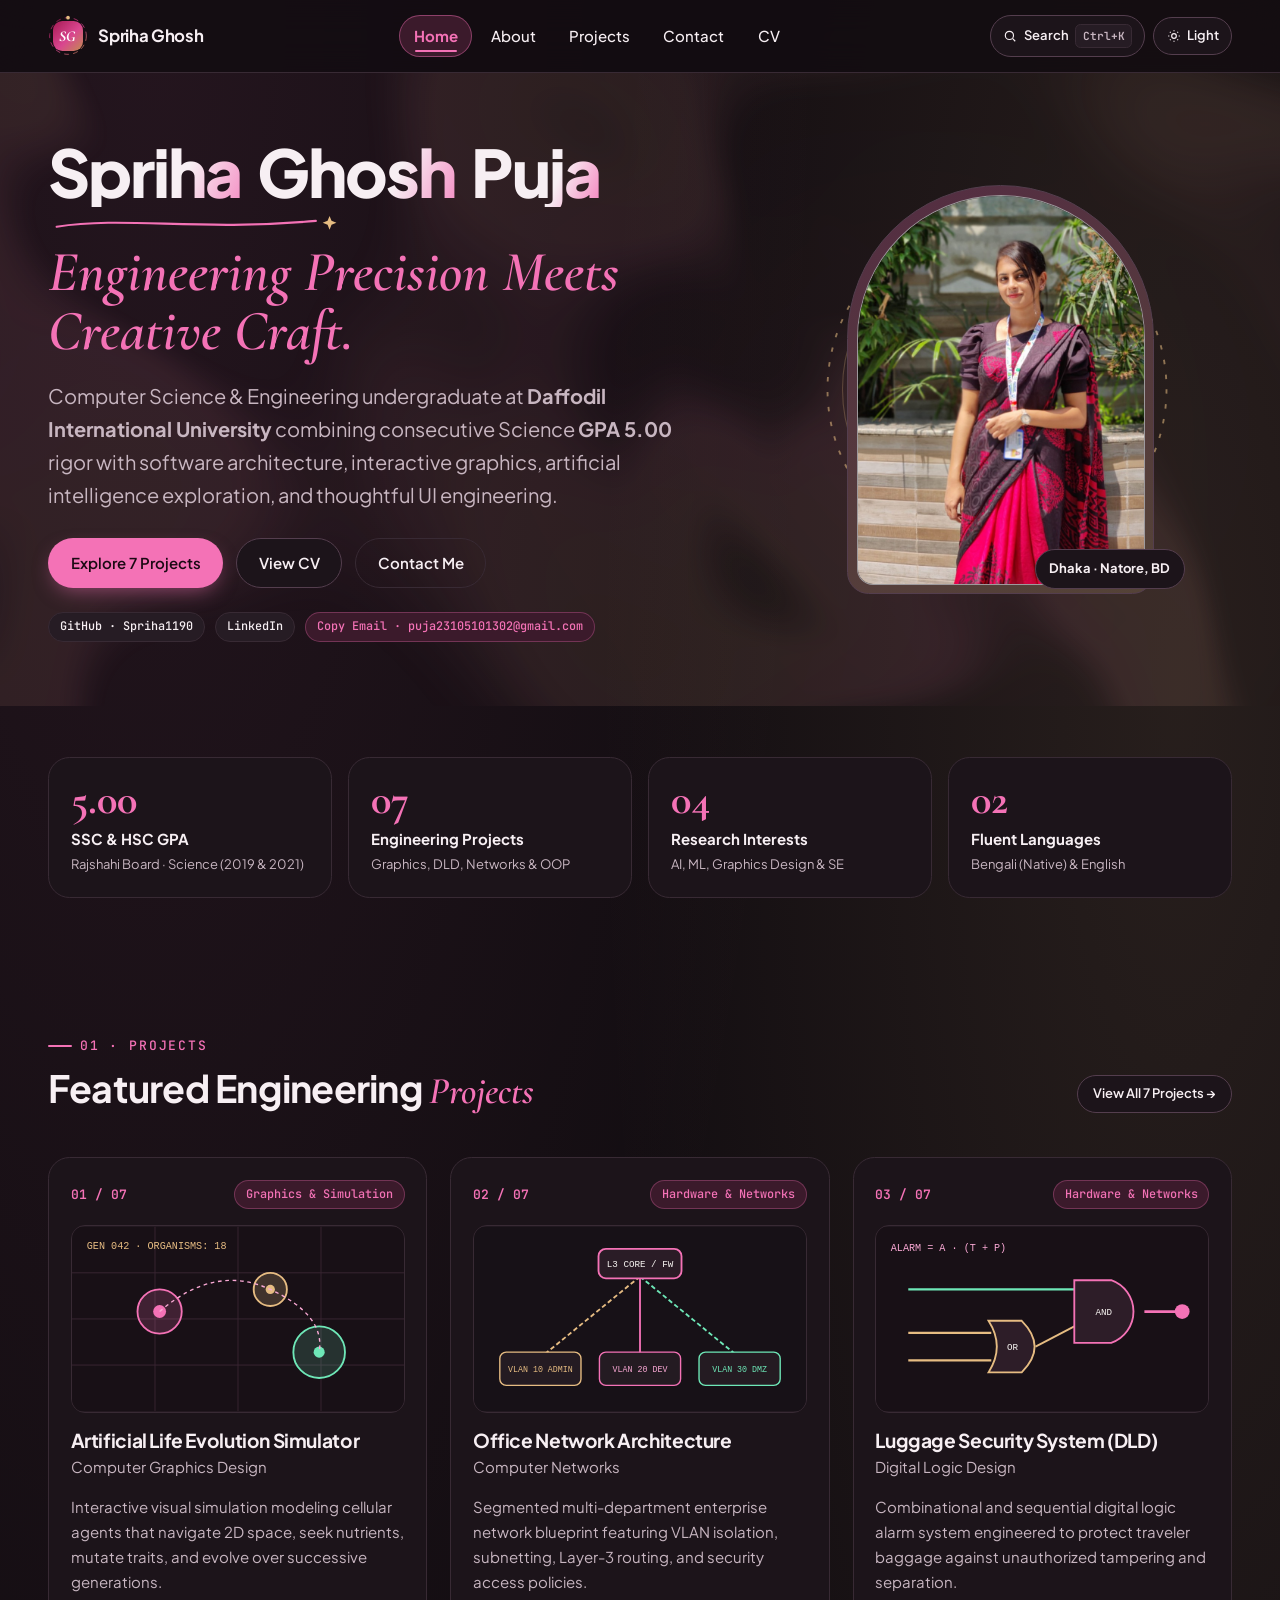
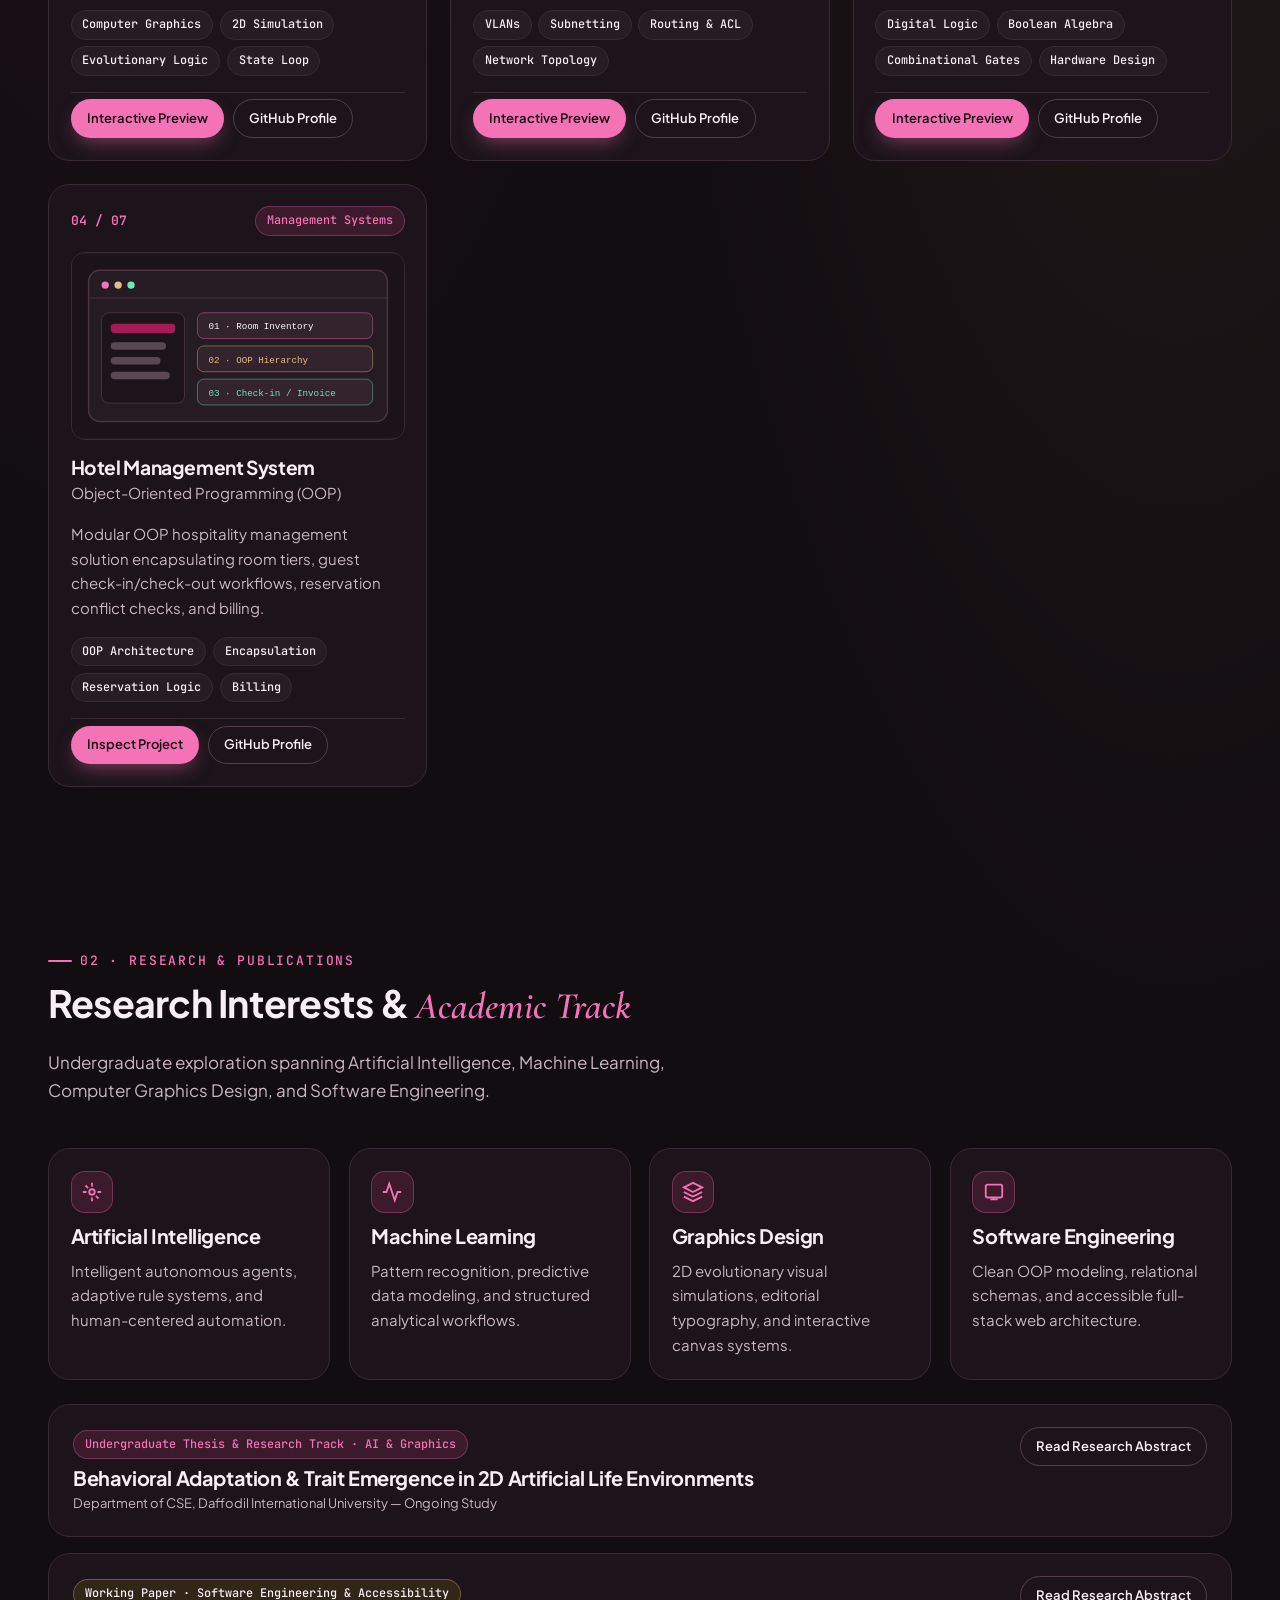
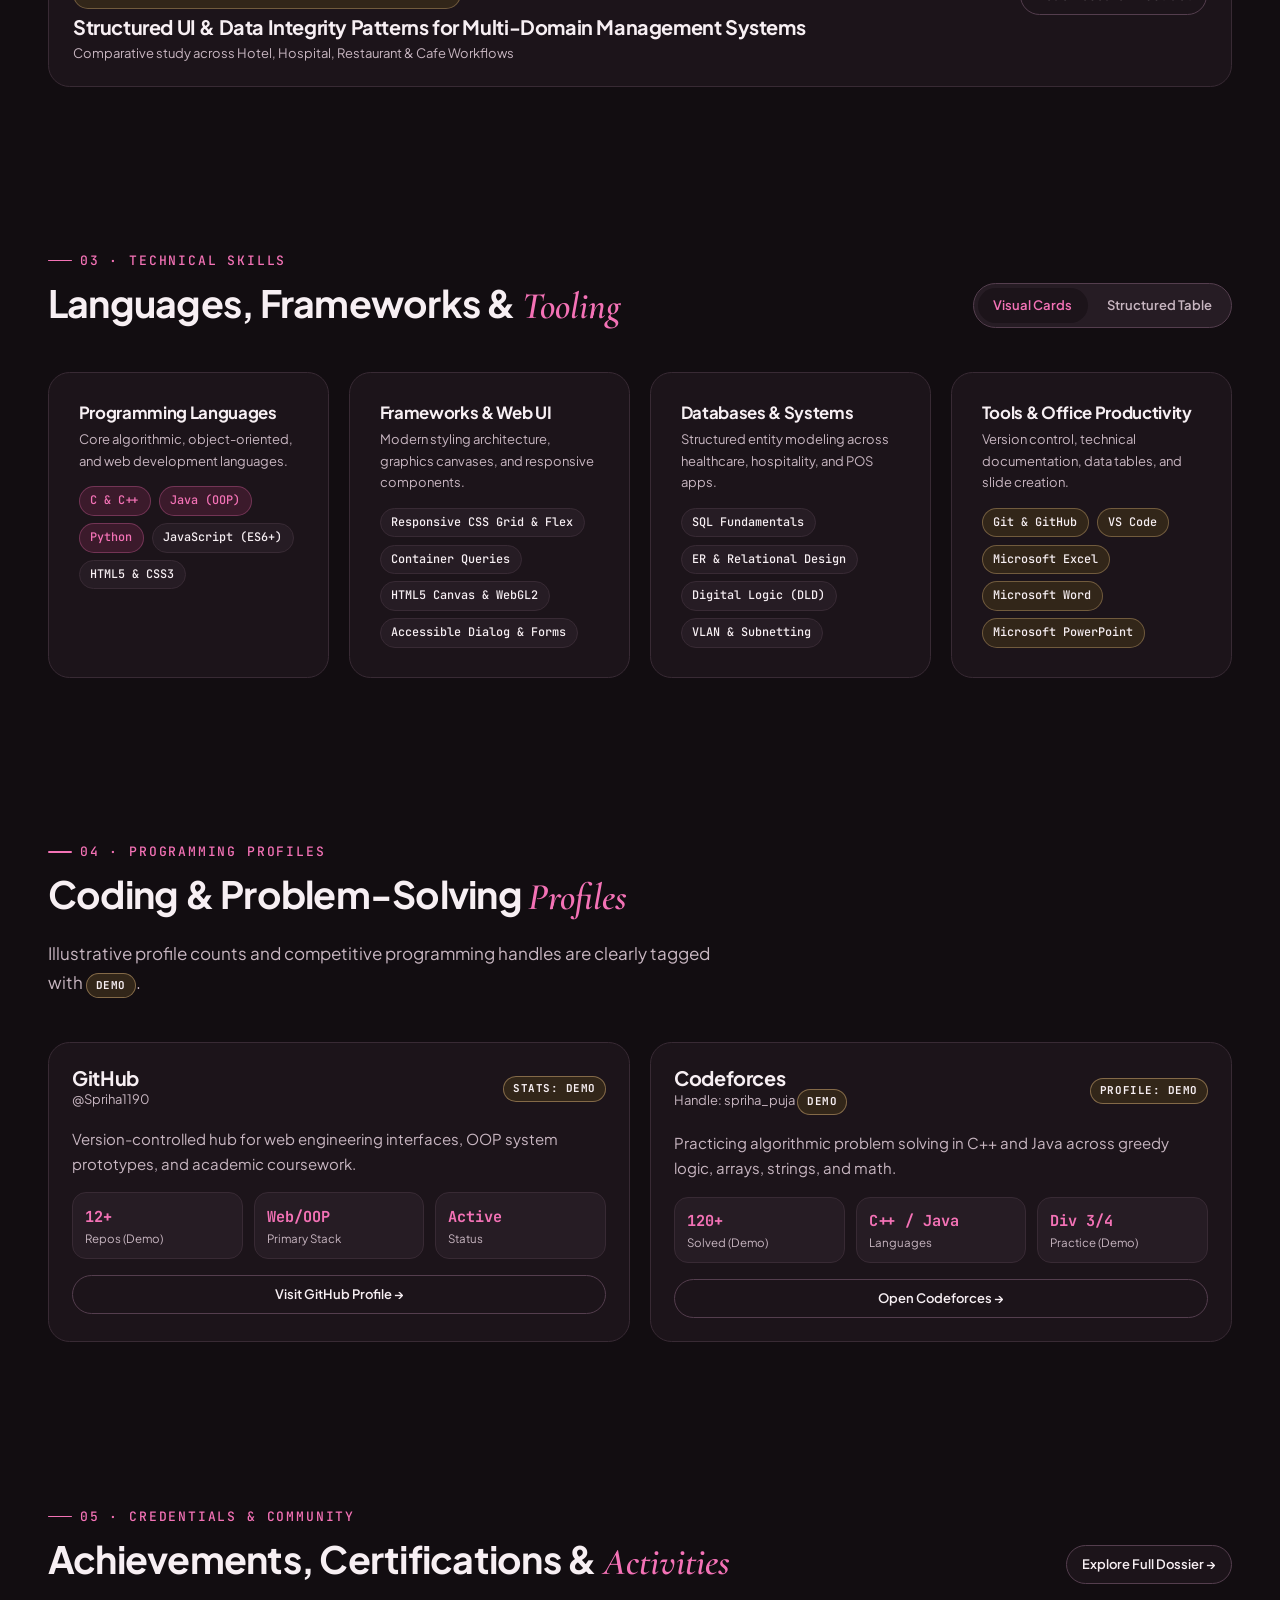
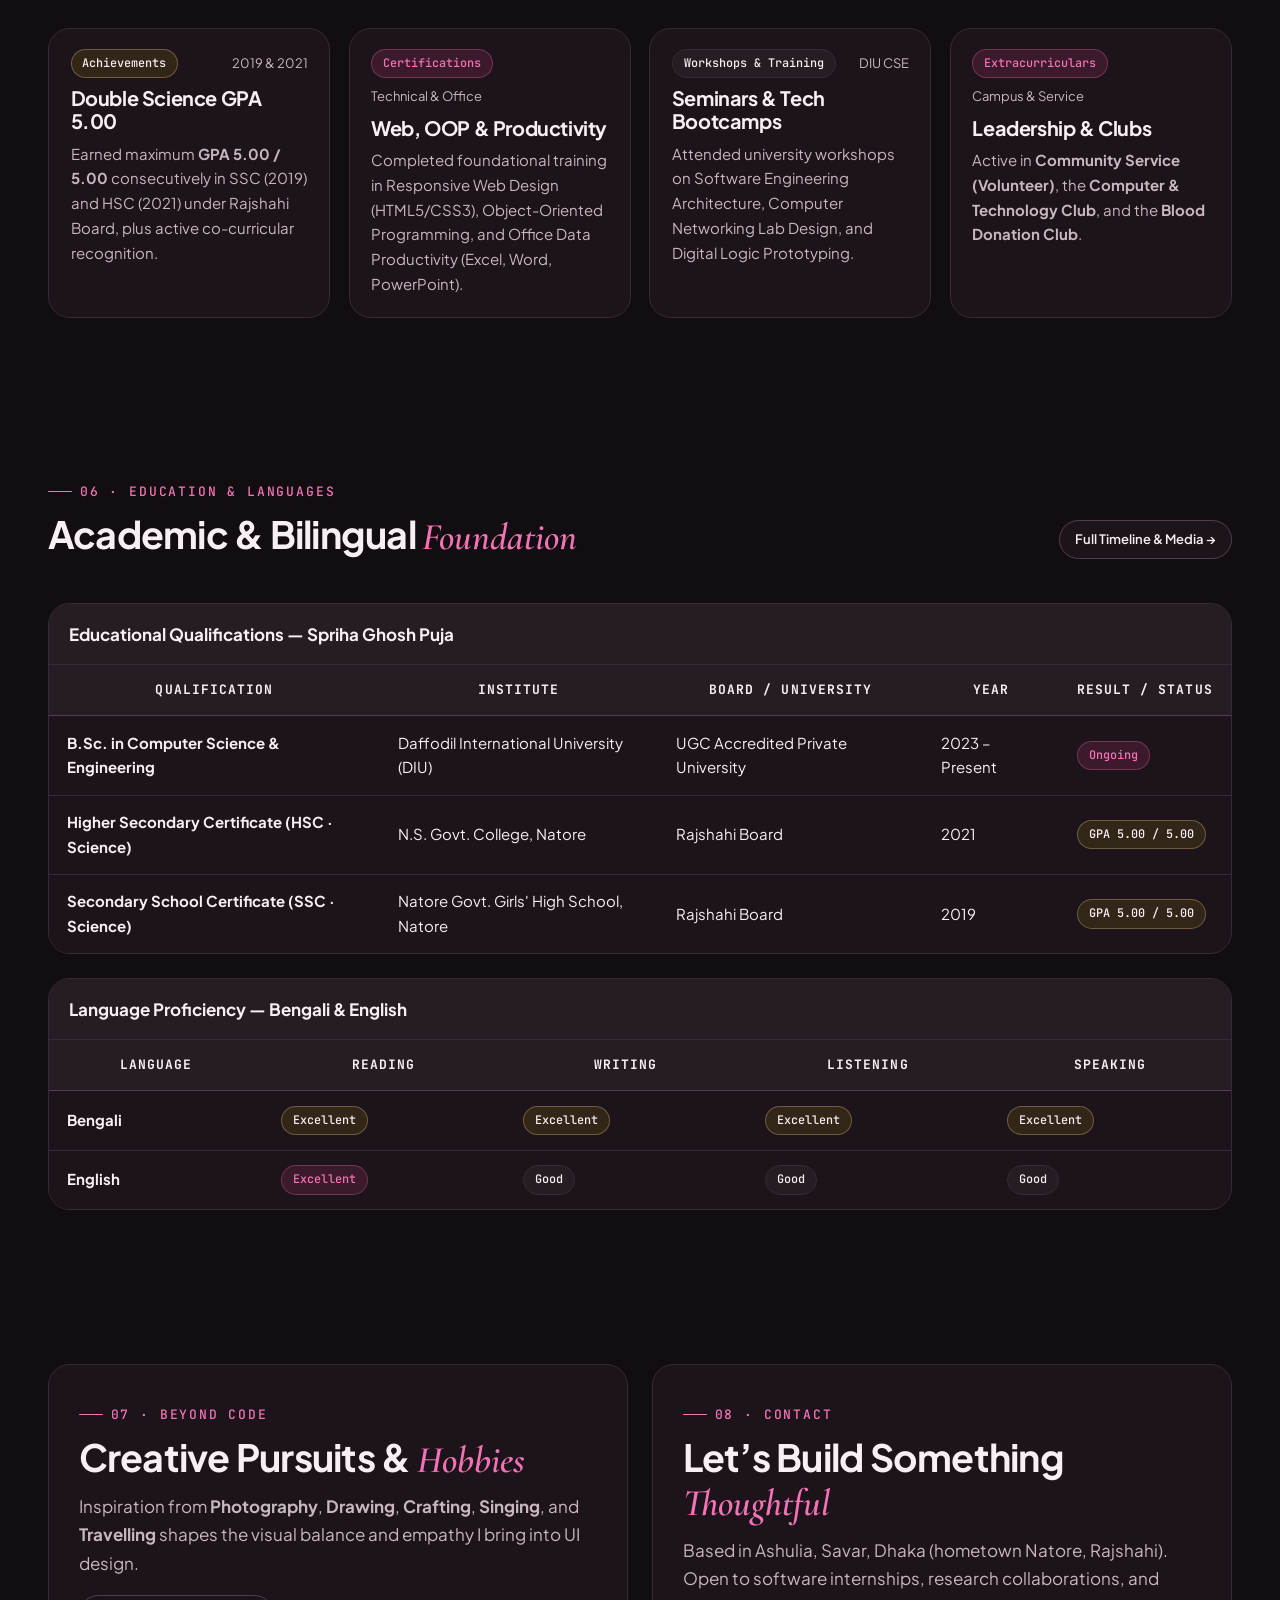
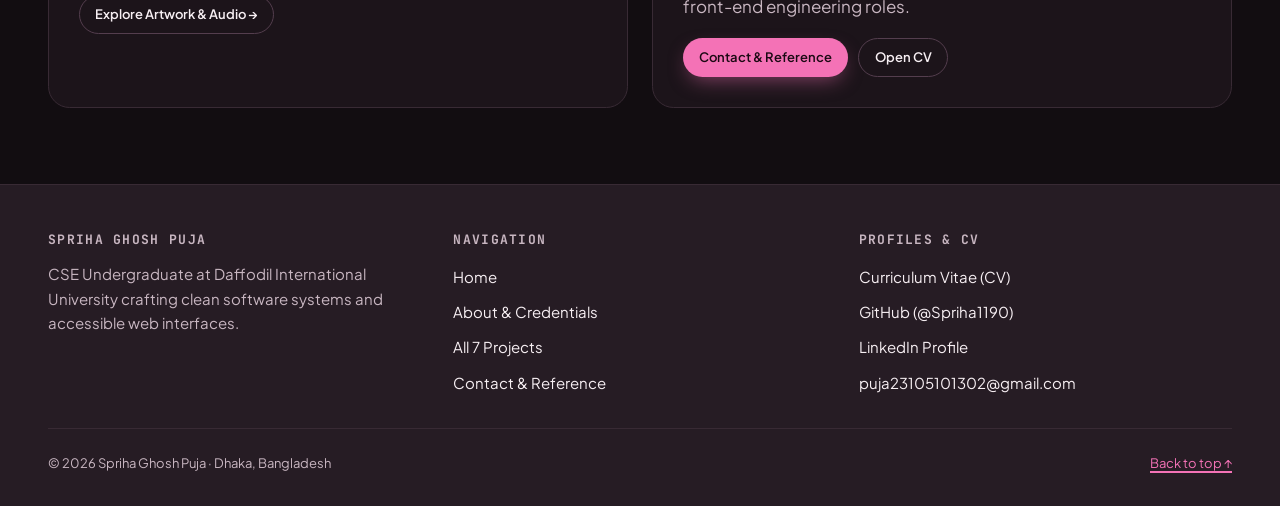
<file: index.html>
<!DOCTYPE html>
<html lang="en">
<head>
  <meta charset="UTF-8">
  <meta name="viewport" content="width=device-width, initial-scale=1.0">
  <meta name="color-scheme" content="dark">
  <script>
    try {
      document.querySelector('meta[name="color-scheme"]').content = localStorage.getItem('spriha-theme') === 'light' ? 'light' : 'dark';
    } catch {}
  </script>
  <title>Spriha Ghosh Puja — CSE Portfolio &amp; Software Builder</title>
  <meta name="description" content="Personal portfolio of Spriha Ghosh Puja, B.Sc. in Computer Science &amp; Engineering undergraduate at Daffodil International University. Projects, research interests, technical skills, programming profiles, and CV.">
  <meta property="og:title" content="Spriha Ghosh Puja — CSE Portfolio">
  <meta property="og:description" content="Explore engineering projects, AI/ML &amp; software research interests, technical skills, certifications, and CV.">
  <meta property="og:type" content="website">
  <meta property="og:url" content="https://spriha-zeta.vercel.app/">
  <link rel="canonical" href="https://spriha-zeta.vercel.app/">
  <link rel="icon" type="image/svg+xml" href="assets/images/favicon.svg">
  <link rel="preconnect" href="https://fonts.googleapis.com">
  <link rel="preconnect" href="https://fonts.gstatic.com" crossorigin>
  <link rel="stylesheet" href="https://fonts.googleapis.com/css2?family=Cormorant+Garamond:ital,wght@0,600;0,700;1,600;1,700&family=JetBrains+Mono:wght@400;500;600;700&family=Plus+Jakarta+Sans:wght@400;500;600;700;800&display=swap">
  <link rel="stylesheet" href="css/tokens.css">
  <link rel="stylesheet" href="css/base.css">
  <link rel="stylesheet" href="css/components.css">
  <link rel="stylesheet" href="css/pages.css">
  <link rel="stylesheet" href="css/animations.css">
</head>
<body>
  <a class="skip-link" href="#main-content">Skip to main content</a>
  <div id="scroll-progress" aria-hidden="true"></div>

  <header class="site-header">
    <div class="container header-inner">
      <a class="site-logo magnetic-btn" href="index.html">
        <span class="site-logo-monogram" aria-hidden="true">
          <svg class="sg-emblem-svg" viewBox="0 0 48 48" width="40" height="40">
            <defs>
              <linearGradient id="hdrLogoGrad" x1="0" y1="0" x2="1" y2="1">
                <stop offset="0%" stop-color="#A61B55"/>
                <stop offset="55%" stop-color="#D9468F"/>
                <stop offset="100%" stop-color="#C28D50"/>
              </linearGradient>
            </defs>
            <g class="sg-orbit-ring">
              <circle cx="24" cy="24" r="22" fill="none" stroke="url(#hdrLogoGrad)" stroke-width="1.2" stroke-dasharray="6 5" opacity="0.75"/>
            </g>
            <g class="sg-spark-dot">
              <circle cx="24" cy="2" r="2.2" fill="#E6BC82"/>
            </g>
            <rect x="6" y="6" width="36" height="36" rx="11" fill="url(#hdrLogoGrad)"/>
            <text x="24" y="30" text-anchor="middle" fill="#FFFFFF" font-family="'Cormorant Garamond', Georgia, serif" font-style="italic" font-weight="700" font-size="18">SG</text>
          </svg>
        </span>
        <span class="site-logo-text">
          <span class="site-logo-name">Spriha Ghosh</span>
        </span>
      </a>

      <nav class="site-nav" aria-label="Primary">
        <button
          class="menu-button"
          type="button"
          popovertarget="site-menu"
          popovertargetaction="toggle"
          aria-controls="site-menu"
        >
          <svg width="18" height="18" viewBox="0 0 24 24" fill="none" stroke="currentColor" stroke-width="2" stroke-linecap="round" aria-hidden="true">
            <line x1="4" y1="7" x2="20" y2="7"/>
            <line x1="4" y1="12" x2="20" y2="12"/>
            <line x1="4" y1="17" x2="20" y2="17"/>
          </svg>
          <span>Menu</span>
        </button>

        <ul id="site-menu" class="site-menu" popover="auto">
          <li><a href="index.html" aria-current="page">Home</a></li>
          <li><a href="about.html">About</a></li>
          <li><a href="projects.html">Projects</a></li>
          <li><a href="contact.html">Contact</a></li>
          <li><a href="cv.html">CV</a></li>
        </ul>
      </nav>

      <div class="header-actions">
        <button type="button" class="icon-pill-btn" data-open-cmd aria-label="Open command palette">
          <svg width="14" height="14" viewBox="0 0 24 24" fill="none" stroke="currentColor" stroke-width="2" aria-hidden="true">
            <circle cx="11" cy="11" r="7"/>
            <line x1="21" y1="21" x2="16.65" y2="16.65"/>
          </svg>
          <span>Search</span>
          <kbd class="kbd-badge">Ctrl+K</kbd>
        </button>

        <button type="button" class="icon-pill-btn" data-theme-toggle aria-label="Toggle color theme">
          <span class="theme-option-to-dark">
            <svg width="14" height="14" viewBox="0 0 24 24" fill="none" stroke="currentColor" stroke-width="2" aria-hidden="true">
              <path d="M21 12.79A9 9 0 1 1 11.21 3 7 7 0 0 0 21 12.79z"/>
            </svg>
            <span class="visually-hidden">Switch to dark theme</span>
            <span>Dark</span>
          </span>
          <span class="theme-option-to-light">
            <svg width="14" height="14" viewBox="0 0 24 24" fill="none" stroke="currentColor" stroke-width="2" aria-hidden="true">
              <circle cx="12" cy="12" r="4"/>
              <path d="M12 2v2M12 20v2M4.93 4.93l1.41 1.41M17.66 17.66l1.41 1.41M2 12h2M20 12h2M6.34 17.66l-1.41 1.41M19.07 4.93l-1.41 1.41"/>
            </svg>
            <span class="visually-hidden">Switch to light theme</span>
            <span>Light</span>
          </span>
        </button>
      </div>
    </div>
  </header>

  <main id="main-content">
    <!-- Hero Section with Interactive WebGL2 Fluid Shader -->
    <section class="hero-section">
      <canvas id="hero-canvas" class="hero-canvas" aria-hidden="true"></canvas>
      <div class="container hero-grid">
        <div>
          <h1 class="hero-title">
            <span class="hero-name-line">
              <span class="hero-name-word">Spriha</span>
              <span class="hero-name-word">Ghosh</span>
              <span class="hero-name-word">Puja</span>
            </span>
            <svg class="signature-flourish-wrap" viewBox="0 0 300 22" width="300" height="22" aria-hidden="true">
              <path
                class="signature-flourish-path"
                d="M4,15 C74,4 148,20 268,9"
                fill="none"
                stroke="currentColor"
                stroke-width="2.2"
                stroke-linecap="round"
              />
              <path
                class="signature-star"
                d="M282,4 L284,9 L289,11 L284,13 L282,18 L280,13 L275,11 L280,9 Z"
                fill="var(--gold)"
              />
            </svg>
            <span class="editorial-italic">Engineering Precision Meets Creative Craft.</span>
          </h1>

          <p class="hero-lead">
            Computer Science &amp; Engineering undergraduate at <strong>Daffodil International University</strong>
            combining consecutive Science <strong>GPA 5.00</strong> rigor with software architecture, interactive graphics,
            artificial intelligence exploration, and thoughtful UI engineering.
          </p>

          <div class="hero-cta-row">
            <a class="btn btn-primary magnetic-btn" href="projects.html">Explore 7 Projects</a>
            <a class="btn btn-secondary magnetic-btn" href="cv.html">View CV</a>
            <a class="btn btn-ghost" href="contact.html">Contact Me</a>
          </div>

          <div class="hero-social-row">
            <a class="tag" href="https://github.com/Spriha1190" target="_blank" rel="noopener noreferrer">GitHub · Spriha1190</a>
            <a class="tag" href="https://www.linkedin.com/in/spriha-ghosh-puja-1907b3451" target="_blank" rel="noopener noreferrer">LinkedIn</a>
            <button type="button" class="tag tag-accent" data-copy-text="puja23105101302@gmail.com" data-copy-label="email" style="cursor:pointer;">
              Copy Email · puja23105101302@gmail.com
            </button>
          </div>
        </div>

        <!-- Levitating Sculpted Editorial Arch Portrait -->
        <div class="portrait-stage">
          <svg class="portrait-ring-svg" viewBox="0 0 240 240" aria-hidden="true">
            <circle cx="120" cy="120" r="113" fill="none" stroke="currentColor" stroke-width="1.25" stroke-dasharray="3 7"/>
            <circle cx="120" cy="120" r="103" fill="none" stroke="currentColor" stroke-width="0.75" stroke-opacity="0.45"/>
          </svg>
          <svg class="portrait-ring-inner" viewBox="0 0 240 240" aria-hidden="true">
            <circle cx="120" cy="120" r="96" fill="none" stroke="currentColor" stroke-width="1" stroke-dasharray="10 6"/>
          </svg>
          <div class="portrait-arch">
            <div class="portrait-arch-inner">
              <img
                src="assets/images/spriha-portrait.png"
                alt="Portrait of Spriha Ghosh Puja wearing a plum and rani-rose saree on university campus"
                width="768"
                height="1024"
                fetchpriority="high"
              >
            </div>
          </div>
          <div class="portrait-badge portrait-badge-bottom">
            <span>Dhaka · Natore, BD</span>
          </div>
        </div>
      </div>
    </section>

    <!-- Metrics Strip -->
    <section class="section-tight" aria-label="Key academic and engineering highlights">
      <div class="container metrics-strip">
        <div class="metric-card spotlight-card">
          <div class="metric-value">5.00</div>
          <div class="metric-label">SSC &amp; HSC GPA</div>
          <p class="metric-note">Rajshahi Board · Science (2019 &amp; 2021)</p>
        </div>
        <div class="metric-card spotlight-card">
          <div class="metric-value">07</div>
          <div class="metric-label">Engineering Projects</div>
          <p class="metric-note">Graphics, DLD, Networks &amp; OOP</p>
        </div>
        <div class="metric-card spotlight-card">
          <div class="metric-value">04</div>
          <div class="metric-label">Research Interests</div>
          <p class="metric-note">AI, ML, Graphics Design &amp; SE</p>
        </div>
        <div class="metric-card spotlight-card">
          <div class="metric-value">02</div>
          <div class="metric-label">Fluent Languages</div>
          <p class="metric-note">Bengali (Native) &amp; English</p>
        </div>
      </div>
    </section>

    <!-- 01 · Featured Projects -->
    <section class="section" id="featured-work">
      <div class="container">
        <div class="section-head">
          <div>
            <p class="eyebrow">01 · Projects</p>
            <h2 class="section-title">Featured Engineering <span class="editorial-italic">Projects</span></h2>
          </div>
          <a class="btn btn-secondary btn-sm magnetic-btn" href="projects.html">View All 7 Projects &rarr;</a>
        </div>

        <div id="featured-projects-grid" class="projects-grid"></div>
      </div>
    </section>

    <!-- 02 · Research Interests & Publications -->
    <section class="section" id="research-section">
      <div class="container">
        <div class="section-head">
          <div>
            <p class="eyebrow">02 · Research &amp; Publications</p>
            <h2 class="section-title">Research Interests &amp; <span class="editorial-italic">Academic Track</span></h2>
          </div>
          <p class="section-subtitle">
            Undergraduate exploration spanning Artificial Intelligence, Machine Learning, Computer Graphics Design, and Software Engineering.
          </p>
        </div>

        <div class="pillars-grid" style="margin-block-end:1.5rem;">
          <article class="pillar-card spotlight-card">
            <div class="pillar-icon" aria-hidden="true">
              <svg width="22" height="22" viewBox="0 0 24 24" fill="none" stroke="currentColor" stroke-width="2">
                <circle cx="12" cy="12" r="3"/><path d="M12 2v4M12 18v4M4.93 4.93l2.83 2.83M16.24 16.24l2.83 2.83M2 12h4M18 12h4"/>
              </svg>
            </div>
            <h3>Artificial Intelligence</h3>
            <p class="hint" style="font-size:var(--text-sm);">Intelligent autonomous agents, adaptive rule systems, and human-centered automation.</p>
          </article>

          <article class="pillar-card spotlight-card">
            <div class="pillar-icon" aria-hidden="true">
              <svg width="22" height="22" viewBox="0 0 24 24" fill="none" stroke="currentColor" stroke-width="2">
                <polyline points="22 12 18 12 15 21 9 3 6 12 2 12"/>
              </svg>
            </div>
            <h3>Machine Learning</h3>
            <p class="hint" style="font-size:var(--text-sm);">Pattern recognition, predictive data modeling, and structured analytical workflows.</p>
          </article>

          <article class="pillar-card spotlight-card">
            <div class="pillar-icon" aria-hidden="true">
              <svg width="22" height="22" viewBox="0 0 24 24" fill="none" stroke="currentColor" stroke-width="2">
                <polygon points="12 2 2 7 12 12 22 7 12 2"/><polyline points="2 17 12 22 22 17"/><polyline points="2 12 12 17 22 12"/>
              </svg>
            </div>
            <h3>Graphics Design</h3>
            <p class="hint" style="font-size:var(--text-sm);">2D evolutionary visual simulations, editorial typography, and interactive canvas systems.</p>
          </article>

          <article class="pillar-card spotlight-card">
            <div class="pillar-icon" aria-hidden="true">
              <svg width="22" height="22" viewBox="0 0 24 24" fill="none" stroke="currentColor" stroke-width="2">
                <rect x="3" y="4" width="18" height="14" rx="2"/><line x1="8" y1="20" x2="16" y2="20"/><line x1="12" y1="18" x2="12" y2="20"/>
              </svg>
            </div>
            <h3>Software Engineering</h3>
            <p class="hint" style="font-size:var(--text-sm);">Clean OOP modeling, relational schemas, and accessible full-stack web architecture.</p>
          </article>
        </div>

        <div class="research-list">
          <article class="research-card spotlight-card">
            <div class="research-head">
              <div>
                <span class="tag tag-accent" style="margin-block-end:0.45rem;">Undergraduate Thesis &amp; Research Track · AI &amp; Graphics</span>
                <h3>Behavioral Adaptation &amp; Trait Emergence in 2D Artificial Life Environments</h3>
                <p class="hint" style="margin-block-start:0.25rem;">Department of CSE, Daffodil International University — Ongoing Study</p>
              </div>
              <button type="button" class="btn btn-secondary btn-sm" data-abstract-toggle aria-expanded="false" aria-controls="abs-1">
                Read Research Abstract
              </button>
            </div>
            <div id="abs-1" class="research-abstract" hidden>
              Investigates how lightweight rule-based autonomous agents adapt under spatial nutrient scarcity and stochastic trait mutation in real-time 2D graphics pipelines, bridging foundational AI concepts with interactive browser rendering.
            </div>
          </article>

          <article class="research-card spotlight-card">
            <div class="research-head">
              <div>
                <span class="tag tag-gold" style="margin-block-end:0.45rem;">Working Paper · Software Engineering &amp; Accessibility</span>
                <h3>Structured UI &amp; Data Integrity Patterns for Multi-Domain Management Systems</h3>
                <p class="hint" style="margin-block-start:0.25rem;">Comparative study across Hotel, Hospital, Restaurant &amp; Cafe Workflows</p>
              </div>
              <button type="button" class="btn btn-secondary btn-sm" data-abstract-toggle aria-expanded="false" aria-controls="abs-2">
                Read Research Abstract
              </button>
            </div>
            <div id="abs-2" class="research-abstract" hidden>
              Evaluates how semantic HTML5 constraint validation, relational entity modeling, and clean role-driven interfaces minimize operational entry errors across academic and service management software.
            </div>
          </article>
        </div>
      </div>
    </section>

    <!-- 03 · Technical Skills Matrix -->
    <section class="section" id="skills-section">
      <div class="container">
        <div class="section-head">
          <div>
            <p class="eyebrow">03 · Technical Skills</p>
            <h2 class="section-title">Languages, Frameworks &amp; <span class="editorial-italic">Tooling</span></h2>
          </div>
          <div class="view-switcher" role="group" aria-label="Skills display format">
            <button type="button" class="view-switch-btn" data-skills-view="cards" aria-pressed="true">Visual Cards</button>
            <button type="button" class="view-switch-btn" data-skills-view="table" aria-pressed="false">Structured Table</button>
          </div>
        </div>

        <div id="skills-cards-panel" class="skills-grid">
          <article class="card skill-group-card spotlight-card">
            <h3>Programming Languages</h3>
            <p>Core algorithmic, object-oriented, and web development languages.</p>
            <ul class="skill-list">
              <li class="tag tag-accent">C &amp; C++</li>
              <li class="tag tag-accent">Java (OOP)</li>
              <li class="tag tag-accent">Python</li>
              <li class="tag">JavaScript (ES6+)</li>
              <li class="tag">HTML5 &amp; CSS3</li>
            </ul>
          </article>

          <article class="card skill-group-card spotlight-card">
            <h3>Frameworks &amp; Web UI</h3>
            <p>Modern styling architecture, graphics canvases, and responsive components.</p>
            <ul class="skill-list">
              <li class="tag">Responsive CSS Grid &amp; Flex</li>
              <li class="tag">Container Queries</li>
              <li class="tag">HTML5 Canvas &amp; WebGL2</li>
              <li class="tag">Accessible Dialog &amp; Forms</li>
            </ul>
          </article>

          <article class="card skill-group-card spotlight-card">
            <h3>Databases &amp; Systems</h3>
            <p>Structured entity modeling across healthcare, hospitality, and POS apps.</p>
            <ul class="skill-list">
              <li class="tag">SQL Fundamentals</li>
              <li class="tag">ER &amp; Relational Design</li>
              <li class="tag">Digital Logic (DLD)</li>
              <li class="tag">VLAN &amp; Subnetting</li>
            </ul>
          </article>

          <article class="card skill-group-card spotlight-card">
            <h3>Tools &amp; Office Productivity</h3>
            <p>Version control, technical documentation, data tables, and slide creation.</p>
            <ul class="skill-list">
              <li class="tag tag-gold">Git &amp; GitHub</li>
              <li class="tag tag-gold">VS Code</li>
              <li class="tag tag-gold">Microsoft Excel</li>
              <li class="tag tag-gold">Microsoft Word</li>
              <li class="tag tag-gold">Microsoft PowerPoint</li>
            </ul>
          </article>
        </div>

        <div id="skills-table-panel" class="hidden-panel" hidden>
          <div tabindex="0" role="region" aria-labelledby="skills-table-caption" class="table-wrapper">
            <table class="data-table table-skills">
              <caption id="skills-table-caption">Technical Skills, Databases &amp; Development Tools</caption>
              <thead>
                <tr>
                  <th>Skill Domain</th>
                  <th>Category</th>
                  <th>Core Technologies</th>
                  <th>Applied Context</th>
                </tr>
              </thead>
              <tbody>
                <tr>
                  <th scope="row">Programming Languages</th>
                  <td>Languages</td>
                  <td>C, C++, Java, Python, HTML5, CSS3, JavaScript</td>
                  <td>OOP Software, Graphics &amp; Web Projects</td>
                </tr>
                <tr>
                  <th scope="row">Databases &amp; Modeling</th>
                  <td>Data</td>
                  <td>SQL, Relational Schemas, Entity Validation</td>
                  <td>Hospital, Hotel, Restaurant &amp; Cafe Systems</td>
                </tr>
                <tr>
                  <th scope="row">Tools &amp; Productivity</th>
                  <td>Dev &amp; Office</td>
                  <td>Git, GitHub, VS Code, MS Excel, Word &amp; PowerPoint</td>
                  <td>Version Control, Reports &amp; Presentations</td>
                </tr>
                <tr>
                  <th scope="row">Hardware &amp; Networks</th>
                  <td>Systems</td>
                  <td>Boolean Logic Gates, VLANs, Subnetting &amp; ACLs</td>
                  <td>Luggage Security (DLD) &amp; Office Network</td>
                </tr>
              </tbody>
            </table>
          </div>
        </div>
      </div>
    </section>

    <!-- 04 · Programming Profiles (GitHub & Codeforces) -->
    <section class="section" id="profiles-section">
      <div class="container">
        <div class="section-head">
          <div>
            <p class="eyebrow">04 · Programming Profiles</p>
            <h2 class="section-title">Coding &amp; Problem-Solving <span class="editorial-italic">Profiles</span></h2>
          </div>
          <p class="section-subtitle">
            Illustrative profile counts and competitive programming handles are clearly tagged with <span class="demo-badge">Demo</span>.
          </p>
        </div>

        <div class="profiles-grid">
          <article class="profile-card spotlight-card tilt-card">
            <div class="profile-head">
              <div>
                <h3>GitHub</h3>
                <p class="hint">@Spriha1190</p>
              </div>
              <span class="demo-badge">Stats: Demo</span>
            </div>
            <p style="color:var(--muted);font-size:var(--text-sm);">
              Version-controlled hub for web engineering interfaces, OOP system prototypes, and academic coursework.
            </p>
            <div class="profile-stats">
              <div class="profile-stat-box">
                <div class="profile-stat-val">12+</div>
                <div class="profile-stat-key">Repos (Demo)</div>
              </div>
              <div class="profile-stat-box">
                <div class="profile-stat-val">Web/OOP</div>
                <div class="profile-stat-key">Primary Stack</div>
              </div>
              <div class="profile-stat-box">
                <div class="profile-stat-val">Active</div>
                <div class="profile-stat-key">Status</div>
              </div>
            </div>
            <a class="btn btn-secondary btn-sm magnetic-btn" href="https://github.com/Spriha1190" target="_blank" rel="noopener noreferrer">
              Visit GitHub Profile &rarr;
            </a>
          </article>

          <article class="profile-card spotlight-card tilt-card">
            <div class="profile-head">
              <div>
                <h3>Codeforces</h3>
                <p class="hint">Handle: spriha_puja <span class="demo-badge">Demo</span></p>
              </div>
              <span class="demo-badge">Profile: Demo</span>
            </div>
            <p style="color:var(--muted);font-size:var(--text-sm);">
              Practicing algorithmic problem solving in C++ and Java across greedy logic, arrays, strings, and math.
            </p>
            <div class="profile-stats">
              <div class="profile-stat-box">
                <div class="profile-stat-val">120+</div>
                <div class="profile-stat-key">Solved (Demo)</div>
              </div>
              <div class="profile-stat-box">
                <div class="profile-stat-val">C++ / Java</div>
                <div class="profile-stat-key">Languages</div>
              </div>
              <div class="profile-stat-box">
                <div class="profile-stat-val">Div 3/4</div>
                <div class="profile-stat-key">Practice (Demo)</div>
              </div>
            </div>
            <a class="btn btn-secondary btn-sm magnetic-btn" href="https://codeforces.com/" target="_blank" rel="noopener noreferrer">
              Open Codeforces &rarr;
            </a>
          </article>
        </div>
      </div>
    </section>

    <!-- 05 · Certifications, Achievements, Extracurriculars & Workshops -->
    <section class="section" id="credentials-section">
      <div class="container">
        <div class="section-head">
          <div>
            <p class="eyebrow">05 · Credentials &amp; Community</p>
            <h2 class="section-title">Achievements, Certifications &amp; <span class="editorial-italic">Activities</span></h2>
          </div>
          <a class="btn btn-secondary btn-sm magnetic-btn" href="about.html">Explore Full Dossier &rarr;</a>
        </div>

        <div class="credential-grid">
          <article class="credential-card spotlight-card">
            <div class="credential-meta">
              <span class="tag tag-gold">Achievements</span>
              <span class="hint">2019 &amp; 2021</span>
            </div>
            <h3>Double Science GPA 5.00</h3>
            <p style="color:var(--muted);font-size:var(--text-sm);">
              Earned maximum <strong>GPA 5.00 / 5.00</strong> consecutively in SSC (2019) and HSC (2021) under Rajshahi Board, plus active co-curricular recognition.
            </p>
          </article>

          <article class="credential-card spotlight-card">
            <div class="credential-meta">
              <span class="tag tag-accent">Certifications</span>
              <span class="hint">Technical &amp; Office</span>
            </div>
            <h3>Web, OOP &amp; Productivity</h3>
            <p style="color:var(--muted);font-size:var(--text-sm);">
              Completed foundational training in Responsive Web Design (HTML5/CSS3), Object-Oriented Programming, and Office Data Productivity (Excel, Word, PowerPoint).
            </p>
          </article>

          <article class="credential-card spotlight-card">
            <div class="credential-meta">
              <span class="tag">Workshops &amp; Training</span>
              <span class="hint">DIU CSE</span>
            </div>
            <h3>Seminars &amp; Tech Bootcamps</h3>
            <p style="color:var(--muted);font-size:var(--text-sm);">
              Attended university workshops on Software Engineering Architecture, Computer Networking Lab Design, and Digital Logic Prototyping.
            </p>
          </article>

          <article class="credential-card spotlight-card">
            <div class="credential-meta">
              <span class="tag tag-accent">Extracurriculars</span>
              <span class="hint">Campus &amp; Service</span>
            </div>
            <h3>Leadership &amp; Clubs</h3>
            <p style="color:var(--muted);font-size:var(--text-sm);">
              Active in <strong>Community Service (Volunteer)</strong>, the <strong>Computer &amp; Technology Club</strong>, and the <strong>Blood Donation Club</strong>.
            </p>
          </article>
        </div>
      </div>
    </section>

    <!-- 06 · Academic & Language Tables -->
    <section class="section" id="education-snapshot">
      <div class="container">
        <div class="section-head">
          <div>
            <p class="eyebrow">06 · Education &amp; Languages</p>
            <h2 class="section-title">Academic &amp; Bilingual <span class="editorial-italic">Foundation</span></h2>
          </div>
          <a class="btn btn-secondary btn-sm" href="about.html#education">Full Timeline &amp; Media &rarr;</a>
        </div>

        <div tabindex="0" role="region" aria-labelledby="home-edu-caption" class="table-wrapper" style="margin-block-end:1.5rem;">
          <table class="data-table table-education">
            <caption id="home-edu-caption">Educational Qualifications — Spriha Ghosh Puja</caption>
            <thead>
              <tr>
                <th>Qualification</th>
                <th>Institute</th>
                <th>Board / University</th>
                <th>Year</th>
                <th>Result / Status</th>
              </tr>
            </thead>
            <tbody>
              <tr>
                <th scope="row">B.Sc. in Computer Science &amp; Engineering</th>
                <td>Daffodil International University (DIU)</td>
                <td>UGC Accredited Private University</td>
                <td>2023 – Present</td>
                <td><span class="tag tag-accent">Ongoing</span></td>
              </tr>
              <tr>
                <th scope="row">Higher Secondary Certificate (HSC · Science)</th>
                <td>N.S. Govt. College, Natore</td>
                <td>Rajshahi Board</td>
                <td>2021</td>
                <td><span class="tag tag-gold">GPA 5.00 / 5.00</span></td>
              </tr>
              <tr>
                <th scope="row">Secondary School Certificate (SSC · Science)</th>
                <td>Natore Govt. Girls' High School, Natore</td>
                <td>Rajshahi Board</td>
                <td>2019</td>
                <td><span class="tag tag-gold">GPA 5.00 / 5.00</span></td>
              </tr>
            </tbody>
          </table>
        </div>

        <div tabindex="0" role="region" aria-labelledby="home-lang-caption" class="table-wrapper">
          <table class="data-table table-languages">
            <caption id="home-lang-caption">Language Proficiency — Bengali &amp; English</caption>
            <thead>
              <tr>
                <th>Language</th>
                <th>Reading</th>
                <th>Writing</th>
                <th>Listening</th>
                <th>Speaking</th>
              </tr>
            </thead>
            <tbody>
              <tr>
                <th scope="row">Bengali</th>
                <td><span class="tag tag-gold">Excellent</span></td>
                <td><span class="tag tag-gold">Excellent</span></td>
                <td><span class="tag tag-gold">Excellent</span></td>
                <td><span class="tag tag-gold">Excellent</span></td>
              </tr>
              <tr>
                <th scope="row">English</th>
                <td><span class="tag tag-accent">Excellent</span></td>
                <td><span class="tag">Good</span></td>
                <td><span class="tag">Good</span></td>
                <td><span class="tag">Good</span></td>
              </tr>
            </tbody>
          </table>
        </div>
      </div>
    </section>

    <!-- 07 · Creative Life & Direct Contact CTA -->
    <section class="section">
      <div class="container split-two">
        <article class="card spotlight-card">
          <p class="eyebrow">07 · Beyond Code</p>
          <h2 class="section-title" style="margin-block-end:0.65rem;">Creative Pursuits &amp; <span class="editorial-italic">Hobbies</span></h2>
          <p class="section-subtitle" style="margin-block-end:1.15rem;">
            Inspiration from <strong>Photography</strong>, <strong>Drawing</strong>, <strong>Crafting</strong>,
            <strong>Singing</strong>, and <strong>Travelling</strong> shapes the visual balance and empathy I bring into UI design.
          </p>
          <a class="btn btn-secondary btn-sm magnetic-btn" href="about.html#creative-media">Explore Artwork &amp; Audio &rarr;</a>
        </article>

        <article class="card spotlight-card">
          <p class="eyebrow">08 · Contact</p>
          <h2 class="section-title" style="margin-block-end:0.65rem;">Let’s Build Something <span class="editorial-italic">Thoughtful</span></h2>
          <p class="section-subtitle" style="margin-block-end:1.15rem;">
            Based in Ashulia, Savar, Dhaka (hometown Natore, Rajshahi). Open to software internships, research collaborations, and front-end engineering roles.
          </p>
          <div style="display:flex;flex-wrap:wrap;gap:0.65rem;">
            <a class="btn btn-primary btn-sm magnetic-btn" href="contact.html">Contact &amp; Reference</a>
            <a class="btn btn-secondary btn-sm magnetic-btn" href="cv.html">Open CV</a>
          </div>
        </article>
      </div>
    </section>
  </main>

  <footer class="site-footer">
    <div class="container">
      <div class="footer-grid">
        <div>
          <h2 class="footer-heading">Spriha Ghosh Puja</h2>
          <p class="section-subtitle" style="font-size:var(--text-sm);">
            CSE Undergraduate at Daffodil International University crafting clean software systems and accessible web interfaces.
          </p>
        </div>
        <div>
          <h2 class="footer-heading">Navigation</h2>
          <ul class="footer-links">
            <li><a href="index.html">Home</a></li>
            <li><a href="about.html">About &amp; Credentials</a></li>
            <li><a href="projects.html">All 7 Projects</a></li>
            <li><a href="contact.html">Contact &amp; Reference</a></li>
          </ul>
        </div>
        <div>
          <h2 class="footer-heading">Profiles &amp; CV</h2>
          <ul class="footer-links">
            <li><a href="cv.html">Curriculum Vitae (CV)</a></li>
            <li><a href="https://github.com/Spriha1190" target="_blank" rel="noopener noreferrer">GitHub (@Spriha1190)</a></li>
            <li><a href="https://www.linkedin.com/in/spriha-ghosh-puja-1907b3451" target="_blank" rel="noopener noreferrer">LinkedIn Profile</a></li>
            <li><a href="mailto:puja23105101302@gmail.com">puja23105101302@gmail.com</a></li>
          </ul>
        </div>
      </div>

      <div class="footer-bottom">
        <span>&copy; 2026 Spriha Ghosh Puja · Dhaka, Bangladesh</span>
        <a href="#main-content">Back to top &uarr;</a>
      </div>
    </div>
  </footer>

  <!-- Project Case Study & Interactive Preview Dialog -->
  <dialog id="project-dialog" class="app-dialog" closedby="any" aria-labelledby="pd-title">
    <div class="dialog-head">
      <div>
        <p id="pd-kicker" class="eyebrow" style="margin-block-end:0.2rem;">Project Case Study</p>
        <h2 id="pd-title" style="font-size:var(--text-xl);">Project Title</h2>
      </div>
      <form method="dialog">
        <button type="submit" class="dialog-close-btn" aria-label="Close project dialog">&times;</button>
      </form>
    </div>
    <div class="dialog-body">
      <p id="pd-summary" style="margin-block-end:1rem;"></p>
      <div class="card" style="padding:1rem 1.15rem;margin-block-end:1rem;">
        <h3 style="font-size:var(--text-sm);margin-block-end:0.35rem;">System Architecture &amp; Design</h3>
        <p id="pd-arch" class="hint" style="font-size:var(--text-sm);"></p>
      </div>
      <h3 style="font-size:var(--text-sm);margin-block-end:0.45rem;">Key Engineering Highlights</h3>
      <ul id="pd-highlights" style="padding-inline-start:1.2rem;margin-block-end:1rem;color:var(--muted);font-size:var(--text-sm);"></ul>
      <div id="pd-tags" class="project-tags"></div>
      <div id="pd-demo-mount"></div>
    </div>
  </dialog>

  <!-- Command Palette Dialog (Ctrl+K) -->
  <dialog id="cmd-dialog" class="app-dialog cmd-dialog" closedby="any" aria-label="Quick navigation and actions">
    <div class="cmd-search-wrap">
      <svg width="16" height="16" viewBox="0 0 24 24" fill="none" stroke="currentColor" stroke-width="2" aria-hidden="true">
        <circle cx="11" cy="11" r="7"/>
        <line x1="21" y1="21" x2="16.65" y2="16.65"/>
      </svg>
      <input id="cmd-input" class="cmd-input" type="search" placeholder="Jump to page, CV, research, or toggle theme..." aria-label="Search commands">
      <form method="dialog">
        <button type="submit" class="btn btn-secondary btn-sm">Esc</button>
      </form>
    </div>
    <ul id="cmd-list" class="cmd-list" role="listbox" aria-label="Available commands"></ul>
  </dialog>

  <script src="js/data.js"></script>
  <script src="js/theme.js"></script>
  <script src="js/nav.js"></script>
  <script src="js/main.js"></script>
  <script src="js/fluid-hero.js"></script>
  <script src="js/motion.js"></script>
  <script src="js/projects.js"></script>
</body>
</html>
</file>
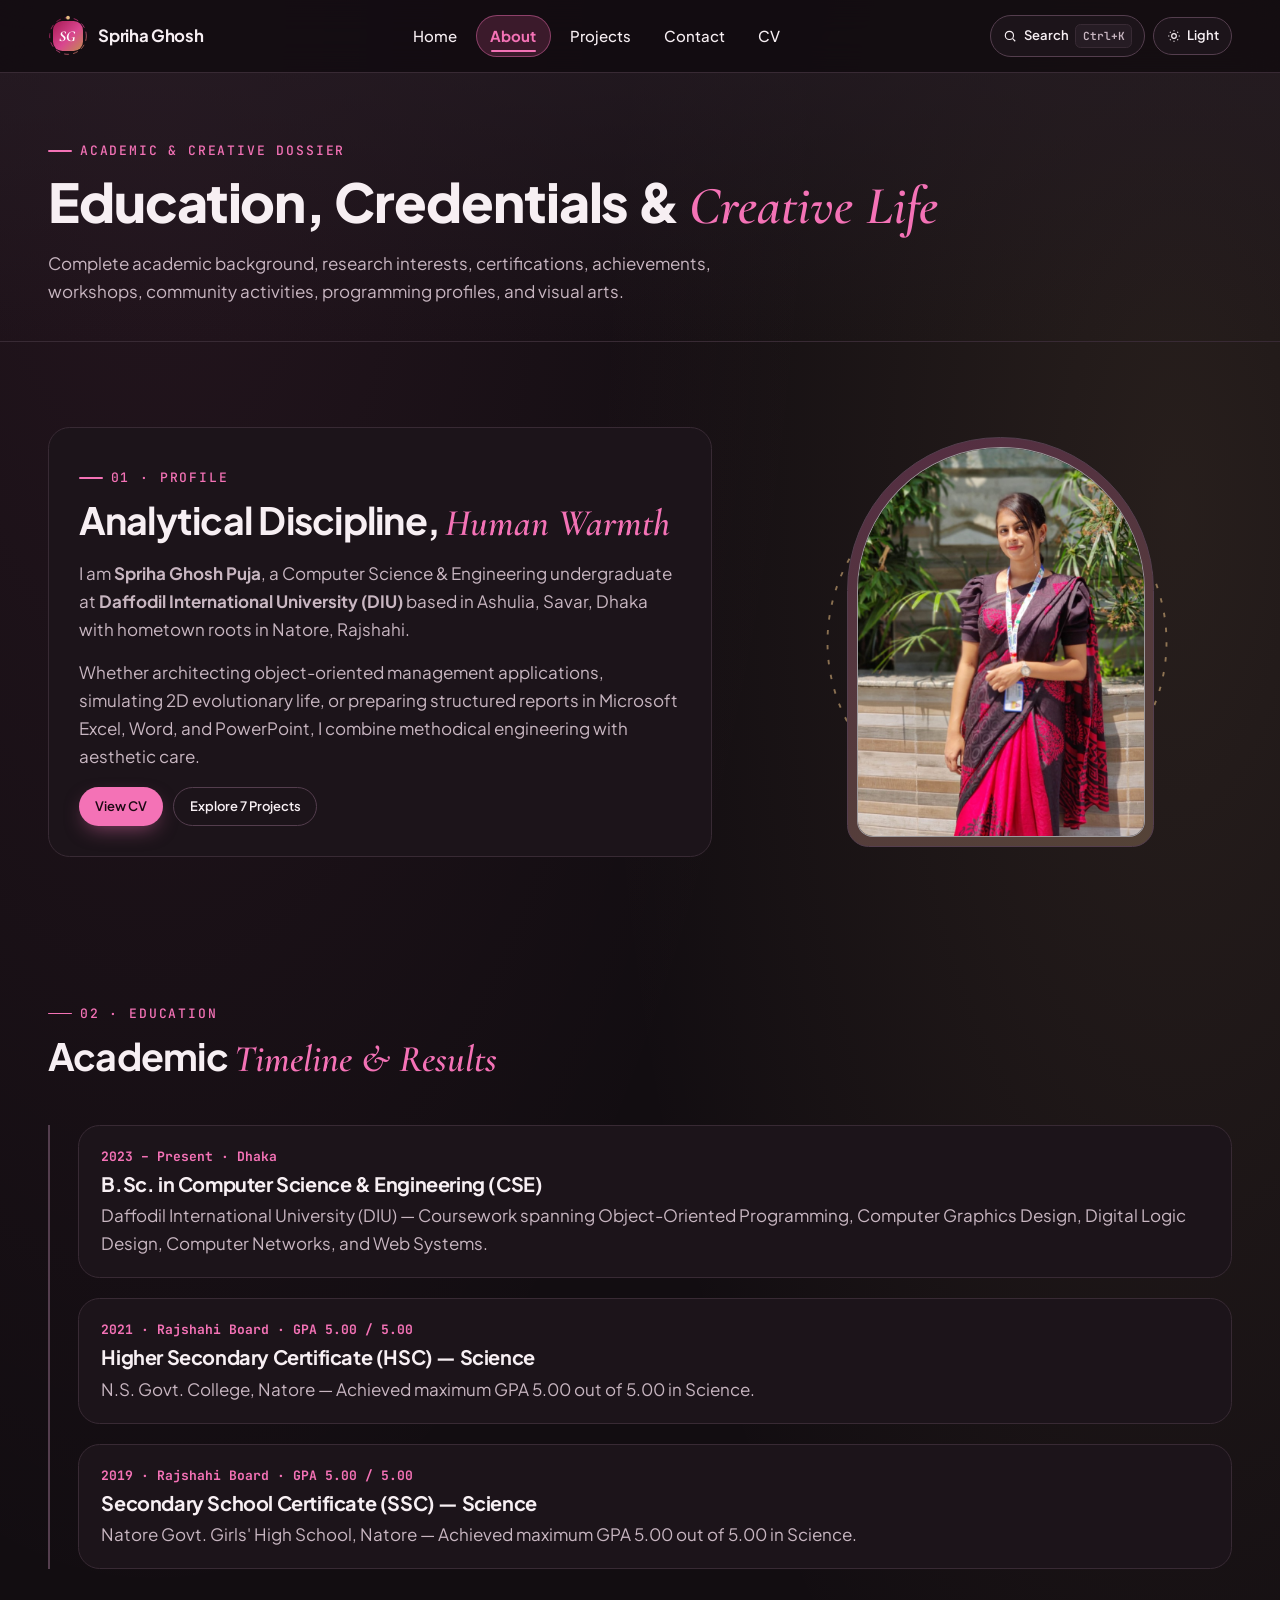
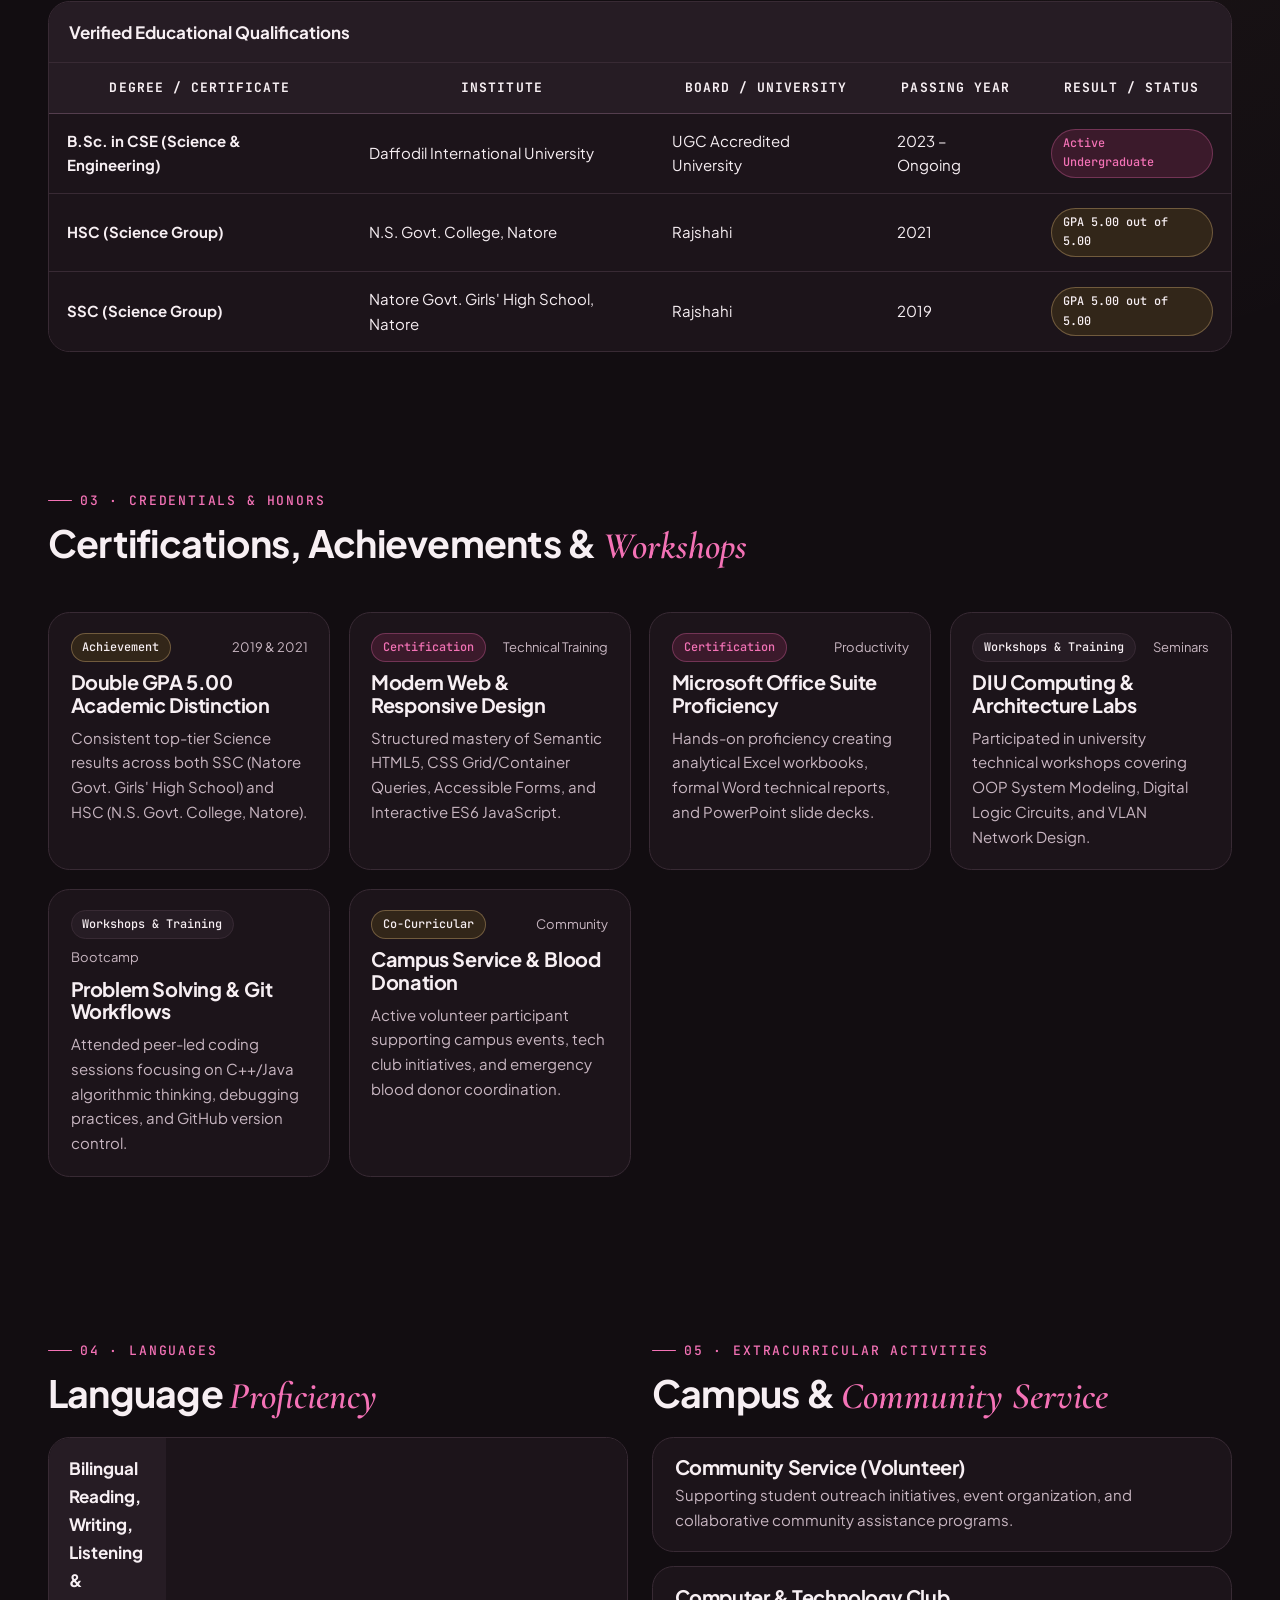
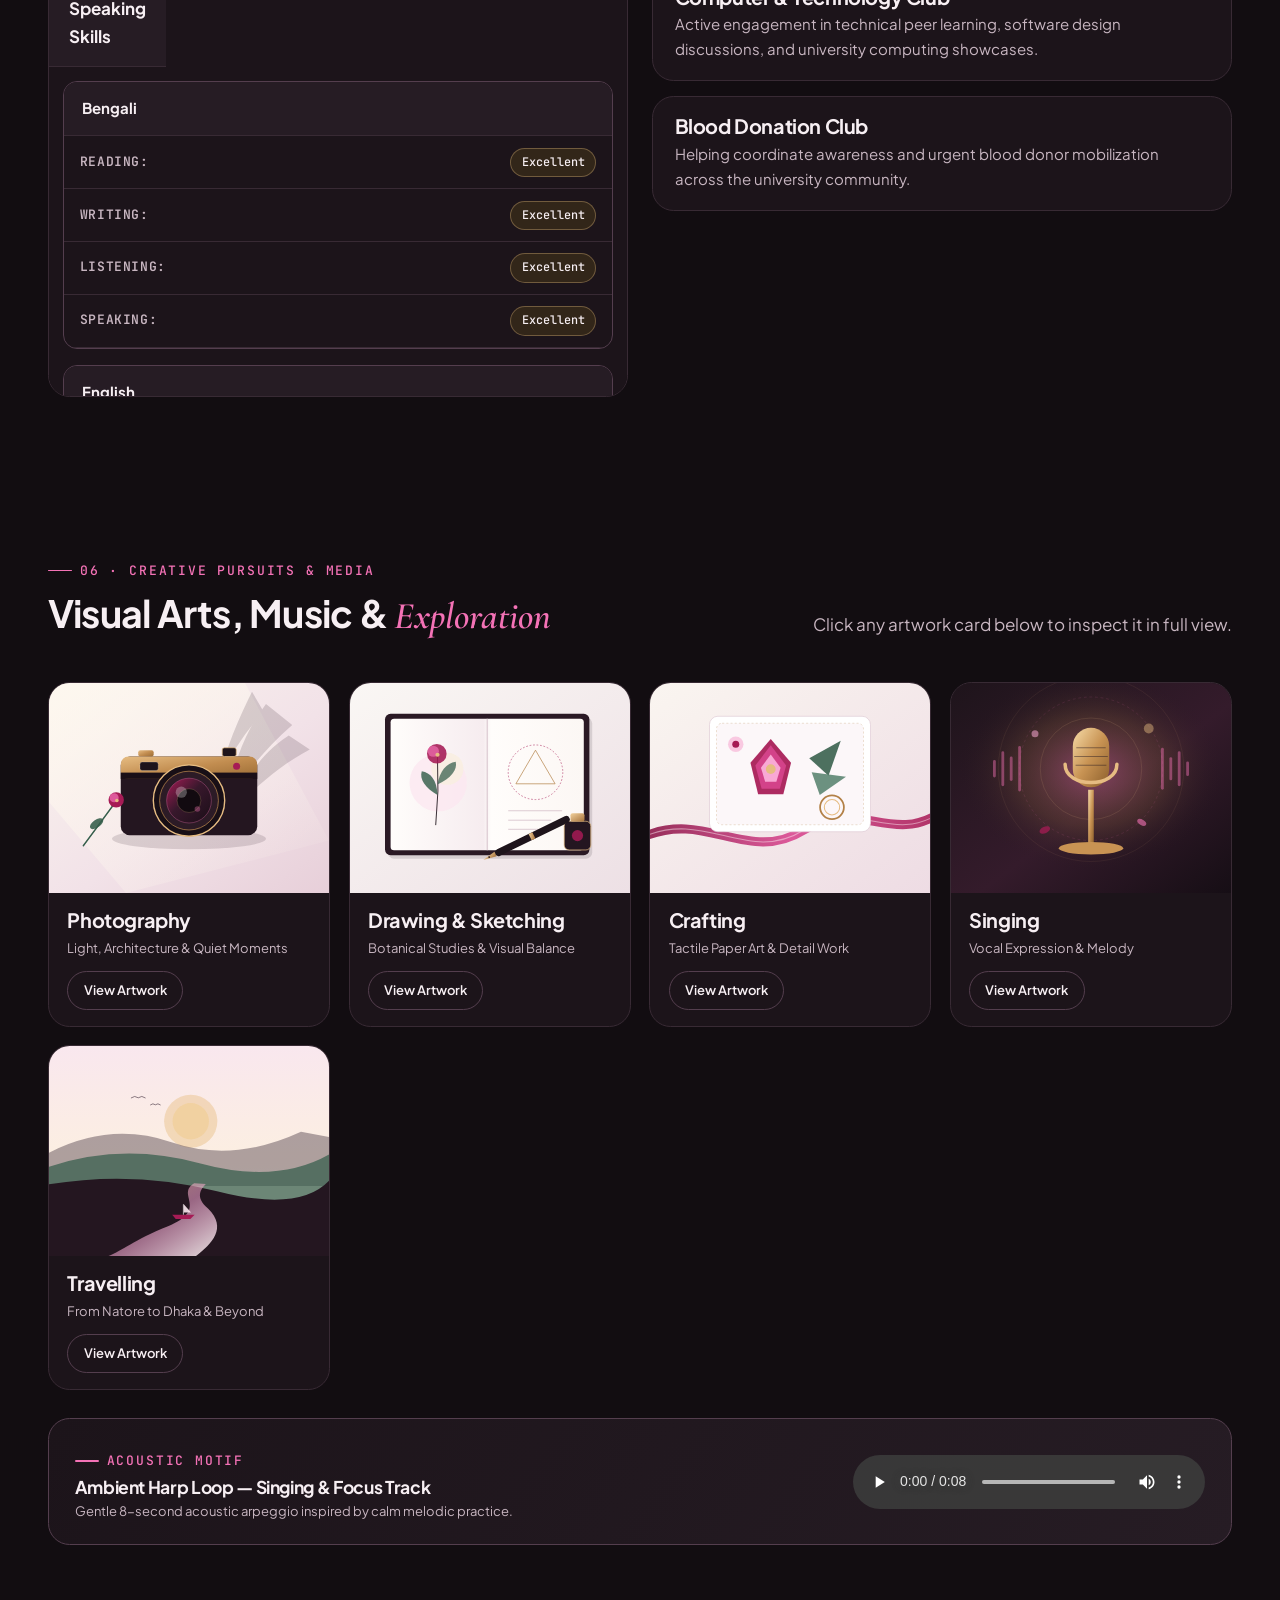
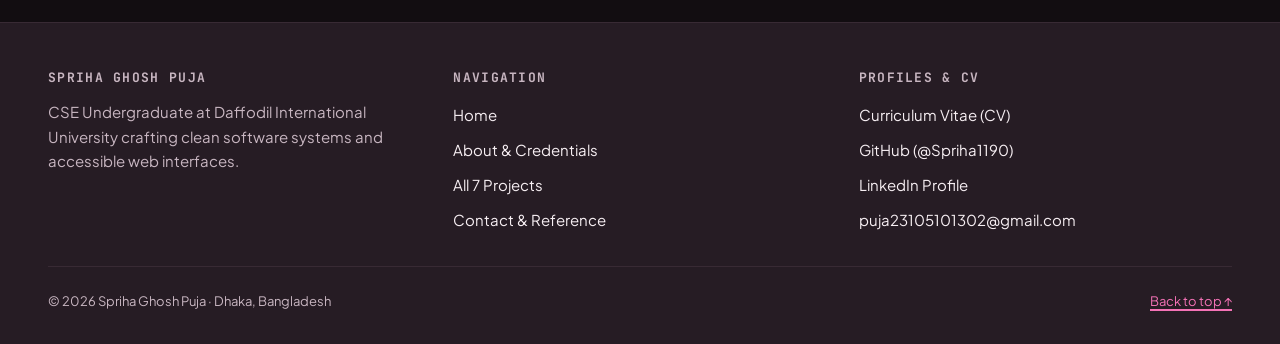
<file: about.html>
<!DOCTYPE html>
<html lang="en">
<head>
  <meta charset="UTF-8">
  <meta name="viewport" content="width=device-width, initial-scale=1.0">
  <meta name="color-scheme" content="dark">
  <script>
    try {
      document.querySelector('meta[name="color-scheme"]').content = localStorage.getItem('spriha-theme') === 'light' ? 'light' : 'dark';
    } catch {}
  </script>
  <title>About, Credentials &amp; Research — Spriha Ghosh Puja</title>
  <meta name="description" content="Academic timeline, double GPA 5.00 honors, certifications, workshops, extracurricular activities, research interests, languages, and creative media by Spriha Ghosh Puja.">
  <link rel="icon" type="image/svg+xml" href="assets/images/favicon.svg">
  <link rel="preconnect" href="https://fonts.googleapis.com">
  <link rel="preconnect" href="https://fonts.gstatic.com" crossorigin>
  <link rel="stylesheet" href="https://fonts.googleapis.com/css2?family=Cormorant+Garamond:ital,wght@0,600;0,700;1,600;1,700&family=JetBrains+Mono:wght@400;500;600;700&family=Plus+Jakarta+Sans:wght@400;500;600;700;800&display=swap">
  <link rel="stylesheet" href="css/tokens.css">
  <link rel="stylesheet" href="css/base.css">
  <link rel="stylesheet" href="css/components.css">
  <link rel="stylesheet" href="css/pages.css">
  <link rel="stylesheet" href="css/animations.css">
</head>
<body>
  <a class="skip-link" href="#main-content">Skip to main content</a>
  <div id="scroll-progress" aria-hidden="true"></div>

  <header class="site-header">
    <div class="container header-inner">
      <a class="site-logo magnetic-btn" href="index.html">
        <span class="site-logo-monogram" aria-hidden="true">
          <svg class="sg-emblem-svg" viewBox="0 0 48 48" width="40" height="40">
            <defs>
              <linearGradient id="hdrLogoGrad" x1="0" y1="0" x2="1" y2="1">
                <stop offset="0%" stop-color="#A61B55"/>
                <stop offset="55%" stop-color="#D9468F"/>
                <stop offset="100%" stop-color="#C28D50"/>
              </linearGradient>
            </defs>
            <g class="sg-orbit-ring">
              <circle cx="24" cy="24" r="22" fill="none" stroke="url(#hdrLogoGrad)" stroke-width="1.2" stroke-dasharray="6 5" opacity="0.75"/>
            </g>
            <g class="sg-spark-dot">
              <circle cx="24" cy="2" r="2.2" fill="#E6BC82"/>
            </g>
            <rect x="6" y="6" width="36" height="36" rx="11" fill="url(#hdrLogoGrad)"/>
            <text x="24" y="30" text-anchor="middle" fill="#FFFFFF" font-family="'Cormorant Garamond', Georgia, serif" font-style="italic" font-weight="700" font-size="18">SG</text>
          </svg>
        </span>
        <span class="site-logo-text">
          <span class="site-logo-name">Spriha Ghosh</span>
        </span>
      </a>

      <nav class="site-nav" aria-label="Primary">
        <button
          class="menu-button"
          type="button"
          popovertarget="site-menu"
          popovertargetaction="toggle"
          aria-controls="site-menu"
        >
          <svg width="18" height="18" viewBox="0 0 24 24" fill="none" stroke="currentColor" stroke-width="2" stroke-linecap="round" aria-hidden="true">
            <line x1="4" y1="7" x2="20" y2="7"/>
            <line x1="4" y1="12" x2="20" y2="12"/>
            <line x1="4" y1="17" x2="20" y2="17"/>
          </svg>
          <span>Menu</span>
        </button>

        <ul id="site-menu" class="site-menu" popover="auto">
          <li><a href="index.html">Home</a></li>
          <li><a href="about.html" aria-current="page">About</a></li>
          <li><a href="projects.html">Projects</a></li>
          <li><a href="contact.html">Contact</a></li>
          <li><a href="cv.html">CV</a></li>
        </ul>
      </nav>

      <div class="header-actions">
        <button type="button" class="icon-pill-btn" data-open-cmd aria-label="Open command palette">
          <svg width="14" height="14" viewBox="0 0 24 24" fill="none" stroke="currentColor" stroke-width="2" aria-hidden="true">
            <circle cx="11" cy="11" r="7"/>
            <line x1="21" y1="21" x2="16.65" y2="16.65"/>
          </svg>
          <span>Search</span>
          <kbd class="kbd-badge">Ctrl+K</kbd>
        </button>

        <button type="button" class="icon-pill-btn" data-theme-toggle aria-label="Toggle color theme">
          <span class="theme-option-to-dark">
            <svg width="14" height="14" viewBox="0 0 24 24" fill="none" stroke="currentColor" stroke-width="2" aria-hidden="true">
              <path d="M21 12.79A9 9 0 1 1 11.21 3 7 7 0 0 0 21 12.79z"/>
            </svg>
            <span class="visually-hidden">Switch to dark theme</span>
            <span>Dark</span>
          </span>
          <span class="theme-option-to-light">
            <svg width="14" height="14" viewBox="0 0 24 24" fill="none" stroke="currentColor" stroke-width="2" aria-hidden="true">
              <circle cx="12" cy="12" r="4"/>
              <path d="M12 2v2M12 20v2M4.93 4.93l1.41 1.41M17.66 17.66l1.41 1.41M2 12h2M20 12h2M6.34 17.66l-1.41 1.41M19.07 4.93l-1.41 1.41"/>
            </svg>
            <span class="visually-hidden">Switch to light theme</span>
            <span>Light</span>
          </span>
        </button>
      </div>
    </div>
  </header>

  <main id="main-content">
    <section class="page-banner">
      <div class="container">
        <p class="eyebrow">Academic &amp; Creative Dossier</p>
        <h1>Education, Credentials &amp; <span class="editorial-italic">Creative Life</span></h1>
        <p class="section-subtitle">
          Complete academic background, research interests, certifications, achievements, workshops, community activities, programming profiles, and visual arts.
        </p>
      </div>
    </section>

    <!-- Story & Portrait Split -->
    <section class="section">
      <div class="container hero-grid">
        <div class="card spotlight-card">
          <p class="eyebrow">01 · Profile</p>
          <h2 class="section-title" style="margin-block-end:0.85rem;">Analytical Discipline, <span class="editorial-italic">Human Warmth</span></h2>
          <p style="margin-block-end:0.9rem;color:var(--muted);">
            I am <strong>Spriha Ghosh Puja</strong>, a Computer Science &amp; Engineering undergraduate at
            <strong>Daffodil International University (DIU)</strong> based in Ashulia, Savar, Dhaka with hometown roots in Natore, Rajshahi.
          </p>
          <p style="margin-block-end:1.1rem;color:var(--muted);">
            Whether architecting object-oriented management applications, simulating 2D evolutionary life, or preparing structured reports in Microsoft Excel, Word, and PowerPoint, I combine methodical engineering with aesthetic care.
          </p>
          <div style="display:flex;flex-wrap:wrap;gap:0.65rem;">
            <a class="btn btn-primary btn-sm magnetic-btn" href="cv.html">View CV</a>
            <a class="btn btn-secondary btn-sm magnetic-btn" href="projects.html">Explore 7 Projects</a>
          </div>
        </div>

        <div class="portrait-stage">
          <svg class="portrait-ring-svg" viewBox="0 0 240 240" aria-hidden="true">
            <circle cx="120" cy="120" r="113" fill="none" stroke="currentColor" stroke-width="1.25" stroke-dasharray="3 7"/>
          </svg>
          <div class="portrait-arch">
            <div class="portrait-arch-inner">
              <img
                src="assets/images/spriha-portrait.png"
                alt="Portrait of Spriha Ghosh Puja in a plum and rani-rose saree"
                width="768"
                height="1024"
                fetchpriority="high"
              >
            </div>
          </div>
        </div>
      </div>
    </section>

    <!-- Education Timeline & Qualifications Table -->
    <section class="section-tight" id="education">
      <div class="container">
        <div class="section-head">
          <div>
            <p class="eyebrow">02 · Education</p>
            <h2 class="section-title">Academic <span class="editorial-italic">Timeline &amp; Results</span></h2>
          </div>
        </div>

        <div class="timeline" style="margin-block-end:2rem;">
          <article class="timeline-item spotlight-card">
            <p class="timeline-year">2023 – Present · Dhaka</p>
            <h3>B.Sc. in Computer Science &amp; Engineering (CSE)</h3>
            <p style="color:var(--muted);margin-block-start:0.35rem;">
              Daffodil International University (DIU) — Coursework spanning Object-Oriented Programming, Computer Graphics Design, Digital Logic Design, Computer Networks, and Web Systems.
            </p>
          </article>
          <article class="timeline-item spotlight-card">
            <p class="timeline-year">2021 · Rajshahi Board · GPA 5.00 / 5.00</p>
            <h3>Higher Secondary Certificate (HSC) — Science</h3>
            <p style="color:var(--muted);margin-block-start:0.35rem;">
              N.S. Govt. College, Natore — Achieved maximum GPA 5.00 out of 5.00 in Science.
            </p>
          </article>
          <article class="timeline-item spotlight-card">
            <p class="timeline-year">2019 · Rajshahi Board · GPA 5.00 / 5.00</p>
            <h3>Secondary School Certificate (SSC) — Science</h3>
            <p style="color:var(--muted);margin-block-start:0.35rem;">
              Natore Govt. Girls' High School, Natore — Achieved maximum GPA 5.00 out of 5.00 in Science.
            </p>
          </article>
        </div>

        <div tabindex="0" role="region" aria-labelledby="about-edu-caption" class="table-wrapper">
          <table class="data-table table-education">
            <caption id="about-edu-caption">Verified Educational Qualifications</caption>
            <thead>
              <tr>
                <th>Degree / Certificate</th>
                <th>Institute</th>
                <th>Board / University</th>
                <th>Passing Year</th>
                <th>Result / Status</th>
              </tr>
            </thead>
            <tbody>
              <tr>
                <th scope="row">B.Sc. in CSE (Science &amp; Engineering)</th>
                <td>Daffodil International University</td>
                <td>UGC Accredited University</td>
                <td>2023 – Ongoing</td>
                <td><span class="tag tag-accent">Active Undergraduate</span></td>
              </tr>
              <tr>
                <th scope="row">HSC (Science Group)</th>
                <td>N.S. Govt. College, Natore</td>
                <td>Rajshahi</td>
                <td>2021</td>
                <td><span class="tag tag-gold">GPA 5.00 out of 5.00</span></td>
              </tr>
              <tr>
                <th scope="row">SSC (Science Group)</th>
                <td>Natore Govt. Girls' High School, Natore</td>
                <td>Rajshahi</td>
                <td>2019</td>
                <td><span class="tag tag-gold">GPA 5.00 out of 5.00</span></td>
              </tr>
            </tbody>
          </table>
        </div>
      </div>
    </section>

    <!-- Certifications, Achievements & Workshops -->
    <section class="section" id="certifications-achievements">
      <div class="container">
        <div class="section-head">
          <div>
            <p class="eyebrow">03 · Credentials &amp; Honors</p>
            <h2 class="section-title">Certifications, Achievements &amp; <span class="editorial-italic">Workshops</span></h2>
          </div>
        </div>

        <div class="credential-grid">
          <article class="credential-card spotlight-card">
            <div class="credential-meta">
              <span class="tag tag-gold">Achievement</span>
              <span class="hint">2019 &amp; 2021</span>
            </div>
            <h3>Double GPA 5.00 Academic Distinction</h3>
            <p style="color:var(--muted);font-size:var(--text-sm);">
              Consistent top-tier Science results across both SSC (Natore Govt. Girls' High School) and HSC (N.S. Govt. College, Natore).
            </p>
          </article>

          <article class="credential-card spotlight-card">
            <div class="credential-meta">
              <span class="tag tag-accent">Certification</span>
              <span class="hint">Technical Training</span>
            </div>
            <h3>Modern Web &amp; Responsive Design</h3>
            <p style="color:var(--muted);font-size:var(--text-sm);">
              Structured mastery of Semantic HTML5, CSS Grid/Container Queries, Accessible Forms, and Interactive ES6 JavaScript.
            </p>
          </article>

          <article class="credential-card spotlight-card">
            <div class="credential-meta">
              <span class="tag tag-accent">Certification</span>
              <span class="hint">Productivity</span>
            </div>
            <h3>Microsoft Office Suite Proficiency</h3>
            <p style="color:var(--muted);font-size:var(--text-sm);">
              Hands-on proficiency creating analytical Excel workbooks, formal Word technical reports, and PowerPoint slide decks.
            </p>
          </article>

          <article class="credential-card spotlight-card">
            <div class="credential-meta">
              <span class="tag">Workshops &amp; Training</span>
              <span class="hint">Seminars</span>
            </div>
            <h3>DIU Computing &amp; Architecture Labs</h3>
            <p style="color:var(--muted);font-size:var(--text-sm);">
              Participated in university technical workshops covering OOP System Modeling, Digital Logic Circuits, and VLAN Network Design.
            </p>
          </article>

          <article class="credential-card spotlight-card">
            <div class="credential-meta">
              <span class="tag">Workshops &amp; Training</span>
              <span class="hint">Bootcamp</span>
            </div>
            <h3>Problem Solving &amp; Git Workflows</h3>
            <p style="color:var(--muted);font-size:var(--text-sm);">
              Attended peer-led coding sessions focusing on C++/Java algorithmic thinking, debugging practices, and GitHub version control.
            </p>
          </article>

          <article class="credential-card spotlight-card">
            <div class="credential-meta">
              <span class="tag tag-gold">Co-Curricular</span>
              <span class="hint">Community</span>
            </div>
            <h3>Campus Service &amp; Blood Donation</h3>
            <p style="color:var(--muted);font-size:var(--text-sm);">
              Active volunteer participant supporting campus events, tech club initiatives, and emergency blood donor coordination.
            </p>
          </article>
        </div>
      </div>
    </section>

    <!-- Language Proficiency Table & Extracurricular Leadership -->
    <section class="section">
      <div class="container split-two" style="align-items:start;">
        <div>
          <p class="eyebrow">04 · Languages</p>
          <h2 class="section-title" style="margin-block-end:1.15rem;">Language <span class="editorial-italic">Proficiency</span></h2>

          <div tabindex="0" role="region" aria-labelledby="lang-table-caption" class="table-wrapper">
            <table class="data-table table-languages">
              <caption id="lang-table-caption">Bilingual Reading, Writing, Listening &amp; Speaking Skills</caption>
              <thead>
                <tr>
                  <th>Language</th>
                  <th>Reading</th>
                  <th>Writing</th>
                  <th>Listening</th>
                  <th>Speaking</th>
                </tr>
              </thead>
              <tbody>
                <tr>
                  <th scope="row">Bengali</th>
                  <td><span class="tag tag-gold">Excellent</span></td>
                  <td><span class="tag tag-gold">Excellent</span></td>
                  <td><span class="tag tag-gold">Excellent</span></td>
                  <td><span class="tag tag-gold">Excellent</span></td>
                </tr>
                <tr>
                  <th scope="row">English</th>
                  <td><span class="tag tag-accent">Excellent</span></td>
                  <td><span class="tag">Good</span></td>
                  <td><span class="tag">Good</span></td>
                  <td><span class="tag">Good</span></td>
                </tr>
              </tbody>
            </table>
          </div>
        </div>

        <div>
          <p class="eyebrow">05 · Extracurricular Activities</p>
          <h2 class="section-title" style="margin-block-end:1.15rem;">Campus &amp; <span class="editorial-italic">Community Service</span></h2>
          <div style="display:flex;flex-direction:column;gap:0.9rem;">
            <article class="card spotlight-card" style="padding:1.15rem 1.35rem;">
              <h3>Community Service (Volunteer)</h3>
              <p class="hint" style="margin-block-start:0.25rem;font-size:var(--text-sm);">
                Supporting student outreach initiatives, event organization, and collaborative community assistance programs.
              </p>
            </article>
            <article class="card spotlight-card" style="padding:1.15rem 1.35rem;">
              <h3>Computer &amp; Technology Club</h3>
              <p class="hint" style="margin-block-start:0.25rem;font-size:var(--text-sm);">
                Active engagement in technical peer learning, software design discussions, and university computing showcases.
              </p>
            </article>
            <article class="card spotlight-card" style="padding:1.15rem 1.35rem;">
              <h3>Blood Donation Club</h3>
              <p class="hint" style="margin-block-start:0.25rem;font-size:var(--text-sm);">
                Helping coordinate awareness and urgent blood donor mobilization across the university community.
              </p>
            </article>
          </div>
        </div>
      </div>
    </section>

    <!-- Creative Media & Hobbies Showcase -->
    <section class="section" id="creative-media">
      <div class="container">
        <div class="section-head">
          <div>
            <p class="eyebrow">06 · Creative Pursuits &amp; Media</p>
            <h2 class="section-title">Visual Arts, Music &amp; <span class="editorial-italic">Exploration</span></h2>
          </div>
          <p class="section-subtitle">Click any artwork card below to inspect it in full view.</p>
        </div>

        <div class="bento-media-grid" style="margin-block-end:1.75rem;">
          <article class="media-card spotlight-card">
            <div class="media-card-img-wrap">
              <img src="assets/images/media-photography.svg" alt="Editorial illustration of a classic rangefinder camera bathed in warm golden-hour botanical shadows" width="800" height="600" loading="lazy">
            </div>
            <div class="media-card-body">
              <h3>Photography</h3>
              <p class="hint">Light, Architecture &amp; Quiet Moments</p>
              <button type="button" class="btn btn-secondary btn-sm media-card-btn" data-media-id="photography">View Artwork</button>
            </div>
          </article>

          <article class="media-card spotlight-card">
            <div class="media-card-img-wrap">
              <img src="assets/images/media-drawing.svg" alt="Editorial illustration of an open botanical sketchbook with fine-line ink floral art and brass pen" width="800" height="600" loading="lazy">
            </div>
            <div class="media-card-body">
              <h3>Drawing &amp; Sketching</h3>
              <p class="hint">Botanical Studies &amp; Visual Balance</p>
              <button type="button" class="btn btn-secondary btn-sm media-card-btn" data-media-id="drawing">View Artwork</button>
            </div>
          </article>

          <article class="media-card spotlight-card">
            <div class="media-card-img-wrap">
              <img src="assets/images/media-crafting.svg" alt="Editorial illustration of artisan handmade paper floral origami with silk ribbon and gold thread" width="800" height="600" loading="lazy">
            </div>
            <div class="media-card-body">
              <h3>Crafting</h3>
              <p class="hint">Tactile Paper Art &amp; Detail Work</p>
              <button type="button" class="btn btn-secondary btn-sm media-card-btn" data-media-id="crafting">View Artwork</button>
            </div>
          </article>

          <article class="media-card spotlight-card">
            <div class="media-card-img-wrap">
              <img src="assets/images/media-singing.svg" alt="Editorial illustration of a vintage studio condenser microphone framed by golden acoustic sound waves" width="800" height="600" loading="lazy">
            </div>
            <div class="media-card-body">
              <h3>Singing</h3>
              <p class="hint">Vocal Expression &amp; Melody</p>
              <button type="button" class="btn btn-secondary btn-sm media-card-btn" data-media-id="singing">View Artwork</button>
            </div>
          </article>

          <article class="media-card spotlight-card">
            <div class="media-card-img-wrap">
              <img src="assets/images/media-travelling.svg" alt="Editorial illustration of misty hills and a serene river winding beneath a rose-gold dawn sky" width="800" height="600" loading="lazy">
            </div>
            <div class="media-card-body">
              <h3>Travelling</h3>
              <p class="hint">From Natore to Dhaka &amp; Beyond</p>
              <button type="button" class="btn btn-secondary btn-sm media-card-btn" data-media-id="travelling">View Artwork</button>
            </div>
          </article>
        </div>

        <div class="audio-studio-card">
          <div>
            <p class="eyebrow" style="margin-block-end:0.35rem;">Acoustic Motif</p>
            <h3 style="font-size:1.1rem;margin-block-end:0.25rem;">Ambient Harp Loop — Singing &amp; Focus Track</h3>
            <p class="hint">Gentle 8-second acoustic arpeggio inspired by calm melodic practice.</p>
          </div>
          <audio controls preload="metadata" src="assets/audio/ambient-melody.wav">
            Your browser does not support the audio player.
          </audio>
        </div>
      </div>
    </section>
  </main>

  <footer class="site-footer">
    <div class="container">
      <div class="footer-grid">
        <div>
          <h2 class="footer-heading">Spriha Ghosh Puja</h2>
          <p class="section-subtitle" style="font-size:var(--text-sm);">
            CSE Undergraduate at Daffodil International University crafting clean software systems and accessible web interfaces.
          </p>
        </div>
        <div>
          <h2 class="footer-heading">Navigation</h2>
          <ul class="footer-links">
            <li><a href="index.html">Home</a></li>
            <li><a href="about.html">About &amp; Credentials</a></li>
            <li><a href="projects.html">All 7 Projects</a></li>
            <li><a href="contact.html">Contact &amp; Reference</a></li>
          </ul>
        </div>
        <div>
          <h2 class="footer-heading">Profiles &amp; CV</h2>
          <ul class="footer-links">
            <li><a href="cv.html">Curriculum Vitae (CV)</a></li>
            <li><a href="https://github.com/Spriha1190" target="_blank" rel="noopener noreferrer">GitHub (@Spriha1190)</a></li>
            <li><a href="https://www.linkedin.com/in/spriha-ghosh-puja-1907b3451" target="_blank" rel="noopener noreferrer">LinkedIn Profile</a></li>
            <li><a href="mailto:puja23105101302@gmail.com">puja23105101302@gmail.com</a></li>
          </ul>
        </div>
      </div>
      <div class="footer-bottom">
        <span>&copy; 2026 Spriha Ghosh Puja · Dhaka, Bangladesh</span>
        <a href="#main-content">Back to top &uarr;</a>
      </div>
    </div>
  </footer>

  <!-- Media Lightbox Dialog -->
  <dialog id="media-dialog" class="app-dialog" closedby="any" aria-labelledby="media-dialog-title">
    <div class="dialog-head">
      <div>
        <p id="media-dialog-subtitle" class="eyebrow" style="margin-block-end:0.2rem;">Creative Gallery</p>
        <h2 id="media-dialog-title" style="font-size:var(--text-xl);">Artwork</h2>
      </div>
      <form method="dialog">
        <button type="submit" class="dialog-close-btn" aria-label="Close media dialog">&times;</button>
      </form>
    </div>
    <div class="dialog-body">
      <img id="media-dialog-img" src="assets/images/media-photography.svg" alt="" style="width:100%;border-radius:var(--radius-md);margin-block-end:1rem;">
      <p id="media-dialog-caption" style="color:var(--muted);"></p>
    </div>
  </dialog>

  <!-- Command Palette Dialog -->
  <dialog id="cmd-dialog" class="app-dialog cmd-dialog" closedby="any" aria-label="Quick navigation and actions">
    <div class="cmd-search-wrap">
      <svg width="16" height="16" viewBox="0 0 24 24" fill="none" stroke="currentColor" stroke-width="2" aria-hidden="true">
        <circle cx="11" cy="11" r="7"/>
        <line x1="21" y1="21" x2="16.65" y2="16.65"/>
      </svg>
      <input id="cmd-input" class="cmd-input" type="search" placeholder="Jump to page, CV, research, or toggle theme..." aria-label="Search commands">
      <form method="dialog">
        <button type="submit" class="btn btn-secondary btn-sm">Esc</button>
      </form>
    </div>
    <ul id="cmd-list" class="cmd-list" role="listbox" aria-label="Available commands"></ul>
  </dialog>

  <script src="js/data.js"></script>
  <script src="js/theme.js"></script>
  <script src="js/nav.js"></script>
  <script src="js/main.js"></script>
  <script src="js/motion.js"></script>
</body>
</html>
</file>
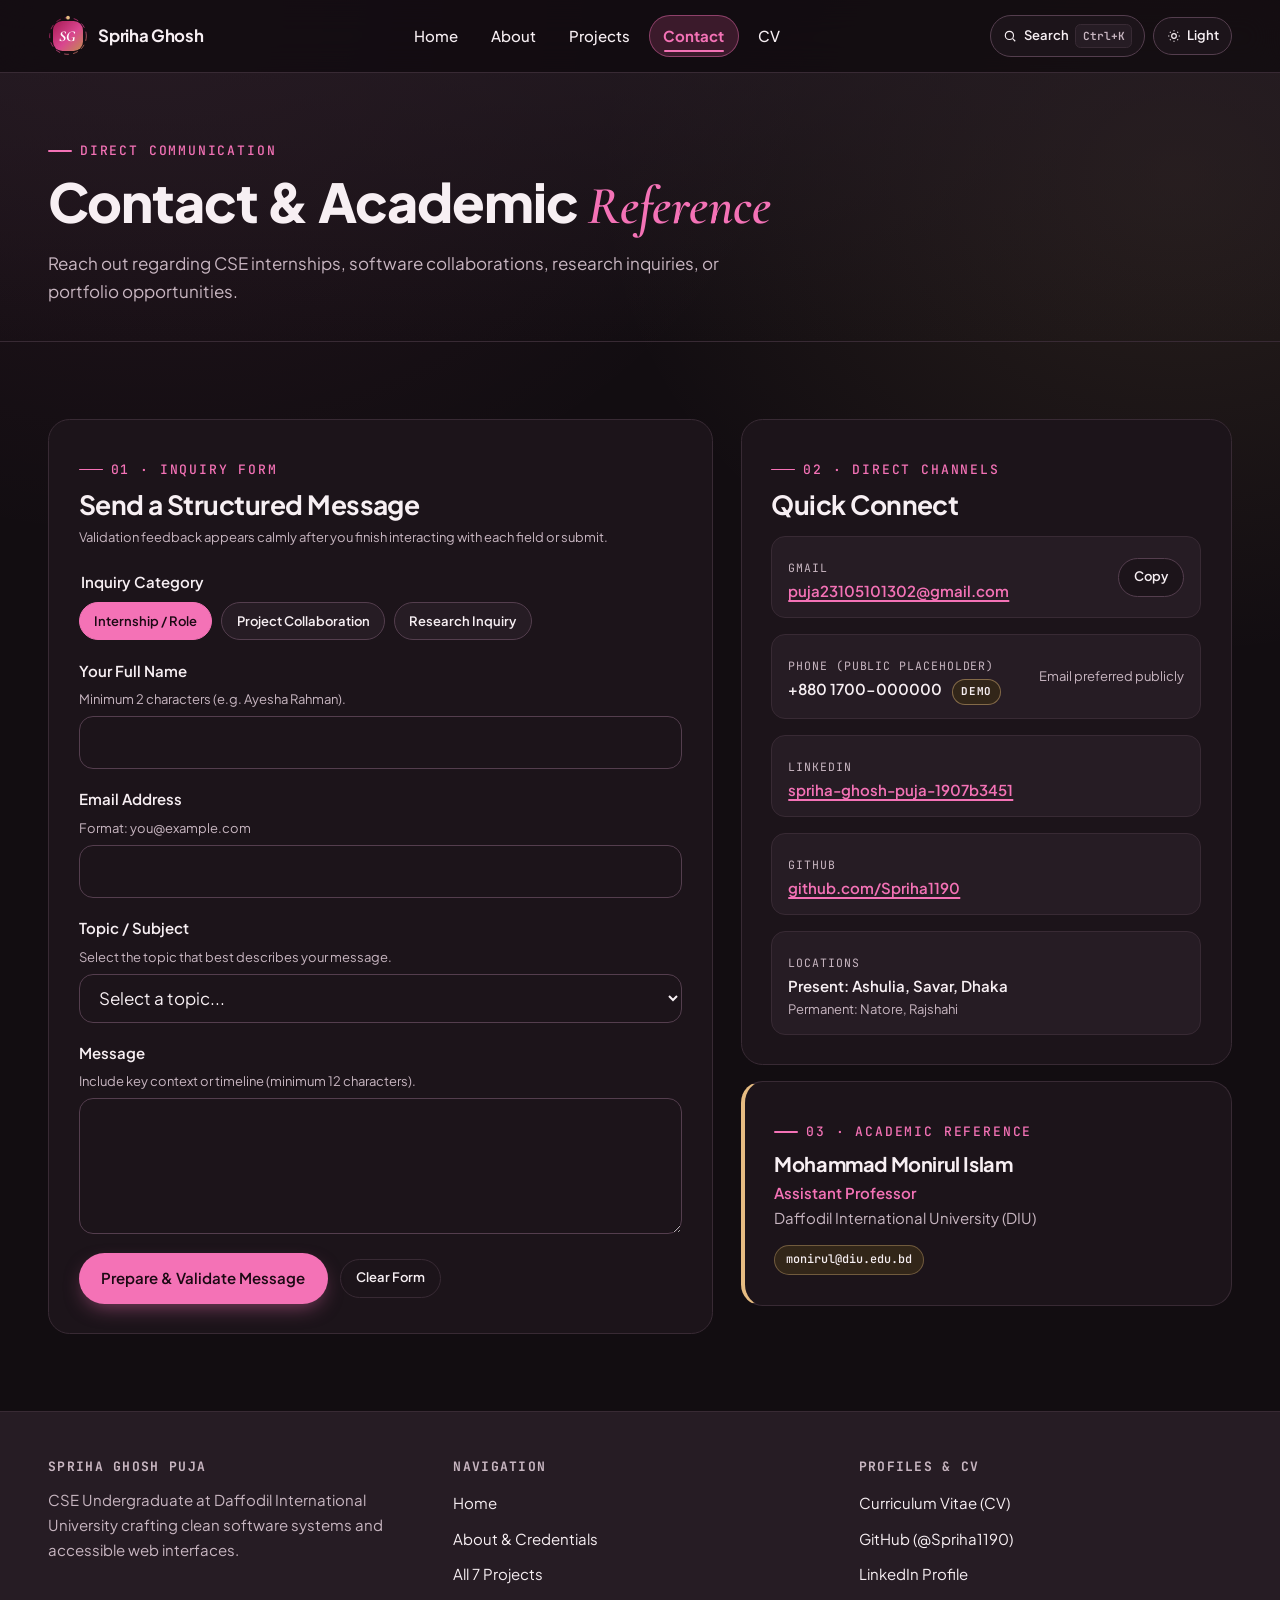
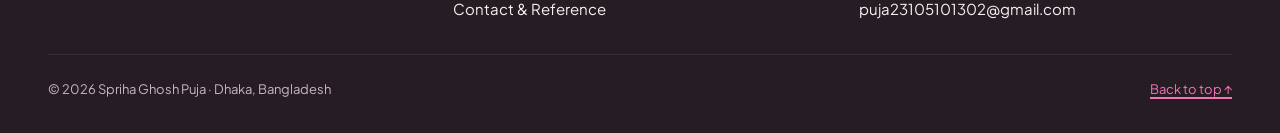
<file: contact.html>
<!DOCTYPE html>
<html lang="en">
<head>
  <meta charset="UTF-8">
  <meta name="viewport" content="width=device-width, initial-scale=1.0">
  <meta name="color-scheme" content="dark">
  <script>
    try {
      document.querySelector('meta[name="color-scheme"]').content = localStorage.getItem('spriha-theme') === 'light' ? 'light' : 'dark';
    } catch {}
  </script>
  <title>Contact &amp; Academic Reference — Spriha Ghosh Puja</title>
  <meta name="description" content="Get in touch with Spriha Ghosh Puja via an accessible validated contact form, email, LinkedIn, GitHub, and Daffodil International University academic reference.">
  <link rel="icon" type="image/svg+xml" href="assets/images/favicon.svg">
  <link rel="preconnect" href="https://fonts.googleapis.com">
  <link rel="preconnect" href="https://fonts.gstatic.com" crossorigin>
  <link rel="stylesheet" href="https://fonts.googleapis.com/css2?family=Cormorant+Garamond:ital,wght@0,600;0,700;1,600;1,700&family=JetBrains+Mono:wght@400;500;600;700&family=Plus+Jakarta+Sans:wght@400;500;600;700;800&display=swap">
  <link rel="stylesheet" href="css/tokens.css">
  <link rel="stylesheet" href="css/base.css">
  <link rel="stylesheet" href="css/components.css">
  <link rel="stylesheet" href="css/pages.css">
  <link rel="stylesheet" href="css/animations.css">
</head>
<body>
  <a class="skip-link" href="#main-content">Skip to main content</a>
  <div id="scroll-progress" aria-hidden="true"></div>

  <header class="site-header">
    <div class="container header-inner">
      <a class="site-logo magnetic-btn" href="index.html">
        <span class="site-logo-monogram" aria-hidden="true">
          <svg class="sg-emblem-svg" viewBox="0 0 48 48" width="40" height="40">
            <defs>
              <linearGradient id="hdrLogoGrad" x1="0" y1="0" x2="1" y2="1">
                <stop offset="0%" stop-color="#A61B55"/>
                <stop offset="55%" stop-color="#D9468F"/>
                <stop offset="100%" stop-color="#C28D50"/>
              </linearGradient>
            </defs>
            <g class="sg-orbit-ring">
              <circle cx="24" cy="24" r="22" fill="none" stroke="url(#hdrLogoGrad)" stroke-width="1.2" stroke-dasharray="6 5" opacity="0.75"/>
            </g>
            <g class="sg-spark-dot">
              <circle cx="24" cy="2" r="2.2" fill="#E6BC82"/>
            </g>
            <rect x="6" y="6" width="36" height="36" rx="11" fill="url(#hdrLogoGrad)"/>
            <text x="24" y="30" text-anchor="middle" fill="#FFFFFF" font-family="'Cormorant Garamond', Georgia, serif" font-style="italic" font-weight="700" font-size="18">SG</text>
          </svg>
        </span>
        <span class="site-logo-text">
          <span class="site-logo-name">Spriha Ghosh</span>
        </span>
      </a>

      <nav class="site-nav" aria-label="Primary">
        <button
          class="menu-button"
          type="button"
          popovertarget="site-menu"
          popovertargetaction="toggle"
          aria-controls="site-menu"
        >
          <svg width="18" height="18" viewBox="0 0 24 24" fill="none" stroke="currentColor" stroke-width="2" stroke-linecap="round" aria-hidden="true">
            <line x1="4" y1="7" x2="20" y2="7"/>
            <line x1="4" y1="12" x2="20" y2="12"/>
            <line x1="4" y1="17" x2="20" y2="17"/>
          </svg>
          <span>Menu</span>
        </button>

        <ul id="site-menu" class="site-menu" popover="auto">
          <li><a href="index.html">Home</a></li>
          <li><a href="about.html">About</a></li>
          <li><a href="projects.html">Projects</a></li>
          <li><a href="contact.html" aria-current="page">Contact</a></li>
          <li><a href="cv.html">CV</a></li>
        </ul>
      </nav>

      <div class="header-actions">
        <button type="button" class="icon-pill-btn" data-open-cmd aria-label="Open command palette">
          <svg width="14" height="14" viewBox="0 0 24 24" fill="none" stroke="currentColor" stroke-width="2" aria-hidden="true">
            <circle cx="11" cy="11" r="7"/>
            <line x1="21" y1="21" x2="16.65" y2="16.65"/>
          </svg>
          <span>Search</span>
          <kbd class="kbd-badge">Ctrl+K</kbd>
        </button>

        <button type="button" class="icon-pill-btn" data-theme-toggle aria-label="Toggle color theme">
          <span class="theme-option-to-dark">
            <svg width="14" height="14" viewBox="0 0 24 24" fill="none" stroke="currentColor" stroke-width="2" aria-hidden="true">
              <path d="M21 12.79A9 9 0 1 1 11.21 3 7 7 0 0 0 21 12.79z"/>
            </svg>
            <span class="visually-hidden">Switch to dark theme</span>
            <span>Dark</span>
          </span>
          <span class="theme-option-to-light">
            <svg width="14" height="14" viewBox="0 0 24 24" fill="none" stroke="currentColor" stroke-width="2" aria-hidden="true">
              <circle cx="12" cy="12" r="4"/>
              <path d="M12 2v2M12 20v2M4.93 4.93l1.41 1.41M17.66 17.66l1.41 1.41M2 12h2M20 12h2M6.34 17.66l-1.41 1.41M19.07 4.93l-1.41 1.41"/>
            </svg>
            <span class="visually-hidden">Switch to light theme</span>
            <span>Light</span>
          </span>
        </button>
      </div>
    </div>
  </header>

  <main id="main-content">
    <section class="page-banner">
      <div class="container">
        <p class="eyebrow">Direct Communication</p>
        <h1>Contact &amp; Academic <span class="editorial-italic">Reference</span></h1>
        <p class="section-subtitle">
          Reach out regarding CSE internships, software collaborations, research inquiries, or portfolio opportunities.
        </p>
      </div>
    </section>

    <section class="section">
      <div class="container contact-layout">
        <!-- Accessible Validated Contact Form -->
        <article class="card spotlight-card">
          <p class="eyebrow">01 · Inquiry Form</p>
          <h2 class="section-title" style="font-size:var(--text-xl);margin-block-end:0.4rem;">Send a Structured Message</h2>
          <p class="hint" style="margin-block-end:1.35rem;">
            Validation feedback appears calmly after you finish interacting with each field or submit.
          </p>

          <form id="contact-form">
            <fieldset style="border:0;padding:0;margin:0 0 1.15rem 0;">
              <legend class="field" style="margin-block-end:0.5rem;font-weight:600;font-size:var(--text-sm);">Inquiry Category</legend>
              <div class="inquiry-radios">
                <div class="radio-pill">
                  <input type="radio" id="inq-internship" name="inquiryType" value="Internship" checked>
                  <label for="inq-internship">Internship / Role</label>
                </div>
                <div class="radio-pill">
                  <input type="radio" id="inq-collab" name="inquiryType" value="Project Collaboration">
                  <label for="inq-collab">Project Collaboration</label>
                </div>
                <div class="radio-pill">
                  <input type="radio" id="inq-research" name="inquiryType" value="Research Inquiry">
                  <label for="inq-research">Research Inquiry</label>
                </div>
              </div>
            </fieldset>

            <div class="field">
              <label for="contact-name">Your Full Name</label>
              <span id="name-hint" class="hint">Minimum 2 characters (e.g. Ayesha Rahman).</span>
              <input
                type="text"
                id="contact-name"
                name="name"
                class="control"
                required
                minlength="2"
                autocomplete="name"
                aria-describedby="name-hint"
                data-error="name-error"
              >
              <div id="name-error" class="error-msg">
                <span role="img" aria-label="Error">&#10005;</span> Please enter your full name (at least 2 characters).
              </div>
            </div>

            <div class="field">
              <label for="contact-email">Email Address</label>
              <span id="email-hint" class="hint">Format: you@example.com</span>
              <input
                type="email"
                id="contact-email"
                name="email"
                class="control"
                required
                autocomplete="email"
                aria-describedby="email-hint"
                data-error="email-error"
              >
              <div id="email-error" class="error-msg">
                <span role="img" aria-label="Error">&#10005;</span> Enter a valid email address in the format you@example.com.
              </div>
            </div>

            <div class="field">
              <label for="contact-subject">Topic / Subject</label>
              <span id="subject-hint" class="hint">Select the topic that best describes your message.</span>
              <select
                id="contact-subject"
                name="subject"
                class="control"
                required
                aria-describedby="subject-hint"
                data-error="subject-error"
              >
                <option value="">Select a topic...</option>
                <option value="Software or Web Internship Opportunity">Software or Web Internship Opportunity</option>
                <option value="Research or Academic Project Collaboration">Research or Academic Project Collaboration</option>
                <option value="Curriculum Vitae / Transcript Request">Curriculum Vitae / Transcript Request</option>
                <option value="General Message">General Message</option>
              </select>
              <div id="subject-error" class="error-msg">
                <span role="img" aria-label="Error">&#10005;</span> Please select a subject topic from the dropdown.
              </div>
            </div>

            <div class="field">
              <label for="contact-message">Message</label>
              <span id="message-hint" class="hint">Include key context or timeline (minimum 12 characters).</span>
              <textarea
                id="contact-message"
                name="message"
                class="control"
                required
                minlength="12"
                aria-describedby="message-hint"
                data-error="message-error"
              ></textarea>
              <div id="message-error" class="error-msg">
                <span role="img" aria-label="Error">&#10005;</span> Please enter a message of at least 12 characters.
              </div>
            </div>

            <div style="display:flex;flex-wrap:wrap;gap:0.75rem;align-items:center;">
              <button type="submit" class="btn btn-primary magnetic-btn">Prepare &amp; Validate Message</button>
              <button type="reset" class="btn btn-ghost btn-sm">Clear Form</button>
            </div>
          </form>

          <div id="contact-success" class="form-success-banner" hidden tabindex="-1">
            <h3 style="font-size:var(--text-base);margin-block-end:0.35rem;">Message Ready to Send</h3>
            <p class="hint" style="color:var(--ink);margin-block-end:0.75rem;">
              All fields passed validation cleanly. Launch your default mail client with your formatted message below:
            </p>
            <a id="contact-mailto-link" class="btn btn-primary btn-sm" href="mailto:puja23105101302@gmail.com">
              Open in Email App &rarr;
            </a>
          </div>
        </article>

        <!-- Direct Channels & Academic Reference -->
        <aside class="info-stack" aria-label="Direct contact channels and academic reference">
          <article class="card spotlight-card">
            <p class="eyebrow">02 · Direct Channels</p>
            <h2 class="section-title" style="font-size:var(--text-xl);margin-block-end:1rem;">Quick Connect</h2>

            <div class="info-stack">
              <div class="channel-row">
                <div>
                  <span class="channel-label">Gmail</span>
                  <div class="channel-value"><a href="mailto:puja23105101302@gmail.com">puja23105101302@gmail.com</a></div>
                </div>
                <button type="button" class="btn btn-secondary btn-sm" data-copy-text="puja23105101302@gmail.com" data-copy-label="email">Copy</button>
              </div>

              <div class="channel-row">
                <div>
                  <span class="channel-label">Phone (Public Placeholder)</span>
                  <div class="channel-value">
                    <span>+880 1700-000000</span>
                    <span class="demo-badge" style="margin-inline-start:0.4rem;">Demo</span>
                  </div>
                </div>
                <span class="hint">Email preferred publicly</span>
              </div>

              <div class="channel-row">
                <div>
                  <span class="channel-label">LinkedIn</span>
                  <div class="channel-value">
                    <a href="https://www.linkedin.com/in/spriha-ghosh-puja-1907b3451" target="_blank" rel="noopener noreferrer">
                      spriha-ghosh-puja-1907b3451
                    </a>
                  </div>
                </div>
              </div>

              <div class="channel-row">
                <div>
                  <span class="channel-label">GitHub</span>
                  <div class="channel-value">
                    <a href="https://github.com/Spriha1190" target="_blank" rel="noopener noreferrer">
                      github.com/Spriha1190
                    </a>
                  </div>
                </div>
              </div>

              <div class="channel-row">
                <div>
                  <span class="channel-label">Locations</span>
                  <div class="channel-value">Present: Ashulia, Savar, Dhaka</div>
                  <div class="hint">Permanent: Natore, Rajshahi</div>
                </div>
              </div>
            </div>
          </article>

          <article class="card reference-card spotlight-card">
            <p class="eyebrow">03 · Academic Reference</p>
            <h2 style="font-size:1.25rem;margin-block-end:0.35rem;">Mohammad Monirul Islam</h2>
            <p style="font-weight:600;color:var(--accent);font-size:var(--text-sm);">Assistant Professor</p>
            <p style="color:var(--muted);font-size:var(--text-sm);margin-block-end:0.75rem;">
              Daffodil International University (DIU)
            </p>
            <a class="tag tag-gold" href="mailto:monirul@diu.edu.bd">monirul@diu.edu.bd</a>
          </article>
        </aside>
      </div>
    </section>
  </main>

  <footer class="site-footer">
    <div class="container">
      <div class="footer-grid">
        <div>
          <h2 class="footer-heading">Spriha Ghosh Puja</h2>
          <p class="section-subtitle" style="font-size:var(--text-sm);">
            CSE Undergraduate at Daffodil International University crafting clean software systems and accessible web interfaces.
          </p>
        </div>
        <div>
          <h2 class="footer-heading">Navigation</h2>
          <ul class="footer-links">
            <li><a href="index.html">Home</a></li>
            <li><a href="about.html">About &amp; Credentials</a></li>
            <li><a href="projects.html">All 7 Projects</a></li>
            <li><a href="contact.html">Contact &amp; Reference</a></li>
          </ul>
        </div>
        <div>
          <h2 class="footer-heading">Profiles &amp; CV</h2>
          <ul class="footer-links">
            <li><a href="cv.html">Curriculum Vitae (CV)</a></li>
            <li><a href="https://github.com/Spriha1190" target="_blank" rel="noopener noreferrer">GitHub (@Spriha1190)</a></li>
            <li><a href="https://www.linkedin.com/in/spriha-ghosh-puja-1907b3451" target="_blank" rel="noopener noreferrer">LinkedIn Profile</a></li>
            <li><a href="mailto:puja23105101302@gmail.com">puja23105101302@gmail.com</a></li>
          </ul>
        </div>
      </div>
      <div class="footer-bottom">
        <span>&copy; 2026 Spriha Ghosh Puja · Dhaka, Bangladesh</span>
        <a href="#main-content">Back to top &uarr;</a>
      </div>
    </div>
  </footer>

  <!-- Command Palette Dialog -->
  <dialog id="cmd-dialog" class="app-dialog cmd-dialog" closedby="any" aria-label="Quick navigation and actions">
    <div class="cmd-search-wrap">
      <svg width="16" height="16" viewBox="0 0 24 24" fill="none" stroke="currentColor" stroke-width="2" aria-hidden="true">
        <circle cx="11" cy="11" r="7"/>
        <line x1="21" y1="21" x2="16.65" y2="16.65"/>
      </svg>
      <input id="cmd-input" class="cmd-input" type="search" placeholder="Jump to page, CV, research, or toggle theme..." aria-label="Search commands">
      <form method="dialog">
        <button type="submit" class="btn btn-secondary btn-sm">Esc</button>
      </form>
    </div>
    <ul id="cmd-list" class="cmd-list" role="listbox" aria-label="Available commands"></ul>
  </dialog>

  <script src="js/data.js"></script>
  <script src="js/theme.js"></script>
  <script src="js/nav.js"></script>
  <script src="js/main.js"></script>
  <script src="js/motion.js"></script>
  <script src="js/contact.js"></script>
</body>
</html>
</file>
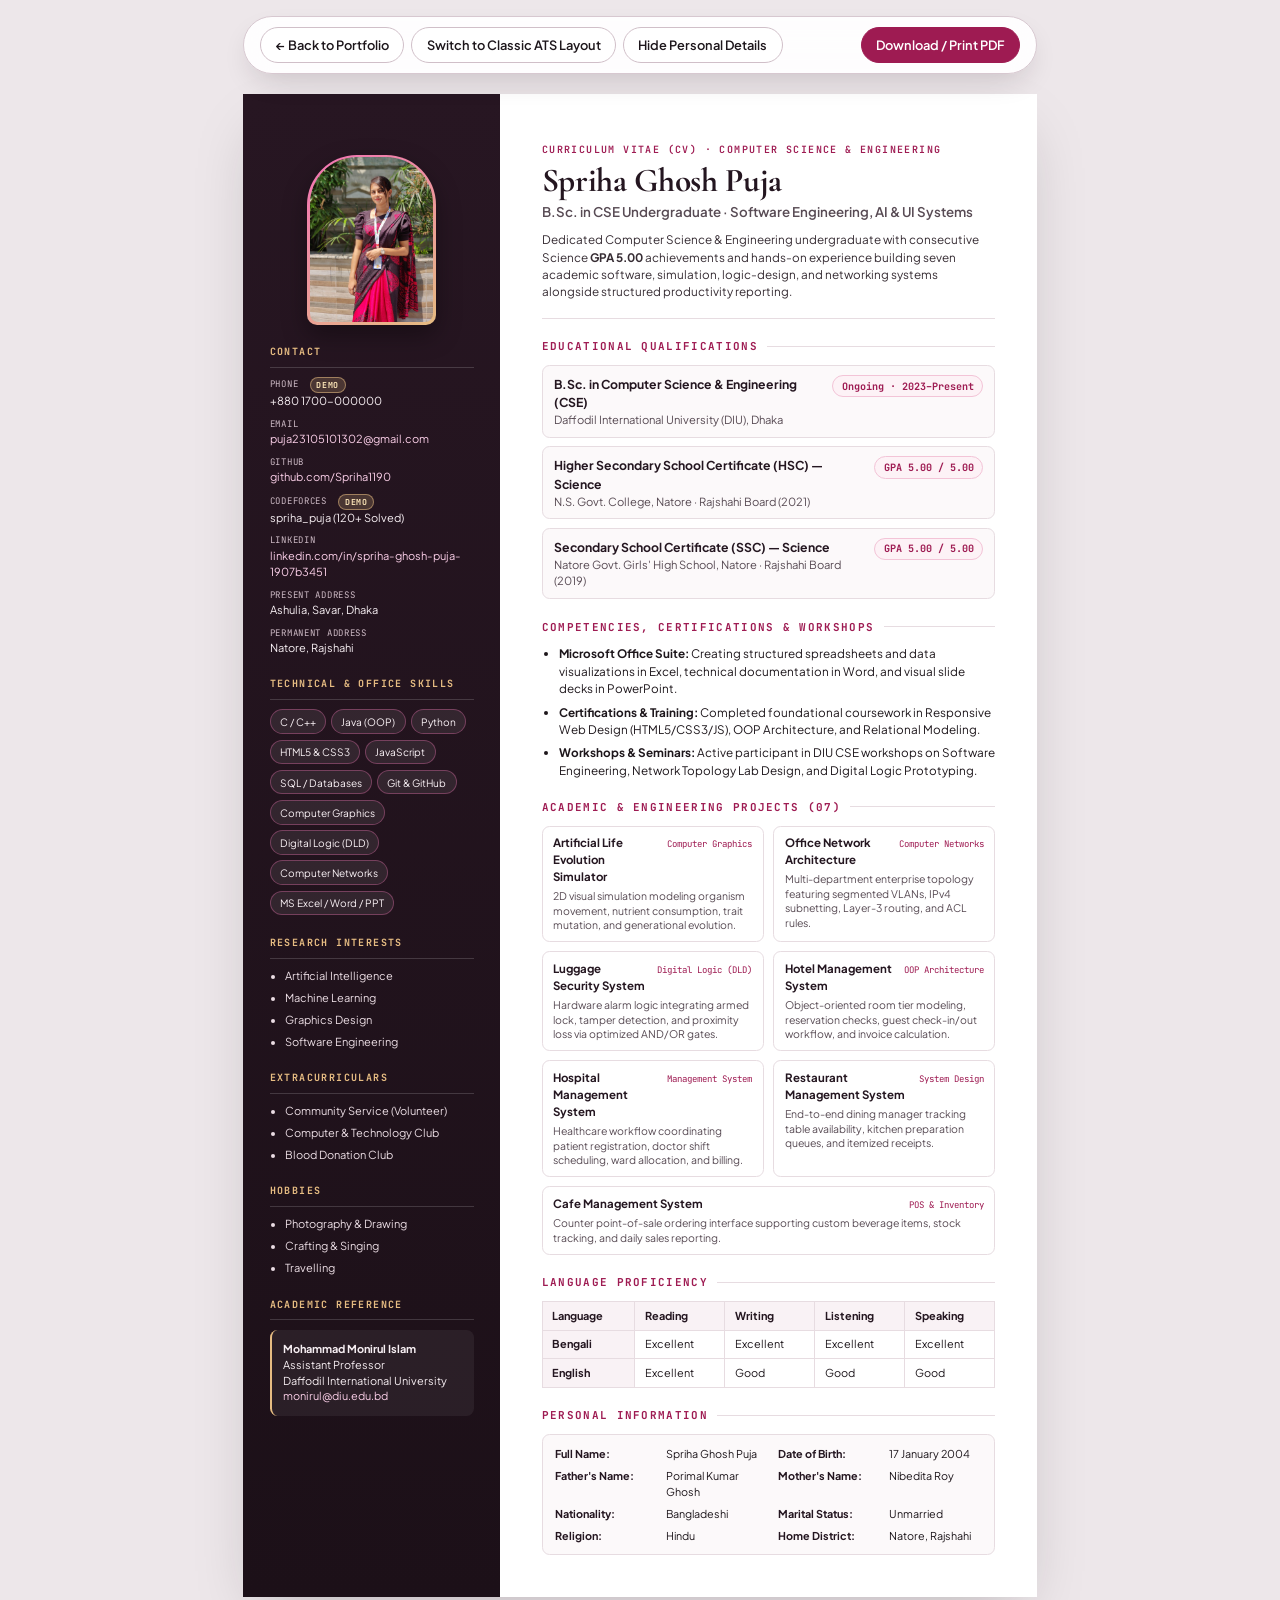
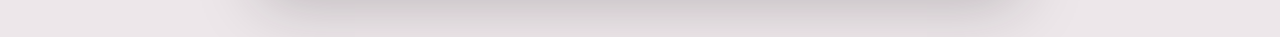
<file: cv.html>
<!DOCTYPE html>
<html lang="en">
<head>
  <meta charset="UTF-8">
  <meta name="viewport" content="width=device-width, initial-scale=1.0">
  <title>Curriculum Vitae (CV) — Spriha Ghosh Puja</title>
  <meta name="description" content="Printable Curriculum Vitae (CV) for Spriha Ghosh Puja — CSE undergraduate at Daffodil International University.">
  <link rel="icon" type="image/svg+xml" href="assets/images/favicon.svg">
  <link rel="preconnect" href="https://fonts.googleapis.com">
  <link rel="preconnect" href="https://fonts.gstatic.com" crossorigin>
  <link rel="stylesheet" href="https://fonts.googleapis.com/css2?family=Cormorant+Garamond:wght@600;700&family=JetBrains+Mono:wght@400;600;700&family=Plus+Jakarta+Sans:wght@400;500;600;700&display=swap">
  <link rel="stylesheet" href="css/cv.css">
</head>
<body data-cv-style="editorial">
  <nav class="cv-toolbar" aria-label="CV formatting and print controls">
    <div class="cv-toolbar-group">
      <a class="cv-btn" href="index.html">&larr; Back to Portfolio</a>
      <button type="button" id="cv-style-toggle" class="cv-btn" aria-pressed="false">Switch to Classic ATS Layout</button>
      <button type="button" id="cv-personal-toggle" class="cv-btn" aria-expanded="true" aria-controls="cv-personal-block">Hide Personal Details</button>
    </div>
    <div class="cv-toolbar-group">
      <button type="button" id="cv-print-btn" class="cv-btn cv-btn-primary">Download / Print PDF</button>
    </div>
  </nav>

  <main class="cv-sheet">
    <div class="cv-layout">
      <!-- Left Editorial Sidebar -->
      <aside class="cv-sidebar" aria-label="Contact, Skills, Profiles, Activities and Reference">
        <div class="cv-portrait-wrap">
          <img
            src="assets/images/spriha-portrait.png"
            alt="Spriha Ghosh Puja portrait photograph"
            width="768"
            height="1024"
          >
        </div>

        <section class="cv-block">
          <h2 class="cv-sidebar-title">Contact</h2>
          <ul class="cv-contact-list">
            <li>
              <span class="cv-contact-label">Phone <span class="cv-demo-pill">Demo</span></span>
              <span>+880 1700-000000</span>
            </li>
            <li>
              <span class="cv-contact-label">Email</span>
              <a href="mailto:puja23105101302@gmail.com">puja23105101302@gmail.com</a>
            </li>
            <li>
              <span class="cv-contact-label">GitHub</span>
              <a href="https://github.com/Spriha1190" target="_blank" rel="noopener noreferrer">github.com/Spriha1190</a>
            </li>
            <li>
              <span class="cv-contact-label">Codeforces <span class="cv-demo-pill">Demo</span></span>
              <span>spriha_puja (120+ Solved)</span>
            </li>
            <li>
              <span class="cv-contact-label">LinkedIn</span>
              <a href="https://www.linkedin.com/in/spriha-ghosh-puja-1907b3451" target="_blank" rel="noopener noreferrer">linkedin.com/in/spriha-ghosh-puja-1907b3451</a>
            </li>
            <li>
              <span class="cv-contact-label">Present Address</span>
              <span>Ashulia, Savar, Dhaka</span>
            </li>
            <li>
              <span class="cv-contact-label">Permanent Address</span>
              <span>Natore, Rajshahi</span>
            </li>
          </ul>
        </section>

        <section class="cv-block">
          <h2 class="cv-sidebar-title">Technical &amp; Office Skills</h2>
          <ul class="cv-skill-tags">
            <li>C / C++</li>
            <li>Java (OOP)</li>
            <li>Python</li>
            <li>HTML5 &amp; CSS3</li>
            <li>JavaScript</li>
            <li>SQL / Databases</li>
            <li>Git &amp; GitHub</li>
            <li>Computer Graphics</li>
            <li>Digital Logic (DLD)</li>
            <li>Computer Networks</li>
            <li>MS Excel / Word / PPT</li>
          </ul>
        </section>

        <section class="cv-block">
          <h2 class="cv-sidebar-title">Research Interests</h2>
          <ul class="cv-side-list">
            <li>Artificial Intelligence</li>
            <li>Machine Learning</li>
            <li>Graphics Design</li>
            <li>Software Engineering</li>
          </ul>
        </section>

        <section class="cv-block">
          <h2 class="cv-sidebar-title">Extracurriculars</h2>
          <ul class="cv-side-list">
            <li>Community Service (Volunteer)</li>
            <li>Computer &amp; Technology Club</li>
            <li>Blood Donation Club</li>
          </ul>
        </section>

        <section class="cv-block">
          <h2 class="cv-sidebar-title">Hobbies</h2>
          <ul class="cv-side-list">
            <li>Photography &amp; Drawing</li>
            <li>Crafting &amp; Singing</li>
            <li>Travelling</li>
          </ul>
        </section>

        <section class="cv-block">
          <h2 class="cv-sidebar-title">Academic Reference</h2>
          <div class="cv-ref-box">
            <strong>Mohammad Monirul Islam</strong><br>
            Assistant Professor<br>
            Daffodil International University<br>
            <a href="mailto:monirul@diu.edu.bd">monirul@diu.edu.bd</a>
          </div>
        </section>
      </aside>

      <!-- Right Main Content Column -->
      <div class="cv-main">
        <header class="cv-header-main">
          <p class="cv-kicker">Curriculum Vitae (CV) · Computer Science &amp; Engineering</p>
          <h1 class="cv-name">Spriha Ghosh Puja</h1>
          <p class="cv-headline">B.Sc. in CSE Undergraduate · Software Engineering, AI &amp; UI Systems</p>
          <p class="cv-summary">
            Dedicated Computer Science &amp; Engineering undergraduate with consecutive Science <strong>GPA 5.00</strong> achievements and hands-on experience building seven academic software, simulation, logic-design, and networking systems alongside structured productivity reporting.
          </p>
        </header>

        <!-- Educational Qualifications -->
        <section class="cv-block">
          <h2 class="cv-section-title">Educational Qualifications</h2>

          <div class="cv-edu-item">
            <div>
              <div class="cv-edu-degree">B.Sc. in Computer Science &amp; Engineering (CSE)</div>
              <div class="cv-edu-inst">Daffodil International University (DIU), Dhaka</div>
            </div>
            <span class="cv-edu-badge">Ongoing · 2023–Present</span>
          </div>

          <div class="cv-edu-item">
            <div>
              <div class="cv-edu-degree">Higher Secondary School Certificate (HSC) — Science</div>
              <div class="cv-edu-inst">N.S. Govt. College, Natore · Rajshahi Board (2021)</div>
            </div>
            <span class="cv-edu-badge">GPA 5.00 / 5.00</span>
          </div>

          <div class="cv-edu-item">
            <div>
              <div class="cv-edu-degree">Secondary School Certificate (SSC) — Science</div>
              <div class="cv-edu-inst">Natore Govt. Girls' High School, Natore · Rajshahi Board (2019)</div>
            </div>
            <span class="cv-edu-badge">GPA 5.00 / 5.00</span>
          </div>
        </section>

        <!-- Experience, Certifications & Workshops -->
        <section class="cv-block">
          <h2 class="cv-section-title">Competencies, Certifications &amp; Workshops</h2>
          <ul class="cv-exp-list">
            <li><strong>Microsoft Office Suite:</strong> Creating structured spreadsheets and data visualizations in Excel, technical documentation in Word, and visual slide decks in PowerPoint.</li>
            <li><strong>Certifications &amp; Training:</strong> Completed foundational coursework in Responsive Web Design (HTML5/CSS3/JS), OOP Architecture, and Relational Modeling.</li>
            <li><strong>Workshops &amp; Seminars:</strong> Active participant in DIU CSE workshops on Software Engineering, Network Topology Lab Design, and Digital Logic Prototyping.</li>
          </ul>
        </section>

        <!-- 7 Academic & Software Projects -->
        <section class="cv-block">
          <h2 class="cv-section-title">Academic &amp; Engineering Projects (07)</h2>
          <div class="cv-projects-grid">
            <article class="cv-project">
              <div class="cv-project-head">
                <h3 class="cv-project-title">Artificial Life Evolution Simulator</h3>
                <span class="cv-project-domain">Computer Graphics</span>
              </div>
              <p class="cv-project-desc">2D visual simulation modeling organism movement, nutrient consumption, trait mutation, and generational evolution.</p>
            </article>

            <article class="cv-project">
              <div class="cv-project-head">
                <h3 class="cv-project-title">Office Network Architecture</h3>
                <span class="cv-project-domain">Computer Networks</span>
              </div>
              <p class="cv-project-desc">Multi-department enterprise topology featuring segmented VLANs, IPv4 subnetting, Layer-3 routing, and ACL rules.</p>
            </article>

            <article class="cv-project">
              <div class="cv-project-head">
                <h3 class="cv-project-title">Luggage Security System</h3>
                <span class="cv-project-domain">Digital Logic (DLD)</span>
              </div>
              <p class="cv-project-desc">Hardware alarm logic integrating armed lock, tamper detection, and proximity loss via optimized AND/OR gates.</p>
            </article>

            <article class="cv-project">
              <div class="cv-project-head">
                <h3 class="cv-project-title">Hotel Management System</h3>
                <span class="cv-project-domain">OOP Architecture</span>
              </div>
              <p class="cv-project-desc">Object-oriented room tier modeling, reservation checks, guest check-in/out workflow, and invoice calculation.</p>
            </article>

            <article class="cv-project">
              <div class="cv-project-head">
                <h3 class="cv-project-title">Hospital Management System</h3>
                <span class="cv-project-domain">Management System</span>
              </div>
              <p class="cv-project-desc">Healthcare workflow coordinating patient registration, doctor shift scheduling, ward allocation, and billing.</p>
            </article>

            <article class="cv-project">
              <div class="cv-project-head">
                <h3 class="cv-project-title">Restaurant Management System</h3>
                <span class="cv-project-domain">System Design</span>
              </div>
              <p class="cv-project-desc">End-to-end dining manager tracking table availability, kitchen preparation queues, and itemized receipts.</p>
            </article>

            <article class="cv-project" style="grid-column: 1 / -1;">
              <div class="cv-project-head">
                <h3 class="cv-project-title">Cafe Management System</h3>
                <span class="cv-project-domain">POS &amp; Inventory</span>
              </div>
              <p class="cv-project-desc">Counter point-of-sale ordering interface supporting custom beverage items, stock tracking, and daily sales reporting.</p>
            </article>
          </div>
        </section>

        <!-- Language Proficiency -->
        <section class="cv-block">
          <h2 class="cv-section-title">Language Proficiency</h2>
          <table class="cv-lang-table">
            <thead>
              <tr>
                <th>Language</th>
                <th>Reading</th>
                <th>Writing</th>
                <th>Listening</th>
                <th>Speaking</th>
              </tr>
            </thead>
            <tbody>
              <tr>
                <th>Bengali</th>
                <td>Excellent</td>
                <td>Excellent</td>
                <td>Excellent</td>
                <td>Excellent</td>
              </tr>
              <tr>
                <th>English</th>
                <td>Excellent</td>
                <td>Good</td>
                <td>Good</td>
                <td>Good</td>
              </tr>
            </tbody>
          </table>
        </section>

        <!-- Toggleable Personal Information -->
        <section id="cv-personal-block" class="cv-block">
          <h2 class="cv-section-title">Personal Information</h2>
          <div class="cv-personal-grid">
            <div class="cv-personal-row"><strong>Full Name:</strong> <span>Spriha Ghosh Puja</span></div>
            <div class="cv-personal-row"><strong>Date of Birth:</strong> <span>17 January 2004</span></div>
            <div class="cv-personal-row"><strong>Father's Name:</strong> <span>Porimal Kumar Ghosh</span></div>
            <div class="cv-personal-row"><strong>Mother's Name:</strong> <span>Nibedita Roy</span></div>
            <div class="cv-personal-row"><strong>Nationality:</strong> <span>Bangladeshi</span></div>
            <div class="cv-personal-row"><strong>Marital Status:</strong> <span>Unmarried</span></div>
            <div class="cv-personal-row"><strong>Religion:</strong> <span>Hindu</span></div>
            <div class="cv-personal-row"><strong>Home District:</strong> <span>Natore, Rajshahi</span></div>
          </div>
        </section>
      </div>
    </div>
  </main>

  <script src="js/cv.js"></script>
</body>
</html>
</file>
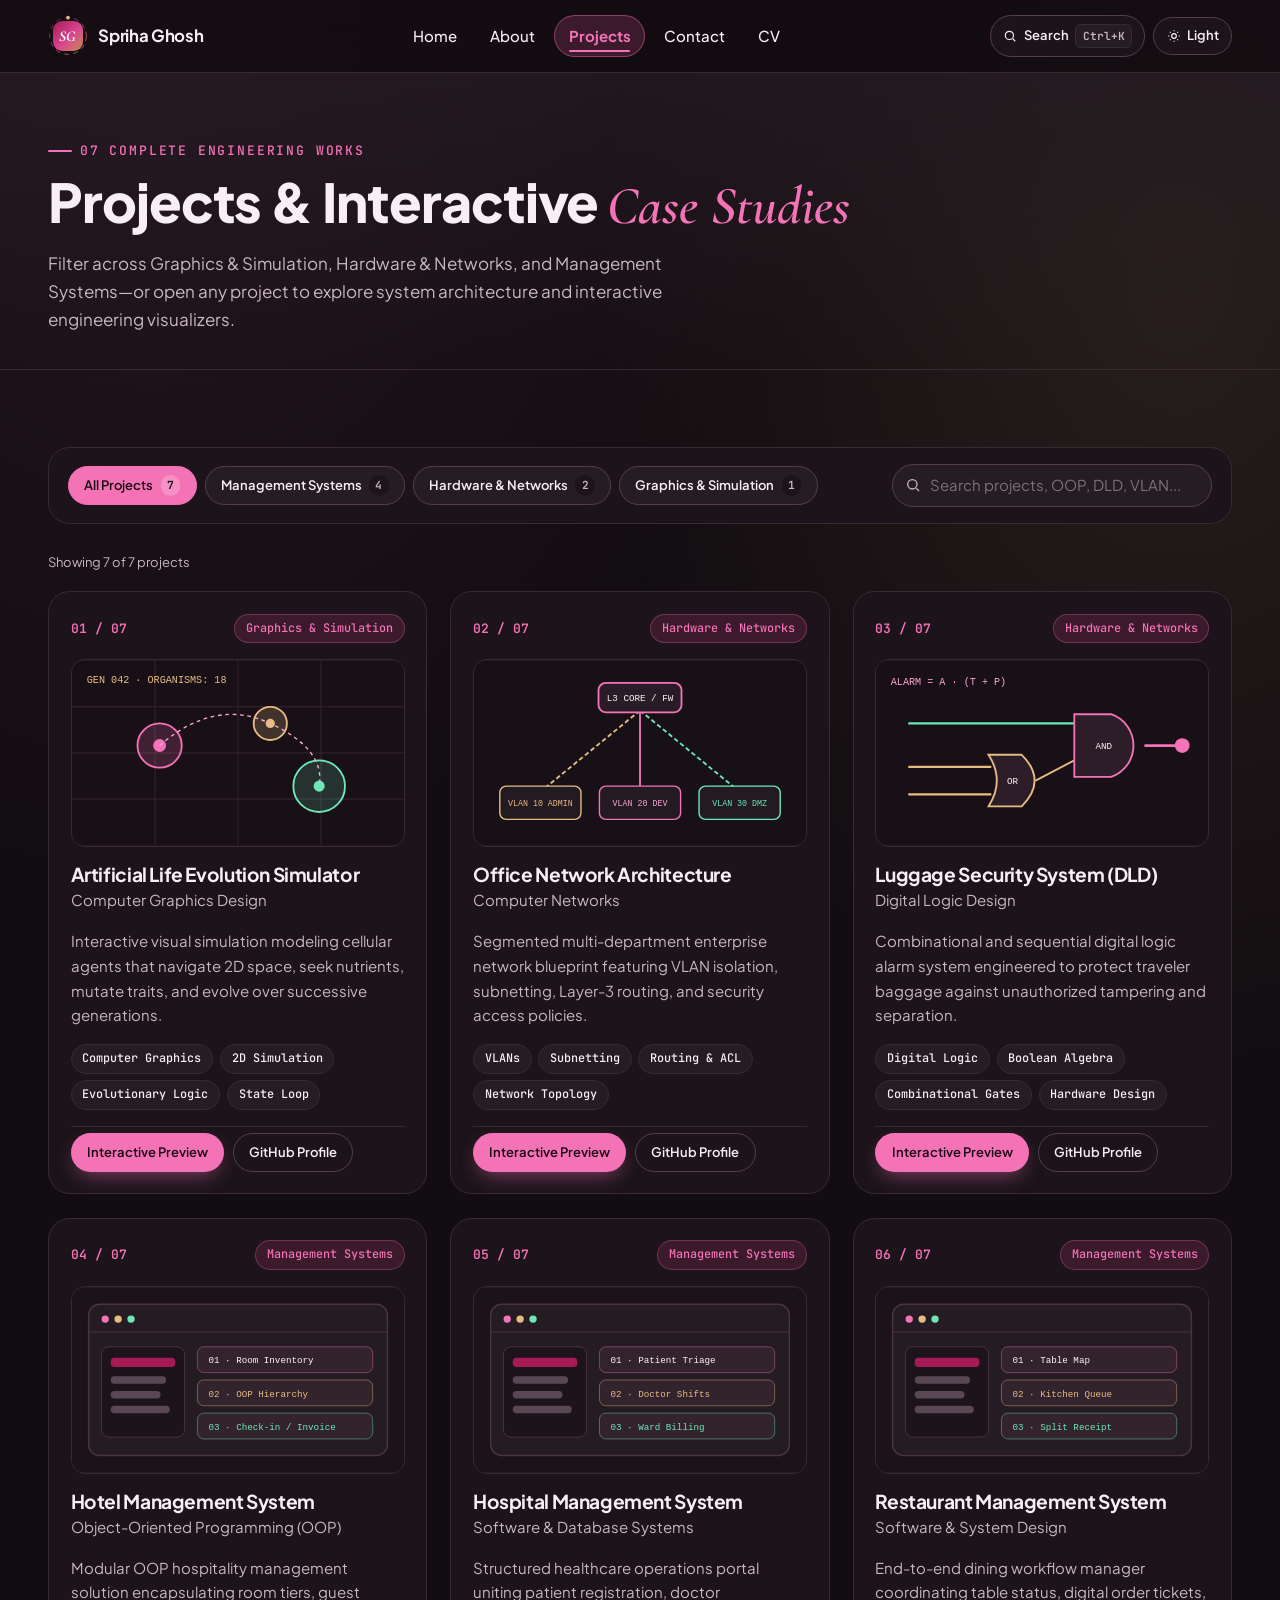
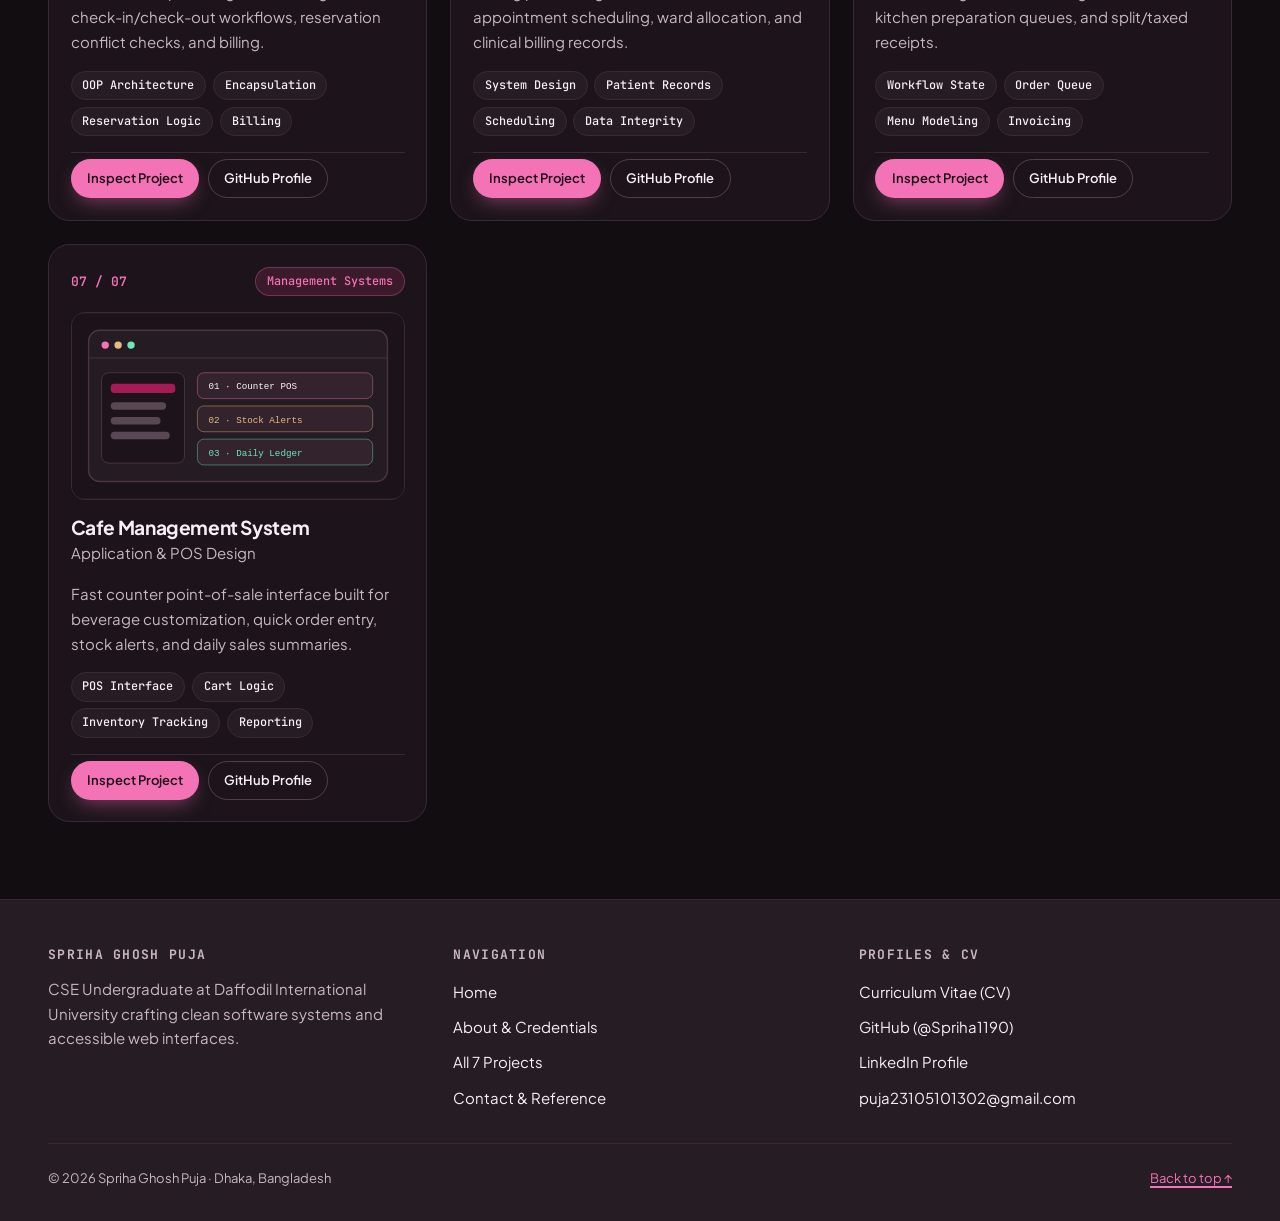
<file: projects.html>
<!DOCTYPE html>
<html lang="en">
<head>
  <meta charset="UTF-8">
  <meta name="viewport" content="width=device-width, initial-scale=1.0">
  <meta name="color-scheme" content="dark">
  <script>
    try {
      document.querySelector('meta[name="color-scheme"]').content = localStorage.getItem('spriha-theme') === 'light' ? 'light' : 'dark';
    } catch {}
  </script>
  <title>Projects &amp; Case Studies — Spriha Ghosh Puja</title>
  <meta name="description" content="Explore all 7 academic and software engineering projects by Spriha Ghosh Puja with interactive architecture previews across Computer Graphics, Networks, Digital Logic Design, and OOP.">
  <link rel="icon" type="image/svg+xml" href="assets/images/favicon.svg">
  <link rel="preconnect" href="https://fonts.googleapis.com">
  <link rel="preconnect" href="https://fonts.gstatic.com" crossorigin>
  <link rel="stylesheet" href="https://fonts.googleapis.com/css2?family=Cormorant+Garamond:ital,wght@0,600;0,700;1,600;1,700&family=JetBrains+Mono:wght@400;500;600;700&family=Plus+Jakarta+Sans:wght@400;500;600;700;800&display=swap">
  <link rel="stylesheet" href="css/tokens.css">
  <link rel="stylesheet" href="css/base.css">
  <link rel="stylesheet" href="css/components.css">
  <link rel="stylesheet" href="css/pages.css">
  <link rel="stylesheet" href="css/animations.css">
</head>
<body>
  <a class="skip-link" href="#main-content">Skip to main content</a>
  <div id="scroll-progress" aria-hidden="true"></div>

  <header class="site-header">
    <div class="container header-inner">
      <a class="site-logo magnetic-btn" href="index.html">
        <span class="site-logo-monogram" aria-hidden="true">
          <svg class="sg-emblem-svg" viewBox="0 0 48 48" width="40" height="40">
            <defs>
              <linearGradient id="hdrLogoGrad" x1="0" y1="0" x2="1" y2="1">
                <stop offset="0%" stop-color="#A61B55"/>
                <stop offset="55%" stop-color="#D9468F"/>
                <stop offset="100%" stop-color="#C28D50"/>
              </linearGradient>
            </defs>
            <g class="sg-orbit-ring">
              <circle cx="24" cy="24" r="22" fill="none" stroke="url(#hdrLogoGrad)" stroke-width="1.2" stroke-dasharray="6 5" opacity="0.75"/>
            </g>
            <g class="sg-spark-dot">
              <circle cx="24" cy="2" r="2.2" fill="#E6BC82"/>
            </g>
            <rect x="6" y="6" width="36" height="36" rx="11" fill="url(#hdrLogoGrad)"/>
            <text x="24" y="30" text-anchor="middle" fill="#FFFFFF" font-family="'Cormorant Garamond', Georgia, serif" font-style="italic" font-weight="700" font-size="18">SG</text>
          </svg>
        </span>
        <span class="site-logo-text">
          <span class="site-logo-name">Spriha Ghosh</span>
        </span>
      </a>

      <nav class="site-nav" aria-label="Primary">
        <button
          class="menu-button"
          type="button"
          popovertarget="site-menu"
          popovertargetaction="toggle"
          aria-controls="site-menu"
        >
          <svg width="18" height="18" viewBox="0 0 24 24" fill="none" stroke="currentColor" stroke-width="2" stroke-linecap="round" aria-hidden="true">
            <line x1="4" y1="7" x2="20" y2="7"/>
            <line x1="4" y1="12" x2="20" y2="12"/>
            <line x1="4" y1="17" x2="20" y2="17"/>
          </svg>
          <span>Menu</span>
        </button>

        <ul id="site-menu" class="site-menu" popover="auto">
          <li><a href="index.html">Home</a></li>
          <li><a href="about.html">About</a></li>
          <li><a href="projects.html" aria-current="page">Projects</a></li>
          <li><a href="contact.html">Contact</a></li>
          <li><a href="cv.html">CV</a></li>
        </ul>
      </nav>

      <div class="header-actions">
        <button type="button" class="icon-pill-btn" data-open-cmd aria-label="Open command palette">
          <svg width="14" height="14" viewBox="0 0 24 24" fill="none" stroke="currentColor" stroke-width="2" aria-hidden="true">
            <circle cx="11" cy="11" r="7"/>
            <line x1="21" y1="21" x2="16.65" y2="16.65"/>
          </svg>
          <span>Search</span>
          <kbd class="kbd-badge">Ctrl+K</kbd>
        </button>

        <button type="button" class="icon-pill-btn" data-theme-toggle aria-label="Toggle color theme">
          <span class="theme-option-to-dark">
            <svg width="14" height="14" viewBox="0 0 24 24" fill="none" stroke="currentColor" stroke-width="2" aria-hidden="true">
              <path d="M21 12.79A9 9 0 1 1 11.21 3 7 7 0 0 0 21 12.79z"/>
            </svg>
            <span class="visually-hidden">Switch to dark theme</span>
            <span>Dark</span>
          </span>
          <span class="theme-option-to-light">
            <svg width="14" height="14" viewBox="0 0 24 24" fill="none" stroke="currentColor" stroke-width="2" aria-hidden="true">
              <circle cx="12" cy="12" r="4"/>
              <path d="M12 2v2M12 20v2M4.93 4.93l1.41 1.41M17.66 17.66l1.41 1.41M2 12h2M20 12h2M6.34 17.66l-1.41 1.41M19.07 4.93l-1.41 1.41"/>
            </svg>
            <span class="visually-hidden">Switch to light theme</span>
            <span>Light</span>
          </span>
        </button>
      </div>
    </div>
  </header>

  <main id="main-content">
    <section class="page-banner">
      <div class="container">
        <p class="eyebrow">07 Complete Engineering Works</p>
        <h1>Projects &amp; Interactive <span class="editorial-italic">Case Studies</span></h1>
        <p class="section-subtitle">
          Filter across Graphics &amp; Simulation, Hardware &amp; Networks, and Management Systems—or open any project to explore system architecture and interactive engineering visualizers.
        </p>
      </div>
    </section>

    <section class="section">
      <div class="container">
        <div class="projects-toolbar">
          <div class="filter-tabs" role="group" aria-label="Filter projects by domain">
            <button type="button" class="filter-tab" data-filter-cat="All" aria-pressed="true">
              All Projects <span class="filter-count">7</span>
            </button>
            <button type="button" class="filter-tab" data-filter-cat="Management Systems" aria-pressed="false">
              Management Systems <span class="filter-count">4</span>
            </button>
            <button type="button" class="filter-tab" data-filter-cat="Hardware & Networks" aria-pressed="false">
              Hardware &amp; Networks <span class="filter-count">2</span>
            </button>
            <button type="button" class="filter-tab" data-filter-cat="Graphics & Simulation" aria-pressed="false">
              Graphics &amp; Simulation <span class="filter-count">1</span>
            </button>
          </div>

          <div class="search-box">
            <svg width="16" height="16" viewBox="0 0 24 24" fill="none" stroke="currentColor" stroke-width="2" aria-hidden="true">
              <circle cx="11" cy="11" r="7"/>
              <line x1="21" y1="21" x2="16.65" y2="16.65"/>
            </svg>
            <label for="project-search" class="visually-hidden">Search projects by title or keyword</label>
            <input id="project-search" type="search" placeholder="Search projects, OOP, DLD, VLAN...">
          </div>
        </div>

        <p id="projects-live-count" class="hint" aria-live="polite" style="margin-block-end:1.1rem;">Showing 7 of 7 projects</p>

        <div id="all-projects-grid" class="projects-grid"></div>
      </div>
    </section>
  </main>

  <footer class="site-footer">
    <div class="container">
      <div class="footer-grid">
        <div>
          <h2 class="footer-heading">Spriha Ghosh Puja</h2>
          <p class="section-subtitle" style="font-size:var(--text-sm);">
            CSE Undergraduate at Daffodil International University crafting clean software systems and accessible web interfaces.
          </p>
        </div>
        <div>
          <h2 class="footer-heading">Navigation</h2>
          <ul class="footer-links">
            <li><a href="index.html">Home</a></li>
            <li><a href="about.html">About &amp; Credentials</a></li>
            <li><a href="projects.html">All 7 Projects</a></li>
            <li><a href="contact.html">Contact &amp; Reference</a></li>
          </ul>
        </div>
        <div>
          <h2 class="footer-heading">Profiles &amp; CV</h2>
          <ul class="footer-links">
            <li><a href="cv.html">Curriculum Vitae (CV)</a></li>
            <li><a href="https://github.com/Spriha1190" target="_blank" rel="noopener noreferrer">GitHub (@Spriha1190)</a></li>
            <li><a href="https://www.linkedin.com/in/spriha-ghosh-puja-1907b3451" target="_blank" rel="noopener noreferrer">LinkedIn Profile</a></li>
            <li><a href="mailto:puja23105101302@gmail.com">puja23105101302@gmail.com</a></li>
          </ul>
        </div>
      </div>
      <div class="footer-bottom">
        <span>&copy; 2026 Spriha Ghosh Puja · Dhaka, Bangladesh</span>
        <a href="#main-content">Back to top &uarr;</a>
      </div>
    </div>
  </footer>

  <!-- Project Case Study & Interactive Preview Dialog -->
  <dialog id="project-dialog" class="app-dialog" closedby="any" aria-labelledby="pd-title">
    <div class="dialog-head">
      <div>
        <p id="pd-kicker" class="eyebrow" style="margin-block-end:0.2rem;">Project Case Study</p>
        <h2 id="pd-title" style="font-size:var(--text-xl);">Project Title</h2>
      </div>
      <form method="dialog">
        <button type="submit" class="dialog-close-btn" aria-label="Close project dialog">&times;</button>
      </form>
    </div>
    <div class="dialog-body">
      <p id="pd-summary" style="margin-block-end:1rem;"></p>
      <div class="card" style="padding:1rem 1.15rem;margin-block-end:1rem;">
        <h3 style="font-size:var(--text-sm);margin-block-end:0.35rem;">System Architecture &amp; Design</h3>
        <p id="pd-arch" class="hint" style="font-size:var(--text-sm);"></p>
      </div>
      <h3 style="font-size:var(--text-sm);margin-block-end:0.45rem;">Key Engineering Highlights</h3>
      <ul id="pd-highlights" style="padding-inline-start:1.2rem;margin-block-end:1rem;color:var(--muted);font-size:var(--text-sm);"></ul>
      <div id="pd-tags" class="project-tags"></div>
      <div id="pd-demo-mount"></div>
    </div>
  </dialog>

  <!-- Command Palette Dialog -->
  <dialog id="cmd-dialog" class="app-dialog cmd-dialog" closedby="any" aria-label="Quick navigation and actions">
    <div class="cmd-search-wrap">
      <svg width="16" height="16" viewBox="0 0 24 24" fill="none" stroke="currentColor" stroke-width="2" aria-hidden="true">
        <circle cx="11" cy="11" r="7"/>
        <line x1="21" y1="21" x2="16.65" y2="16.65"/>
      </svg>
      <input id="cmd-input" class="cmd-input" type="search" placeholder="Jump to page, CV, research, or toggle theme..." aria-label="Search commands">
      <form method="dialog">
        <button type="submit" class="btn btn-secondary btn-sm">Esc</button>
      </form>
    </div>
    <ul id="cmd-list" class="cmd-list" role="listbox" aria-label="Available commands"></ul>
  </dialog>

  <script src="js/data.js"></script>
  <script src="js/theme.js"></script>
  <script src="js/nav.js"></script>
  <script src="js/main.js"></script>
  <script src="js/motion.js"></script>
  <script src="js/projects.js"></script>
</body>
</html>
</file>
<file: css/tokens.css>
/* ==========================================================================
   Design Tokens — Atelier Ivory & Rani Rose / Midnight Velvet & Rose Gold
   Art-directed around Spriha Ghosh Puja's portrait photography.
   ========================================================================== */

:root {
  /* Default to Midnight Velvet dark theme; toggle switches to light via meta tag */
  color-scheme: dark;

  /* Raw Palette Tokens — Light Mode (Editorial Daylight) */
  --bg-light: #FAF7F4;
  --surface-light: #FFFFFF;
  --surface-tint-light: #F4EBEE;
  --surface-elevated-light: #FCF9FA;
  --ink-light: #1E141B;
  --muted-light: #594853;
  --border-light: #E6D8DE;
  --border-strong-light: #CEB7C2;
  --accent-light: #A61B55;
  --accent-hover-light: #881344;
  --accent-soft-light: #FCE7F0;
  --accent-ink-light: #FFFFFF;
  --gold-light: #B38147;
  --gold-soft-light: #F9EFE1;
  --sage-light: #355E4B;
  --sage-soft-light: #E7F3EC;
  --error-light: #B91C1C;
  --error-soft-light: #FEF2F2;
  --shadow-light: 0 10px 30px -12px rgba(30, 20, 27, 0.10), 0 2px 8px -2px rgba(30, 20, 27, 0.05);
  --shadow-lg-light: 0 24px 56px -16px rgba(30, 20, 27, 0.16);
  --header-bg-light: rgba(250, 247, 244, 0.86);

  /* Raw Palette Tokens — Dark Mode (Midnight Velvet) */
  --bg-dark: #120D11;
  --surface-dark: #1C141A;
  --surface-tint-dark: #261C24;
  --surface-elevated-dark: #2E222B;
  --ink-dark: #F7EFF3;
  --muted-dark: #C8B6C1;
  --border-dark: #382A34;
  --border-strong-dark: #543E4E;
  --accent-dark: #F472B6;
  --accent-hover-dark: #F9A8D4;
  --accent-soft-dark: #3B1A2B;
  --accent-ink-dark: #1B0913;
  --gold-dark: #E6BC82;
  --gold-soft-dark: #322619;
  --sage-dark: #6EE7B7;
  --sage-soft-dark: #163026;
  --error-dark: #FCA5A5;
  --error-soft-dark: #3F161B;
  --shadow-dark: 0 12px 34px -10px rgba(0, 0, 0, 0.55), 0 2px 10px -2px rgba(0, 0, 0, 0.40);
  --shadow-lg-dark: 0 28px 64px -12px rgba(0, 0, 0, 0.72);
  --header-bg-dark: rgba(18, 13, 17, 0.84);

  /* Default Tokens (Dark fallback matching default dark color-scheme) */
  --bg: var(--bg-dark);
  --surface: var(--surface-dark);
  --surface-tint: var(--surface-tint-dark);
  --surface-elevated: var(--surface-elevated-dark);
  --ink: var(--ink-dark);
  --muted: var(--muted-dark);
  --border: var(--border-dark);
  --border-strong: var(--border-strong-dark);
  --accent: var(--accent-dark);
  --accent-hover: var(--accent-hover-dark);
  --accent-soft: var(--accent-soft-dark);
  --accent-ink: var(--accent-ink-dark);
  --gold: var(--gold-dark);
  --gold-soft: var(--gold-soft-dark);
  --sage: var(--sage-dark);
  --sage-soft: var(--sage-soft-dark);
  --error: var(--error-dark);
  --error-soft: var(--error-soft-dark);
  --shadow: var(--shadow-dark);
  --shadow-lg: var(--shadow-lg-dark);
  --header-bg: var(--header-bg-dark);

  /* Typography Scale */
  --font-display: 'Cormorant Garamond', Georgia, 'Times New Roman', serif;
  --font-sans: 'Plus Jakarta Sans', system-ui, -apple-system, 'Segoe UI', sans-serif;
  --font-mono: 'JetBrains Mono', ui-monospace, SFMono-Regular, Consolas, monospace;

  --text-xs: clamp(0.75rem, 0.72rem + 0.15vw, 0.8125rem);
  --text-sm: clamp(0.875rem, 0.84rem + 0.18vw, 0.9375rem);
  --text-base: clamp(1rem, 0.96rem + 0.22vw, 1.0625rem);
  --text-lg: clamp(1.125rem, 1.05rem + 0.35vw, 1.25rem);
  --text-xl: clamp(1.35rem, 1.2rem + 0.7vw, 1.65rem);
  --text-2xl: clamp(1.75rem, 1.45rem + 1.4vw, 2.35rem);
  --text-3xl: clamp(2.25rem, 1.75rem + 2.4vw, 3.35rem);
  --text-hero: clamp(2.55rem, 1.95rem + 3.1vw, 4.1rem);

  /* Radii & Spacing */
  --radius-sm: 0.5rem;
  --radius-md: 0.875rem;
  --radius-lg: 1.35rem;
  --radius-xl: 2rem;
  --radius-pill: 999px;
  --container-max: 74rem;

  /* Native UI Adaptation */
  accent-color: var(--accent);
  scrollbar-color: var(--border-strong) transparent;
}

/* Reflect meta[name="color-scheme"] override back into CSS color-scheme property */
:root:has(> head > meta[name="color-scheme"][content="dark"]) {
  color-scheme: dark;
}

:root:has(> head > meta[name="color-scheme"][content="light"]) {
  color-scheme: light;
}

/* Fallback for browsers without light-dark(): explicit light override */
@supports not (color: light-dark(white, black)) {
  :root:has(> head > meta[name="color-scheme"][content="light"]) {
    --bg: var(--bg-light);
    --surface: var(--surface-light);
    --surface-tint: var(--surface-tint-light);
    --surface-elevated: var(--surface-elevated-light);
    --ink: var(--ink-light);
    --muted: var(--muted-light);
    --border: var(--border-light);
    --border-strong: var(--border-strong-light);
    --accent: var(--accent-light);
    --accent-hover: var(--accent-hover-light);
    --accent-soft: var(--accent-soft-light);
    --accent-ink: var(--accent-ink-light);
    --gold: var(--gold-light);
    --gold-soft: var(--gold-soft-light);
    --sage: var(--sage-light);
    --sage-soft: var(--sage-soft-light);
    --error: var(--error-light);
    --error-soft: var(--error-soft-light);
    --shadow: var(--shadow-light);
    --shadow-lg: var(--shadow-lg-light);
    --header-bg: var(--header-bg-light);
  }
}

/* Modern light-dark() enhancement */
@supports (color: light-dark(white, black)) {
  :root {
    --bg: light-dark(var(--bg-light), var(--bg-dark));
    --surface: light-dark(var(--surface-light), var(--surface-dark));
    --surface-tint: light-dark(var(--surface-tint-light), var(--surface-tint-dark));
    --surface-elevated: light-dark(var(--surface-elevated-light), var(--surface-elevated-dark));
    --ink: light-dark(var(--ink-light), var(--ink-dark));
    --muted: light-dark(var(--muted-light), var(--muted-dark));
    --border: light-dark(var(--border-light), var(--border-dark));
    --border-strong: light-dark(var(--border-strong-light), var(--border-strong-dark));
    --accent: light-dark(var(--accent-light), var(--accent-dark));
    --accent-hover: light-dark(var(--accent-hover-light), var(--accent-hover-dark));
    --accent-soft: light-dark(var(--accent-soft-light), var(--accent-soft-dark));
    --accent-ink: light-dark(var(--accent-ink-light), var(--accent-ink-dark));
    --gold: light-dark(var(--gold-light), var(--gold-dark));
    --gold-soft: light-dark(var(--gold-soft-light), var(--gold-soft-dark));
    --sage: light-dark(var(--sage-light), var(--sage-dark));
    --sage-soft: light-dark(var(--sage-soft-light), var(--sage-soft-dark));
    --error: light-dark(var(--error-light), var(--error-dark));
    --error-soft: light-dark(var(--error-soft-light), var(--error-soft-dark));
    --shadow: light-dark(var(--shadow-light), var(--shadow-dark));
    --shadow-lg: light-dark(var(--shadow-lg-light), var(--shadow-lg-dark));
    --header-bg: light-dark(var(--header-bg-light), var(--header-bg-dark));
  }
}

/* WebKit fallback for scrollbar-color */
@supports not (scrollbar-color: auto) {
  :root::-webkit-scrollbar {
    width: 10px;
    height: 10px;
  }
  :root::-webkit-scrollbar-thumb {
    background: var(--border-strong);
    border-radius: 999px;
  }
  :root::-webkit-scrollbar-track {
    background: transparent;
  }
}
</file>
<file: css/base.css>
/* ==========================================================================
   Base Reset, Fluid Typography, Accessibility & Scroll Progress Bar
   ========================================================================== */

*,
*::before,
*::after {
  box-sizing: border-box;
}

@media (prefers-reduced-motion: no-preference) {
  html {
    scroll-behavior: smooth;
  }
}

html {
  -webkit-text-size-adjust: 100%;
  overflow-x: clip;
}

body {
  margin: 0;
  min-block-size: 100dvh;
  display: flex;
  flex-direction: column;
  font-family: var(--font-sans);
  font-size: var(--text-base);
  line-height: 1.65;
  color: var(--ink);
  background-color: var(--bg);
  background-image:
    radial-gradient(ellipse 75% 45% at 12% 0%, color-mix(in srgb, var(--accent) 8%, transparent), transparent 70%),
    radial-gradient(ellipse 65% 40% at 92% 10%, color-mix(in srgb, var(--gold) 10%, transparent), transparent 70%);
  overflow-x: clip;
  -webkit-font-smoothing: antialiased;
}

main {
  flex: 1;
}

[hidden] {
  display: none !important;
}

img,
picture,
svg,
video,
canvas {
  display: block;
  max-inline-size: 100%;
}

img {
  height: auto;
}

button,
input,
select,
textarea {
  font: inherit;
  color: inherit;
}

h1, h2, h3, h4 {
  margin: 0;
  line-height: 1.15;
  letter-spacing: -0.02em;
  color: var(--ink);
}

p {
  margin: 0;
}

a {
  color: var(--accent);
  text-decoration-thickness: 1.5px;
  text-underline-offset: 0.2em;
}

a:hover {
  color: var(--accent-hover);
}

ul, ol {
  margin: 0;
  padding: 0;
}

/* High-contrast accessible focus ring */
:focus-visible {
  outline: 3px solid var(--accent);
  outline-offset: 3px;
  border-radius: 4px;
}

/* Skip link for keyboard & screen reader users */
.skip-link {
  position: fixed;
  inset-block-start: -100px;
  inset-inline-start: 1rem;
  z-index: 1200;
  padding: 0.75rem 1.25rem;
  border-radius: var(--radius-pill);
  background: var(--accent);
  color: var(--accent-ink);
  font-weight: 600;
  text-decoration: none;
  box-shadow: var(--shadow-lg);
  transition: inset-block-start 0.15s ease;
}

.skip-link:focus {
  inset-block-start: 1rem;
}

/* Visually hidden live regions and accessible labels */
.visually-hidden:where(:not(:focus-within, :active)) {
  position: absolute !important;
  clip-path: inset(50%) !important;
  overflow: hidden !important;
  width: 1px !important;
  height: 1px !important;
  margin: -1px !important;
  padding: 0 !important;
  border: 0 !important;
  white-space: nowrap !important;
}

/* Container & Layout Helpers */
.container {
  width: min(100% - 2rem, var(--container-max));
  margin-inline: auto;
}

.section {
  padding-block: clamp(3rem, 6vw, 5.5rem);
}

.section-tight {
  padding-block: clamp(2rem, 4vw, 3.5rem);
}

.section-head {
  display: flex;
  flex-wrap: wrap;
  align-items: flex-end;
  justify-content: space-between;
  gap: 1.25rem;
  margin-block-end: clamp(1.75rem, 3.5vw, 2.75rem);
}

.eyebrow {
  display: inline-flex;
  align-items: center;
  gap: 0.5rem;
  font-family: var(--font-mono);
  font-size: var(--text-xs);
  font-weight: 500;
  text-transform: uppercase;
  letter-spacing: 0.14em;
  color: var(--accent);
  margin-block-end: 0.6rem;
}

.eyebrow::before {
  content: "";
  inline-size: 1.5rem;
  block-size: 1.5px;
  background: currentColor;
  border-radius: 99px;
}

.section-title {
  font-size: var(--text-2xl);
  font-weight: 700;
}

.editorial-italic {
  font-family: var(--font-display);
  font-style: italic;
  font-weight: 600;
  letter-spacing: 0;
  color: var(--accent);
}

.section-subtitle {
  max-inline-size: 56ch;
  color: var(--muted);
  font-size: var(--text-base);
}

/* Scroll Progress Indicator (scroll-progress-indicator guide) */
#scroll-progress {
  position: fixed;
  inset-block-start: 0;
  inset-inline-start: 0;
  inline-size: 100%;
  block-size: 3px;
  z-index: 1000;
  pointer-events: none;
  background: linear-gradient(90deg, var(--accent), var(--gold), var(--accent));
  transform-origin: 0 50%;
  transform: scaleX(0);
}

@media (prefers-reduced-motion: reduce) {
  #scroll-progress {
    display: none;
  }
}

@media (prefers-reduced-motion: no-preference) {
  @supports (animation-timeline: scroll()) {
    @keyframes grow-progress {
      from { transform: scaleX(0); }
      to { transform: scaleX(1); }
    }

    #scroll-progress {
      animation: grow-progress auto linear;
      /* Declared AFTER animation shorthand so shorthand doesn't reset timeline */
      animation-timeline: scroll();
    }
  }
}

/* Text Selection */
::selection {
  background: color-mix(in srgb, var(--accent) 22%, transparent);
  color: var(--ink);
}
</file>
<file: css/components.css>
/* ==========================================================================
   Reusable UI Components: Navbar, Arch Portrait, Cards, Tables, Dialogs, Forms
   ========================================================================== */

/* ---------- 1. Responsive Site Header & Navigation (navbar guide) ---------- */
.site-header {
  position: sticky;
  inset-block-start: 0;
  z-index: 800;
  background: var(--header-bg);
  backdrop-filter: blur(16px);
  -webkit-backdrop-filter: blur(16px);
  border-block-end: 1px solid var(--border);
}

.site-header.is-measuring * {
  transition: none !important;
}

.header-inner {
  display: flex;
  align-items: center;
  justify-content: space-between;
  gap: 1rem;
  min-block-size: 4.5rem;
  padding-block: 0.65rem;
}

/* Keep row's natural width measurable by ResizeObserver */
.header-inner > * {
  flex-shrink: 0;
  white-space: nowrap;
}

.site-logo {
  display: inline-flex;
  align-items: center;
  gap: 0.65rem;
  text-decoration: none;
  color: var(--ink);
  font-weight: 700;
  font-size: 1.05rem;
}

.site-logo-monogram {
  display: grid;
  place-items: center;
  inline-size: 2.35rem;
  block-size: 2.35rem;
  border-radius: 0.7rem;
  background: linear-gradient(135deg, var(--accent), var(--gold));
  color: #FFFFFF;
  font-family: var(--font-display);
  font-style: italic;
  font-size: 1.2rem;
  font-weight: 700;
  letter-spacing: 0.02em;
  box-shadow: 0 4px 12px color-mix(in srgb, var(--accent) 30%, transparent);
}

.site-logo-text {
  display: inline-flex;
  flex-direction: column;
  line-height: 1.1;
}

.site-logo-name {
  font-weight: 700;
  letter-spacing: -0.02em;
}

.site-logo-role {
  font-family: var(--font-mono);
  font-size: 0.68rem;
  color: var(--muted);
  letter-spacing: 0.06em;
  text-transform: uppercase;
}

.site-nav {
  display: flex;
  align-items: center;
  gap: 0.5rem;
}

.header-actions {
  display: flex;
  align-items: center;
  gap: 0.5rem;
}

@media (max-width: 38rem) {
  .header-inner {
    gap: 0.4rem;
  }

  .site-logo {
    gap: 0.45rem;
    font-size: 0.95rem;
  }

  .site-logo-monogram {
    inline-size: 2.1rem;
    block-size: 2.1rem;
  }

  .site-logo-role {
    font-size: 0.6rem;
  }

  .menu-button {
    padding: 0.44rem 0.72rem;
    gap: 0.35rem;
    font-size: var(--text-xs);
  }

  .header-actions {
    gap: 0.35rem;
  }

  .icon-pill-btn {
    padding: 0.48rem;
  }

  .icon-pill-btn > span:not(.theme-option-to-dark):not(.theme-option-to-light),
  .icon-pill-btn .kbd-badge,
  .icon-pill-btn .theme-option-to-dark > span:not(.visually-hidden),
  .icon-pill-btn .theme-option-to-light > span:not(.visually-hidden) {
    display: none;
  }
}

.menu-button {
  anchor-name: --menu-button;
  display: inline-flex;
  align-items: center;
  gap: 0.45rem;
  padding: 0.52rem 0.9rem;
  border-radius: var(--radius-pill);
  border: 1px solid var(--border-strong);
  background: var(--surface);
  color: var(--ink);
  font-weight: 600;
  font-size: var(--text-sm);
  cursor: pointer;
}

.menu-button:hover {
  border-color: var(--accent);
  color: var(--accent);
}

/* Collapsed Native Popover Navigation */
.site-menu {
  position: fixed;
  inset: auto;
  /* Fallback offset before anchor() */
  inset-block-start: 4.75rem;
  inset-block-start: anchor(--menu-button bottom);
  inset-inline-end: 1rem;
  inline-size: min(82dvw, 21rem);
  max-inline-size: calc(100dvw - 2rem);
  block-size: fit-content;
  max-block-size: calc(100dvh - 6rem);
  margin: 0;
  margin-block-start: 0.5rem;
  padding: 0.75rem;
  overflow: auto;
  list-style: none;
  border-radius: var(--radius-lg);
  border: 1px solid var(--border-strong);
  background: var(--surface);
  color: var(--ink);
  box-shadow: var(--shadow-lg);
}

.site-menu::backdrop {
  background: rgba(18, 13, 17, 0.35);
}

/* Polyfill compatibility for [popover] */
[popover]:is(:popover-open, .\:popover-open) {
  display: block;
}

@supports not selector(:popover-open) {
  [popover]:not(.\:popover-open) {
    display: none;
  }
}

.site-menu li + li {
  margin-block-start: 0.25rem;
}

.site-menu a {
  display: flex;
  align-items: center;
  justify-content: space-between;
  gap: 0.5rem;
  padding: 0.65rem 0.95rem;
  border-radius: var(--radius-md);
  text-decoration: none;
  color: var(--ink);
  font-weight: 500;
  font-size: var(--text-sm);
  border: 1px solid transparent;
}

.site-menu a:hover {
  background: var(--surface-tint);
  color: var(--accent);
}

/* Accessible current page indicator: border + background + accent indicator (not color alone) */
.site-menu a[aria-current="page"] {
  background: var(--accent-soft);
  color: var(--accent);
  border-color: color-mix(in srgb, var(--accent) 45%, transparent);
  font-weight: 700;
  position: relative;
}

.site-menu a[aria-current="page"]::after {
  content: "";
  inline-size: 0.45rem;
  block-size: 0.45rem;
  border-radius: 50%;
  background: var(--accent);
}

/* Wide Inline Layout (activated when ResizeObserver confirms row fits) */
.site-header.is-wide .menu-button {
  display: none;
}

.site-header.is-wide .site-menu {
  position: static;
  display: flex;
  align-items: center;
  gap: 0.25rem;
  inline-size: auto;
  max-inline-size: none;
  block-size: auto;
  max-block-size: none;
  overflow: visible;
  margin: 0;
  padding: 0;
  border: 0;
  background: transparent;
  box-shadow: none;
}

.site-header.is-wide .site-menu::backdrop {
  display: none;
}

.site-header.is-wide .site-menu li + li {
  margin-block-start: 0;
}

.site-header.is-wide .site-menu a {
  padding: 0.45rem 0.85rem;
  border-radius: var(--radius-pill);
}

.site-header.is-wide .site-menu a[aria-current="page"]::after {
  position: absolute;
  inset-inline: 0.9rem;
  inset-block-end: 0.2rem;
  inline-size: auto;
  block-size: 2px;
  border-radius: 2px;
}

@media (forced-colors: active) {
  .site-menu a[aria-current="page"] {
    outline: 2px solid Highlight;
  }
}

/* Header Action Buttons (Theme Toggle & Command Palette) */
.icon-pill-btn {
  display: inline-flex;
  align-items: center;
  gap: 0.4rem;
  padding: 0.48rem 0.78rem;
  border-radius: var(--radius-pill);
  border: 1px solid var(--border-strong);
  background: var(--surface);
  color: var(--ink);
  font-size: var(--text-xs);
  font-weight: 600;
  cursor: pointer;
}

.icon-pill-btn:hover {
  border-color: var(--accent);
  color: var(--accent);
  background: var(--surface-tint);
}

.kbd-badge {
  font-family: var(--font-mono);
  font-size: 0.7rem;
  padding: 0.12rem 0.4rem;
  border-radius: 0.35rem;
  background: var(--surface-tint);
  border: 1px solid var(--border);
  color: var(--muted);
}

/* CSS-driven 2-state Theme Toggle Labels (Dark default -> switch to Light; Light -> switch to Dark) */
.theme-option-to-light {
  display: inline-flex;
  align-items: center;
  gap: 0.35rem;
}

.theme-option-to-dark {
  display: none;
  align-items: center;
  gap: 0.35rem;
}

:root:has(> head > meta[name="color-scheme"][content="light"]) .theme-option-to-light {
  display: none;
}

:root:has(> head > meta[name="color-scheme"][content="light"]) .theme-option-to-dark {
  display: inline-flex;
}

/* ---------- 2. Buttons & Chips ---------- */
.btn {
  display: inline-flex;
  align-items: center;
  justify-content: center;
  gap: 0.5rem;
  padding: 0.75rem 1.35rem;
  border-radius: var(--radius-pill);
  border: 1.5px solid transparent;
  font-weight: 600;
  font-size: var(--text-sm);
  text-decoration: none;
  cursor: pointer;
  transition: transform 0.18s ease, box-shadow 0.18s ease;
}

.btn:active {
  transform: translateY(1px);
}

.btn-primary {
  background: var(--accent);
  color: var(--accent-ink);
  box-shadow: 0 8px 20px -6px color-mix(in srgb, var(--accent) 50%, transparent);
}

.btn-primary:hover {
  background: var(--accent-hover);
  color: var(--accent-ink);
  transform: translateY(-1px);
}

.btn-secondary {
  background: var(--surface);
  color: var(--ink);
  border-color: var(--border-strong);
}

.btn-secondary:hover {
  border-color: var(--accent);
  color: var(--accent);
  background: var(--surface-tint);
}

.btn-ghost {
  background: transparent;
  color: var(--ink);
  border-color: var(--border);
}

.btn-ghost:hover {
  border-color: var(--accent);
  color: var(--accent);
  background: var(--accent-soft);
}

.btn-sm {
  padding: 0.48rem 0.95rem;
  font-size: var(--text-xs);
}

.tag {
  display: inline-flex;
  align-items: center;
  gap: 0.35rem;
  padding: 0.25rem 0.68rem;
  border-radius: var(--radius-pill);
  background: var(--surface-tint);
  border: 1px solid var(--border);
  color: var(--ink);
  font-family: var(--font-mono);
  font-size: 0.74rem;
  font-weight: 500;
  text-decoration: none;
}

a.tag:hover,
button.tag:hover {
  border-color: var(--accent);
  color: var(--accent);
}

.tag-accent {
  background: var(--accent-soft);
  border-color: color-mix(in srgb, var(--accent) 30%, transparent);
  color: var(--accent);
}

.tag-gold {
  background: var(--gold-soft);
  border-color: color-mix(in srgb, var(--gold) 35%, transparent);
  color: var(--ink);
}

/* ---------- 3. Editorial Arch Portrait Frame ---------- */
.portrait-stage {
  position: relative;
  display: grid;
  place-items: center;
  inline-size: min(100%, 22.5rem);
  margin-inline: auto;
  padding: 1.15rem;
}

.portrait-ring-svg {
  position: absolute;
  inset: -0.25rem;
  inline-size: calc(100% + 0.5rem);
  block-size: calc(100% + 0.5rem);
  color: var(--gold);
  opacity: 0.55;
  pointer-events: none;
}

@media (prefers-reduced-motion: no-preference) {
  .portrait-ring-svg {
    animation: gentle-spin 55s linear infinite;
  }
  @keyframes gentle-spin {
    to { transform: rotate(360deg); }
  }
}

.portrait-arch {
  position: relative;
  inline-size: min(100%, 19.2rem);
  aspect-ratio: 768 / 1024;
  border-radius: 170px 170px 24px 24px;
  padding: 0.55rem;
  background: linear-gradient(155deg, color-mix(in srgb, var(--accent) 26%, var(--surface)), color-mix(in srgb, var(--gold) 28%, var(--surface)));
  border: 1.5px solid var(--border-strong);
  box-shadow: var(--shadow-lg);
}

.portrait-arch-inner {
  inline-size: 100%;
  block-size: 100%;
  border-radius: 162px 162px 18px 18px;
  overflow: hidden;
  border: 1px solid rgba(255, 255, 255, 0.55);
  background: var(--surface-tint);
}

.portrait-arch-inner img {
  inline-size: 100%;
  block-size: 100%;
  object-fit: cover;
  object-position: center 12%;
}

.portrait-badge {
  position: absolute;
  display: inline-flex;
  align-items: center;
  gap: 0.45rem;
  padding: 0.5rem 0.85rem;
  border-radius: var(--radius-pill);
  background: var(--surface);
  border: 1px solid var(--border-strong);
  box-shadow: var(--shadow);
  font-size: var(--text-xs);
  font-weight: 700;
  color: var(--ink);
  z-index: 2;
}

.portrait-badge-top {
  inset-block-start: 1.75rem;
  inset-inline-start: -0.25rem;
}

.portrait-badge-bottom {
  inset-block-end: 1.5rem;
  inset-inline-end: -0.25rem;
}

.status-dot {
  inline-size: 0.55rem;
  block-size: 0.55rem;
  border-radius: 50%;
  background: var(--sage);
  box-shadow: 0 0 0 3px color-mix(in srgb, var(--sage) 25%, transparent);
}

/* ---------- 4. Surface Cards & Project Cards ---------- */
.card {
  background: var(--surface);
  border: 1px solid var(--border);
  border-radius: var(--radius-lg);
  padding: clamp(1.25rem, 2.5vw, 1.85rem);
  box-shadow: var(--shadow);
}

.project-card {
  display: flex;
  flex-direction: column;
  gap: 1rem;
  background: var(--surface);
  border: 1px solid var(--border);
  border-radius: var(--radius-lg);
  padding: 1.35rem;
  box-shadow: var(--shadow);
  transition: transform 0.22s ease, border-color 0.22s ease, box-shadow 0.22s ease;
}

.project-card:hover {
  transform: translateY(-4px);
  border-color: color-mix(in srgb, var(--accent) 45%, var(--border));
  box-shadow: var(--shadow-lg);
}

.project-card-top {
  display: flex;
  align-items: center;
  justify-content: space-between;
  gap: 0.75rem;
}

.project-index {
  font-family: var(--font-mono);
  font-size: var(--text-xs);
  font-weight: 600;
  color: var(--accent);
}

.project-preview-frame {
  border-radius: var(--radius-md);
  border: 1px solid var(--border);
  background: var(--surface-tint);
  overflow: hidden;
  aspect-ratio: 16 / 9;
  display: grid;
  place-items: center;
}

.project-preview-frame svg {
  inline-size: 100%;
  block-size: 100%;
}

.project-card h3 {
  font-size: 1.2rem;
  font-weight: 700;
}

.project-card p {
  color: var(--muted);
  font-size: var(--text-sm);
  flex: 1;
}

.project-tags {
  display: flex;
  flex-wrap: wrap;
  gap: 0.4rem;
}

.project-card-actions {
  display: flex;
  flex-wrap: wrap;
  gap: 0.55rem;
  padding-block-start: 0.4rem;
  border-block-start: 1px solid var(--border);
}

/* ---------- 5. Responsive Data Tables (responsive-table guide) ---------- */
.table-wrapper {
  overflow: auto;
  max-inline-size: 100%;
  max-block-size: min(560px, 80dvh);
  container-type: inline-size;
  border: 1px solid var(--border);
  border-radius: var(--radius-lg);
  background: var(--surface);
  box-shadow: var(--shadow);
}

.data-table {
  inline-size: 100%;
  border-collapse: separate;
  border-spacing: 0;
  text-align: start;
  font-size: var(--text-sm);
}

.data-table caption {
  padding: 1rem 1.25rem;
  text-align: start;
  font-weight: 700;
  font-size: var(--text-base);
  color: var(--ink);
  background: var(--surface-tint);
  border-block-end: 1px solid var(--border);
}

.data-table th,
.data-table td {
  padding: 0.9rem 1.15rem;
  border-block-end: 1px solid var(--border);
  vertical-align: middle;
}

.data-table thead {
  position: sticky;
  inset-block-start: 0;
  z-index: 2;
}

.data-table thead th {
  background: var(--surface-tint);
  color: var(--ink);
  font-family: var(--font-mono);
  font-size: var(--text-xs);
  text-transform: uppercase;
  letter-spacing: 0.08em;
  border-block-end: 1.5px solid var(--border-strong);
  white-space: nowrap;
}

.data-table tbody th {
  position: sticky;
  inset-inline-start: 0;
  z-index: 1;
  background: var(--surface);
  color: var(--ink);
  font-weight: 700;
  text-align: start;
}

.data-table tbody tr:hover td,
.data-table tbody tr:hover th {
  background: color-mix(in srgb, var(--surface-tint) 60%, var(--surface));
}

.data-table tbody tr:last-child th,
.data-table tbody tr:last-child td {
  border-block-end: 0;
}

/* Column Label Tokens per Table */
.table-education {
  --label-2: "Institute";
  --label-3: "Board / University";
  --label-4: "Year";
  --label-5: "Result / Status";
}

.table-languages {
  --label-2: "Reading";
  --label-3: "Writing";
  --label-4: "Listening";
  --label-5: "Speaking";
}

.table-skills {
  --label-2: "Category";
  --label-3: "Core Capabilities";
  --label-4: "Application Context";
}

@container (width < 600px) {
  .data-table,
  .data-table thead,
  .data-table tbody,
  .data-table tr,
  .data-table th,
  .data-table td {
    display: block;
  }

  .data-table thead {
    /* MANDATORY: Hide column header from layout and screen readers */
    display: none;
  }

  .data-table tbody {
    padding: 0.85rem;
  }

  .data-table tbody tr {
    margin-block-end: 1rem;
    border: 1px solid var(--border-strong);
    border-radius: var(--radius-md);
    overflow: hidden;
    background: var(--surface);
  }

  .data-table tbody tr:last-child {
    margin-block-end: 0;
  }

  .data-table tbody th {
    position: sticky;
    inset-block-start: 0;
    z-index: 2;
    background: var(--surface-tint);
    border-block-end: 1px solid var(--border);
  }

  .data-table tbody td {
    display: flex;
    justify-content: space-between;
    align-items: baseline;
    gap: 1rem;
    padding: 0.7rem 1rem;
  }

  .data-table tbody td::before {
    font-family: var(--font-mono);
    font-size: var(--text-xs);
    text-transform: uppercase;
    letter-spacing: 0.05em;
    color: var(--muted);
    font-weight: 600;
    flex-shrink: 0;
  }

  .data-table tbody td:nth-child(2)::before { content: var(--label-2) ": "; }
  .data-table tbody td:nth-child(3)::before { content: var(--label-3) ": "; }
  .data-table tbody td:nth-child(4)::before { content: var(--label-4) ": "; }
  .data-table tbody td:nth-child(5)::before { content: var(--label-5) ": "; }
}

/* ---------- 6. Native Modal Dialogs (light-dismiss & scroll lock guides) ---------- */
dialog.app-dialog {
  margin: auto;
  padding: 0;
  border: 1px solid var(--border-strong);
  border-radius: var(--radius-xl);
  background: var(--surface);
  color: var(--ink);
  inline-size: min(92dvw, 48rem);
  max-block-size: min(88dvh, 46rem);
  box-shadow: var(--shadow-lg);
}

dialog.app-dialog:modal {
  /* MANDATORY: Prevent scroll chaining inside modal */
  overscroll-behavior: contain;
}

dialog.app-dialog::backdrop {
  /* MANDATORY: Make ::backdrop a non-scrollable scroll container to block underlying scroll */
  overflow: hidden;
  overscroll-behavior: contain;
  background: rgba(18, 13, 17, 0.65);
  backdrop-filter: blur(6px);
  -webkit-backdrop-filter: blur(6px);
}

@media (prefers-reduced-motion: no-preference) {
  dialog.app-dialog {
    opacity: 0;
    transform: translateY(10px) scale(0.98);
    transition: opacity 0.2s ease, transform 0.2s ease, display 0.2s ease, overlay 0.2s ease;
    transition-behavior: allow-discrete;
  }

  dialog.app-dialog[open] {
    opacity: 1;
    transform: translateY(0) scale(1);
  }

  @starting-style {
    dialog.app-dialog[open] {
      opacity: 0;
      transform: translateY(10px) scale(0.98);
    }
  }
}

.dialog-head {
  position: sticky;
  inset-block-start: 0;
  z-index: 3;
  display: flex;
  align-items: center;
  justify-content: space-between;
  gap: 1rem;
  padding: 1.15rem 1.5rem;
  background: var(--surface);
  border-block-end: 1px solid var(--border);
}

.dialog-close-btn {
  display: grid;
  place-items: center;
  inline-size: 2.25rem;
  block-size: 2.25rem;
  border-radius: 50%;
  border: 1px solid var(--border-strong);
  background: var(--surface-tint);
  color: var(--ink);
  font-size: 1.15rem;
  cursor: pointer;
}

.dialog-close-btn:hover {
  border-color: var(--accent);
  color: var(--accent);
}

.dialog-body {
  padding: 1.5rem;
}

/* Command Palette Dialog */
dialog.cmd-dialog {
  inline-size: min(92dvw, 36rem);
  margin-block-start: min(14dvh, 7rem);
}

.cmd-search-wrap {
  display: flex;
  align-items: center;
  gap: 0.75rem;
  padding: 1rem 1.25rem;
  border-block-end: 1px solid var(--border);
}

.cmd-input {
  flex: 1;
  border: 0;
  background: transparent;
  font-size: var(--text-base);
  color: var(--ink);
  outline: none;
}

.cmd-list {
  list-style: none;
  padding: 0.65rem;
  max-block-size: 52dvh;
  overflow: auto;
}

.cmd-item-btn {
  inline-size: 100%;
  display: flex;
  align-items: center;
  justify-content: space-between;
  gap: 1rem;
  padding: 0.72rem 0.9rem;
  border: 0;
  border-radius: var(--radius-md);
  background: transparent;
  color: var(--ink);
  text-align: start;
  cursor: pointer;
}

.cmd-item-btn:hover,
.cmd-item-btn[aria-selected="true"] {
  background: var(--accent-soft);
  color: var(--accent);
}

.cmd-item-meta {
  font-family: var(--font-mono);
  font-size: var(--text-xs);
  color: var(--muted);
}

/* ---------- 7. Accessible Form Validation (validate-input-after-interaction guide) ---------- */
.field {
  display: flex;
  flex-direction: column;
  gap: 0.35rem;
  margin-block-end: 1.15rem;
}

.field label {
  font-weight: 600;
  font-size: var(--text-sm);
  color: var(--ink);
}

.hint {
  display: block;
  color: var(--muted);
  font-size: var(--text-xs);
}

.control {
  inline-size: 100%;
  padding: 0.72rem 0.95rem;
  border-radius: var(--radius-md);
  border: 1.5px solid var(--border-strong);
  background: var(--surface);
  color: var(--ink);
  transition: border-color 0.16s ease, background-color 0.16s ease;
}

.control:focus {
  border-color: var(--accent);
}

textarea.control {
  min-block-size: 8.5rem;
  resize: vertical;
}

.error-msg {
  display: none;
  color: var(--error);
  font-size: var(--text-xs);
  font-weight: 600;
  margin-block-start: 0.2rem;
}

:is(.control:user-invalid, .control.user-invalid-fallback) {
  border-color: var(--error);
  background-color: var(--error-soft);
}

:is(.control:user-invalid, .control.user-invalid-fallback) + .error-msg {
  display: block;
}

:is(.control:user-valid, .control.user-valid-fallback) {
  border-color: var(--sage);
}

/* ---------- 8. Toast Notification ---------- */
.toast-shelf {
  position: fixed;
  inset-block-end: 1.25rem;
  inset-inline-end: 1.25rem;
  z-index: 1100;
  display: flex;
  flex-direction: column;
  gap: 0.5rem;
  pointer-events: none;
}

.toast {
  padding: 0.75rem 1.15rem;
  border-radius: var(--radius-pill);
  background: var(--ink);
  color: var(--bg);
  font-size: var(--text-sm);
  font-weight: 600;
  box-shadow: var(--shadow-lg);
  pointer-events: auto;
}

/* ---------- 9. Footer ---------- */
.site-footer {
  margin-block-start: auto;
  border-block-start: 1px solid var(--border);
  background: var(--surface-tint);
  padding-block: 3rem 2rem;
}

.footer-grid {
  display: grid;
  grid-template-columns: repeat(auto-fit, minmax(14rem, 1fr));
  gap: 2rem;
  margin-block-end: 2rem;
}

.footer-heading {
  font-family: var(--font-mono);
  font-size: var(--text-xs);
  text-transform: uppercase;
  letter-spacing: 0.1em;
  color: var(--muted);
  margin-block-end: 0.85rem;
}

.footer-links {
  list-style: none;
  display: flex;
  flex-direction: column;
  gap: 0.45rem;
}

.footer-links a {
  color: var(--ink);
  text-decoration: none;
  font-size: var(--text-sm);
}

.footer-links a:hover {
  color: var(--accent);
  text-decoration: underline;
}

.footer-bottom {
  display: flex;
  flex-wrap: wrap;
  align-items: center;
  justify-content: space-between;
  gap: 1rem;
  padding-block-start: 1.5rem;
  border-block-start: 1px solid var(--border);
  color: var(--muted);
  font-size: var(--text-xs);
}
</file>
<file: css/pages.css>
/* ==========================================================================
   Page-Specific Layouts: Hero, Metrics, Skills, Projects & Modals, About, Contact
   ========================================================================== */

/* ---------- Hero Section (Home) ---------- */
.hero-section {
  position: relative;
  padding-block: clamp(2.5rem, 5vw, 4.75rem) clamp(3rem, 5vw, 4.5rem);
  overflow: hidden;
}

.hero-canvas {
  position: absolute;
  inset: 0;
  inline-size: 100%;
  block-size: 100%;
  pointer-events: none;
  z-index: 0;
  opacity: 0.7;
}

.hero-grid {
  position: relative;
  z-index: 1;
  display: grid;
  grid-template-columns: 1fr;
  align-items: center;
  gap: clamp(2rem, 4.5vw, 4rem);
}

@media (min-width: 54rem) {
  .hero-grid {
    grid-template-columns: minmax(0, 1.22fr) minmax(0, 0.85fr);
  }
}

.hero-pill {
  display: inline-flex;
  align-items: center;
  gap: 0.55rem;
  padding: 0.4rem 0.9rem;
  border-radius: var(--radius-pill);
  background: var(--surface);
  border: 1px solid var(--border-strong);
  font-family: var(--font-mono);
  font-size: var(--text-xs);
  color: var(--ink);
  box-shadow: var(--shadow);
  margin-block-end: 1.25rem;
}

.hero-title {
  font-size: var(--text-hero);
  font-weight: 800;
  letter-spacing: -0.03em;
  line-height: 1.06;
  margin-block-end: 1.1rem;
}

.hero-title .editorial-italic {
  display: block;
  font-size: clamp(2.15rem, 1.7rem + 2.5vw, 3.55rem);
  font-weight: 600;
  line-height: 1.05;
  margin-block-start: 0.18rem;
}

.hero-lead {
  font-size: var(--text-lg);
  color: var(--muted);
  max-inline-size: 56ch;
  margin-block-end: 1.65rem;
}

.hero-cta-row {
  display: flex;
  flex-wrap: wrap;
  align-items: center;
  gap: 0.8rem;
  margin-block-end: 1.5rem;
}

.hero-social-row {
  display: flex;
  flex-wrap: wrap;
  align-items: center;
  gap: 0.65rem;
}

/* ---------- KPI Metrics Strip ---------- */
.metrics-strip {
  display: grid;
  grid-template-columns: repeat(auto-fit, minmax(12.5rem, 1fr));
  gap: 1rem;
}

.metric-card {
  position: relative;
  padding: 1.3rem 1.4rem;
  border-radius: var(--radius-lg);
  background: var(--surface);
  border: 1px solid var(--border);
  box-shadow: var(--shadow);
}

.metric-value {
  font-family: var(--font-display);
  font-size: clamp(2rem, 1.7rem + 1.2vw, 2.75rem);
  font-weight: 700;
  line-height: 1;
  color: var(--accent);
  margin-block-end: 0.35rem;
}

.metric-label {
  font-weight: 700;
  font-size: var(--text-sm);
  color: var(--ink);
}

.metric-note {
  font-size: var(--text-xs);
  color: var(--muted);
  margin-block-start: 0.15rem;
}

/* ---------- Grids ---------- */
.projects-grid {
  display: grid;
  grid-template-columns: repeat(auto-fill, minmax(min(100%, 20.5rem), 1fr));
  gap: 1.45rem;
}

.split-two {
  display: grid;
  grid-template-columns: 1fr;
  gap: 1.5rem;
}

@media (min-width: 52rem) {
  .split-two {
    grid-template-columns: repeat(2, minmax(0, 1fr));
  }
}

/* ---------- Skills Section (Dual View: Visual Cards / Spec Table) ---------- */
.view-switcher {
  display: inline-flex;
  padding: 0.25rem;
  border-radius: var(--radius-pill);
  background: var(--surface-tint);
  border: 1px solid var(--border-strong);
  gap: 0.25rem;
}

.view-switch-btn {
  padding: 0.42rem 0.95rem;
  border-radius: var(--radius-pill);
  border: 0;
  background: transparent;
  color: var(--muted);
  font-size: var(--text-xs);
  font-weight: 600;
  cursor: pointer;
  transition: background-color 0.16s ease, color 0.16s ease;
}

.view-switch-btn[aria-pressed="true"] {
  background: var(--surface);
  color: var(--accent);
  box-shadow: var(--shadow);
}

.skills-grid {
  display: grid;
  grid-template-columns: repeat(auto-fit, minmax(min(100%, 17.5rem), 1fr));
  gap: 1.25rem;
}

.skill-group-card h3 {
  font-size: 1.05rem;
  margin-block-end: 0.45rem;
}

.skill-group-card p {
  color: var(--muted);
  font-size: var(--text-xs);
  margin-block-end: 0.9rem;
}

.skill-list {
  list-style: none;
  display: flex;
  flex-wrap: wrap;
  gap: 0.45rem;
}

.hidden-panel[hidden] {
  display: none !important;
}

/* ---------- Projects Toolbar & Interactive Modals ---------- */
.projects-toolbar {
  display: flex;
  flex-wrap: wrap;
  align-items: center;
  justify-content: space-between;
  gap: 1rem;
  margin-block-end: 1.75rem;
  padding: 1rem 1.2rem;
  border-radius: var(--radius-lg);
  background: var(--surface);
  border: 1px solid var(--border);
  box-shadow: var(--shadow);
}

.filter-tabs {
  display: flex;
  flex-wrap: wrap;
  gap: 0.5rem;
}

.filter-tab {
  display: inline-flex;
  align-items: center;
  gap: 0.45rem;
  padding: 0.48rem 0.95rem;
  border-radius: var(--radius-pill);
  border: 1px solid var(--border-strong);
  background: var(--surface-tint);
  color: var(--ink);
  font-size: var(--text-xs);
  font-weight: 600;
  cursor: pointer;
  transition: background-color 0.16s ease, color 0.16s ease, border-color 0.16s ease;
}

.filter-tab:hover {
  border-color: var(--accent);
  color: var(--accent);
}

.filter-tab[aria-pressed="true"] {
  background: var(--accent);
  color: var(--accent-ink);
  border-color: var(--accent);
}

.filter-count {
  font-family: var(--font-mono);
  font-size: 0.7rem;
  padding: 0.08rem 0.4rem;
  border-radius: 99px;
  background: rgba(255, 255, 255, 0.22);
}

.filter-tab:not([aria-pressed="true"]) .filter-count {
  background: var(--surface);
  color: var(--muted);
}

.search-box {
  position: relative;
  min-inline-size: min(100%, 16rem);
  flex: 0 1 20rem;
}

.search-box input {
  inline-size: 100%;
  padding: 0.52rem 0.95rem 0.52rem 2.35rem;
  border-radius: var(--radius-pill);
  border: 1.5px solid var(--border-strong);
  background: var(--surface-tint);
  font-size: var(--text-sm);
}

.search-box svg {
  position: absolute;
  inset-inline-start: 0.85rem;
  inset-block-start: 50%;
  transform: translateY(-50%);
  color: var(--muted);
  pointer-events: none;
}

/* Interactive Demo Sandbox inside Project Modal */
.demo-sandbox {
  margin-block-start: 1.25rem;
  padding: 1.15rem;
  border-radius: var(--radius-lg);
  border: 1px solid var(--border-strong);
  background: var(--surface-tint);
}

.demo-sandbox-head {
  display: flex;
  flex-wrap: wrap;
  align-items: center;
  justify-content: space-between;
  gap: 0.75rem;
  margin-block-end: 0.85rem;
}

.demo-controls {
  display: flex;
  flex-wrap: wrap;
  align-items: center;
  gap: 0.6rem;
  margin-block-start: 0.85rem;
}

.life-canvas {
  inline-size: 100%;
  block-size: auto;
  border-radius: var(--radius-md);
  border: 1px solid var(--border-strong);
  background: #140D12;
}

.dld-switches {
  display: grid;
  grid-template-columns: repeat(auto-fit, minmax(11rem, 1fr));
  gap: 0.75rem;
  margin-block-end: 1rem;
}

.dld-switch-btn {
  display: flex;
  align-items: center;
  justify-content: space-between;
  padding: 0.75rem 0.95rem;
  border-radius: var(--radius-md);
  border: 1.5px solid var(--border-strong);
  background: var(--surface);
  font-weight: 600;
  font-size: var(--text-xs);
  cursor: pointer;
}

.dld-switch-btn[aria-pressed="true"] {
  border-color: var(--accent);
  background: var(--accent-soft);
  color: var(--accent);
}

.alarm-banner {
  padding: 0.85rem 1rem;
  border-radius: var(--radius-md);
  font-family: var(--font-mono);
  font-size: var(--text-xs);
  font-weight: 700;
  display: flex;
  align-items: center;
  justify-content: space-between;
  gap: 0.75rem;
  border: 1px solid var(--border-strong);
  background: var(--sage-soft);
  color: var(--ink);
}

.alarm-banner.is-triggered {
  background: var(--error-soft);
  border-color: var(--error);
  color: var(--error);
}

/* ---------- About Page: Timeline, Activities & Creative Bento ---------- */
.timeline {
  position: relative;
  display: flex;
  flex-direction: column;
  gap: 1.25rem;
  padding-inline-start: 1.75rem;
  border-inline-start: 2px solid var(--border-strong);
}

.timeline-item {
  position: relative;
  padding: 1.25rem 1.4rem;
  border-radius: var(--radius-lg);
  background: var(--surface);
  border: 1px solid var(--border);
  box-shadow: var(--shadow);
}

.timeline-item::before {
  content: "";
  position: absolute;
  inset-inline-start: -2.22rem;
  inset-block-start: 1.55rem;
  inline-size: 0.85rem;
  block-size: 0.85rem;
  border-radius: 50%;
  background: var(--accent);
  border: 3px solid var(--bg);
  box-shadow: 0 0 0 2px var(--accent);
}

.timeline-year {
  font-family: var(--font-mono);
  font-size: var(--text-xs);
  font-weight: 700;
  color: var(--accent);
  margin-block-end: 0.35rem;
}

.bento-media-grid {
  display: grid;
  grid-template-columns: repeat(auto-fit, minmax(min(100%, 15.5rem), 1fr));
  gap: 1.15rem;
}

.media-card {
  position: relative;
  display: flex;
  flex-direction: column;
  border-radius: var(--radius-lg);
  overflow: hidden;
  background: var(--surface);
  border: 1px solid var(--border);
  box-shadow: var(--shadow);
  transition: transform 0.2s ease, border-color 0.2s ease;
}

.media-card:hover {
  transform: translateY(-3px);
  border-color: var(--accent);
}

.media-card-img-wrap {
  aspect-ratio: 4 / 3;
  overflow: hidden;
  background: var(--surface-tint);
}

.media-card-img-wrap img {
  inline-size: 100%;
  block-size: 100%;
  object-fit: cover;
  transition: transform 0.35s ease;
}

.media-card:hover .media-card-img-wrap img {
  transform: scale(1.04);
}

.media-card-body {
  padding: 1rem 1.15rem;
  display: flex;
  flex-direction: column;
  gap: 0.35rem;
  flex: 1;
}

.media-card-btn {
  margin-block-start: 0.4rem;
  align-self: flex-start;
}

.audio-studio-card {
  display: flex;
  flex-wrap: wrap;
  align-items: center;
  justify-content: space-between;
  gap: 1.25rem;
  padding: 1.35rem 1.6rem;
  border-radius: var(--radius-lg);
  background: linear-gradient(125deg, var(--surface), var(--surface-tint));
  border: 1px solid var(--border-strong);
  box-shadow: var(--shadow);
}

.audio-studio-card audio {
  inline-size: min(100%, 22rem);
}

/* ---------- Contact Page ---------- */
.contact-layout {
  display: grid;
  grid-template-columns: 1fr;
  gap: 1.75rem;
  align-items: start;
}

@media (min-width: 56rem) {
  .contact-layout {
    grid-template-columns: minmax(0, 1.15fr) minmax(0, 0.85fr);
  }
}

.inquiry-radios {
  display: flex;
  flex-wrap: wrap;
  gap: 0.55rem;
}

.radio-pill {
  position: relative;
}

.radio-pill input {
  position: absolute;
  opacity: 0;
  inline-size: 1px;
  block-size: 1px;
}

.radio-pill label {
  display: inline-flex;
  align-items: center;
  padding: 0.45rem 0.9rem;
  border-radius: var(--radius-pill);
  border: 1px solid var(--border-strong);
  background: var(--surface-tint);
  font-size: var(--text-xs);
  font-weight: 600;
  cursor: pointer;
}

.radio-pill input:checked + label {
  background: var(--accent);
  color: var(--accent-ink);
  border-color: var(--accent);
}

.radio-pill input:focus-visible + label {
  outline: 3px solid var(--accent);
  outline-offset: 2px;
}

.info-stack {
  display: flex;
  flex-direction: column;
  gap: 1rem;
}

.channel-row {
  display: flex;
  align-items: center;
  justify-content: space-between;
  gap: 0.75rem;
  padding: 0.85rem 1rem;
  border-radius: var(--radius-md);
  background: var(--surface-tint);
  border: 1px solid var(--border);
}

.channel-label {
  font-family: var(--font-mono);
  font-size: 0.72rem;
  text-transform: uppercase;
  letter-spacing: 0.08em;
  color: var(--muted);
}

.channel-value {
  font-weight: 600;
  font-size: var(--text-sm);
  word-break: break-word;
}

.reference-card {
  border-inline-start: 4px solid var(--gold);
}

.form-success-banner {
  padding: 1.15rem 1.25rem;
  border-radius: var(--radius-md);
  background: var(--sage-soft);
  border: 1px solid var(--sage);
  color: var(--ink);
  margin-block-start: 1rem;
}

/* ---------- Page Hero Banner (Subpages) ---------- */
.page-banner {
  padding-block: clamp(2.25rem, 4.5vw, 3.75rem) clamp(1.5rem, 3vw, 2.25rem);
  border-block-end: 1px solid var(--border);
  background: linear-gradient(180deg, color-mix(in srgb, var(--surface-tint) 65%, transparent), transparent);
}

.page-banner h1 {
  font-size: var(--text-3xl);
  font-weight: 800;
  margin-block-end: 0.75rem;
}

/* ---------- Research Interests (4 Pillars) ---------- */
.pillars-grid {
  display: grid;
  grid-template-columns: repeat(auto-fit, minmax(min(100%, 15.5rem), 1fr));
  gap: 1.15rem;
}

.pillar-card {
  display: flex;
  flex-direction: column;
  gap: 0.7rem;
  padding: 1.35rem;
  border-radius: var(--radius-lg);
  background: var(--surface);
  border: 1px solid var(--border);
  box-shadow: var(--shadow);
}

.pillar-icon {
  display: grid;
  place-items: center;
  inline-size: 2.65rem;
  block-size: 2.65rem;
  border-radius: 0.85rem;
  background: var(--accent-soft);
  color: var(--accent);
  border: 1px solid color-mix(in srgb, var(--accent) 30%, transparent);
}

/* ---------- Research & Publications Expandable Cards ---------- */
.research-list {
  display: flex;
  flex-direction: column;
  gap: 1rem;
}

.research-card {
  padding: 1.35rem 1.5rem;
  border-radius: var(--radius-lg);
  background: var(--surface);
  border: 1px solid var(--border);
  box-shadow: var(--shadow);
}

.research-head {
  display: flex;
  flex-wrap: wrap;
  align-items: flex-start;
  justify-content: space-between;
  gap: 1rem;
}

.research-abstract {
  margin-block-start: 1rem;
  padding-block-start: 0.9rem;
  border-block-start: 1px solid var(--border);
  color: var(--muted);
  font-size: var(--text-sm);
}

.research-abstract[hidden] {
  display: none !important;
}

/* ---------- Programming Profiles (GitHub & Codeforces) ---------- */
.profiles-grid {
  display: grid;
  grid-template-columns: repeat(auto-fit, minmax(min(100%, 20rem), 1fr));
  gap: 1.25rem;
}

.profile-card {
  display: flex;
  flex-direction: column;
  gap: 1rem;
  padding: 1.45rem;
  border-radius: var(--radius-lg);
  background: var(--surface);
  border: 1px solid var(--border);
  box-shadow: var(--shadow);
}

.profile-head {
  display: flex;
  align-items: center;
  justify-content: space-between;
  gap: 0.75rem;
}

.profile-stats {
  display: grid;
  grid-template-columns: repeat(3, minmax(0, 1fr));
  gap: 0.65rem;
}

.profile-stat-box {
  padding: 0.65rem 0.75rem;
  border-radius: var(--radius-md);
  background: var(--surface-tint);
  border: 1px solid var(--border);
}

.profile-stat-val {
  font-family: var(--font-mono);
  font-weight: 700;
  font-size: 0.95rem;
  color: var(--accent);
}

.profile-stat-key {
  font-size: 0.72rem;
  color: var(--muted);
}

.demo-badge {
  display: inline-flex;
  align-items: center;
  gap: 0.25rem;
  padding: 0.18rem 0.55rem;
  border-radius: var(--radius-pill);
  background: var(--gold-soft);
  border: 1px solid color-mix(in srgb, var(--gold) 45%, transparent);
  color: var(--ink);
  font-family: var(--font-mono);
  font-size: 0.68rem;
  font-weight: 700;
  text-transform: uppercase;
  letter-spacing: 0.05em;
}

/* ---------- Certifications, Achievements & Workshops Grids ---------- */
.credential-grid {
  display: grid;
  grid-template-columns: repeat(auto-fit, minmax(min(100%, 17.5rem), 1fr));
  gap: 1.15rem;
}

.credential-card {
  display: flex;
  flex-direction: column;
  gap: 0.55rem;
  padding: 1.25rem 1.35rem;
  border-radius: var(--radius-lg);
  background: var(--surface);
  border: 1px solid var(--border);
  box-shadow: var(--shadow);
}

.credential-meta {
  display: flex;
  flex-wrap: wrap;
  align-items: center;
  justify-content: space-between;
  gap: 0.5rem;
}
</file>
<file: css/animations.css>
/* ==========================================================================
   Signature Motion System:
   Animated SG Emblem, Kinetic Hero Name & Signature Flourish, Mouse Spotlight,
   3D Micro-Tilt, Magnetic Buttons, Levitating Arch Rings & Ambient Cursor Aura
   ========================================================================== */

/* ---------- 1. Animated SG Monogram Emblem ---------- */
.site-logo-monogram {
  position: relative;
  display: grid;
  place-items: center;
  inline-size: 2.5rem;
  block-size: 2.5rem;
  border-radius: 0.78rem;
  background: transparent;
  box-shadow: none;
  flex-shrink: 0;
  transition: transform 0.3s cubic-bezier(0.22, 1, 0.36, 1);
}

.sg-emblem-svg {
  inline-size: 100%;
  block-size: 100%;
  overflow: visible;
}

.sg-orbit-ring {
  transform-origin: 24px 24px;
}

.sg-spark-dot {
  transform-origin: 24px 24px;
}

.site-logo:hover .site-logo-monogram {
  transform: scale(1.08) rotate(-3deg);
  filter: drop-shadow(0 6px 14px color-mix(in srgb, var(--accent) 45%, transparent));
}

@media (prefers-reduced-motion: no-preference) {
  .sg-orbit-ring {
    animation: sg-orbit 14s linear infinite;
  }
  .sg-spark-dot {
    animation: sg-orbit 7s linear infinite reverse;
  }
  .site-logo:hover .sg-orbit-ring {
    animation-duration: 5s;
  }

  @keyframes sg-orbit {
    to { transform: rotate(360deg); }
  }
}

/* ---------- 2. Animated Hero Name & Self-Drawing Signature Flourish ---------- */
.hero-name-line {
  display: inline-flex;
  flex-wrap: wrap;
  gap: 0 0.24em;
}

.hero-name-word {
  display: inline-block;
  background: linear-gradient(
    115deg,
    var(--ink) 0%,
    var(--ink) 30%,
    var(--accent) 48%,
    var(--gold) 58%,
    var(--ink) 74%,
    var(--ink) 100%
  );
  background-size: 250% auto;
  -webkit-background-clip: text;
  background-clip: text;
  color: transparent;
}

.signature-flourish-wrap {
  display: block;
  inline-size: min(100%, 19rem);
  block-size: 1.35rem;
  margin-block: 0.35rem 0.55rem;
  color: var(--accent);
}

.signature-flourish-path {
  stroke-dasharray: 420;
  stroke-dashoffset: 0;
}

.signature-star {
  transform-origin: 282px 11px;
}

/* Kinetic Role Rotator */
.kinetic-role-wrap {
  display: inline-flex;
  align-items: center;
  gap: 0.45rem;
  min-block-size: 1.5em;
}

.kinetic-role-text {
  display: inline-block;
  transition: opacity 0.28s ease, transform 0.28s cubic-bezier(0.22, 1, 0.36, 1);
}

.kinetic-role-text.is-swapping {
  opacity: 0;
  transform: translateY(6px);
}

@media (prefers-reduced-motion: no-preference) {
  .hero-name-word {
    animation:
      word-rise 0.65s cubic-bezier(0.22, 1, 0.36, 1) both,
      name-shimmer 7.5s ease-in-out infinite alternate;
  }
  .hero-name-word:nth-child(2) {
    animation-delay: 0.08s, 0.4s;
  }
  .hero-name-word:nth-child(3) {
    animation-delay: 0.16s, 0.8s;
  }

  @keyframes word-rise {
    from {
      opacity: 0.2;
      transform: translateY(14px);
    }
    to {
      opacity: 1;
      transform: translateY(0);
    }
  }

  @keyframes name-shimmer {
    0% { background-position: 0% 50%; }
    100% { background-position: 100% 50%; }
  }

  .signature-flourish-path {
    stroke-dashoffset: 420;
    animation: draw-flourish 1.35s cubic-bezier(0.22, 1, 0.36, 1) 0.25s forwards;
  }

  @keyframes draw-flourish {
    to { stroke-dashoffset: 0; }
  }

  .signature-star {
    animation: star-pulse 3.6s ease-in-out infinite;
  }

  @keyframes star-pulse {
    0%, 100% { transform: scale(1) rotate(0deg); opacity: 0.85; }
    50% { transform: scale(1.22) rotate(45deg); opacity: 1; }
  }
}

/* ---------- 3. Levitating Arch Portrait & Dual Counter-Rotating Rings ---------- */
.portrait-ring-inner {
  position: absolute;
  inset: 0.65rem;
  inline-size: calc(100% - 1.3rem);
  block-size: calc(100% - 1.3rem);
  color: var(--accent);
  opacity: 0.38;
  pointer-events: none;
}

.portrait-arch-inner {
  position: relative;
}

.portrait-arch-inner::after {
  content: "";
  position: absolute;
  inset: 0;
  pointer-events: none;
  background: radial-gradient(
    circle 180px at var(--px, 50%) var(--py, 30%),
    rgba(255, 240, 246, 0.22),
    transparent 70%
  );
  opacity: 0;
  transition: opacity 0.25s ease;
}

.portrait-stage:hover .portrait-arch-inner::after {
  opacity: 1;
}

@media (prefers-reduced-motion: no-preference) {
  .portrait-arch {
    animation: arch-float 6.5s ease-in-out infinite;
  }

  .portrait-ring-inner {
    animation: gentle-spin 42s linear infinite reverse;
  }

  @keyframes arch-float {
    0%, 100% { transform: translateY(0px); }
    50% { transform: translateY(-7px); }
  }
}

/* ---------- 4. Mouse-Tracking Spotlight, 3D Tilt & Magnetic Pull ---------- */
.spotlight-card {
  position: relative;
  overflow: hidden;
  --mx: -260px;
  --my: -260px;
  transition:
    transform 0.28s cubic-bezier(0.22, 1, 0.36, 1),
    border-color 0.25s ease,
    box-shadow 0.25s ease;
}

.spotlight-card::before {
  content: "";
  position: absolute;
  inset: 0;
  pointer-events: none;
  background: radial-gradient(
    360px circle at var(--mx) var(--my),
    color-mix(in srgb, var(--accent) 13%, transparent),
    color-mix(in srgb, var(--gold) 6%, transparent) 42%,
    transparent 72%
  );
  opacity: 0;
  transition: opacity 0.25s ease;
  z-index: 0;
}

.spotlight-card > * {
  position: relative;
  z-index: 1;
}

@media (hover: hover) and (pointer: fine) and (prefers-reduced-motion: no-preference) {
  .spotlight-card:hover::before {
    opacity: 1;
  }

  .tilt-card:hover {
    transform: perspective(900px) rotateX(var(--rx, 0deg)) rotateY(var(--ry, 0deg)) translateY(-5px);
  }

  .magnetic-btn {
    transform: translate3d(var(--mag-x, 0px), var(--mag-y, 0px), 0);
  }
}

/* ---------- 5. Refined Ambient Cursor Glow Ring (Desktop Fine Pointer) ---------- */
.cursor-aura,
.cursor-dot {
  display: none;
  position: fixed;
  inset-block-start: 0;
  inset-inline-start: 0;
  pointer-events: none;
  z-index: 950;
  opacity: 0;
  will-change: transform, opacity;
  transition: opacity 0.25s ease, width 0.22s ease, height 0.22s ease, border-color 0.22s ease, background-color 0.22s ease;
}

@media (hover: hover) and (pointer: fine) and (prefers-reduced-motion: no-preference) {
  .cursor-aura {
    display: block;
    inline-size: 2.25rem;
    block-size: 2.25rem;
    border-radius: 50%;
    border: 1.5px solid color-mix(in srgb, var(--accent) 55%, transparent);
    background: color-mix(in srgb, var(--accent) 6%, transparent);
    margin-inline-start: -1.125rem;
    margin-block-start: -1.125rem;
  }

  .cursor-dot {
    display: block;
    inline-size: 0.42rem;
    block-size: 0.42rem;
    border-radius: 50%;
    background: var(--gold);
    margin-inline-start: -0.21rem;
    margin-block-start: -0.21rem;
  }

  .cursor-aura.is-visible,
  .cursor-dot.is-visible {
    opacity: 1;
  }

  .cursor-aura.is-interactive {
    inline-size: 3.25rem;
    block-size: 3.25rem;
    margin-inline-start: -1.625rem;
    margin-block-start: -1.625rem;
    border-color: var(--gold);
    background: color-mix(in srgb, var(--gold) 10%, transparent);
  }
}

/* ---------- 6. Reduced Motion Safety Guard ---------- */
@media (prefers-reduced-motion: reduce) {
  .sg-orbit-ring,
  .sg-spark-dot,
  .hero-name-word,
  .signature-flourish-path,
  .signature-star,
  .portrait-arch,
  .portrait-ring-inner,
  .portrait-ring-svg {
    animation: none !important;
  }

  .signature-flourish-path {
    stroke-dashoffset: 0;
  }
}
</file>
<file: css/cv.css>
/* ==========================================================================
   Executive Print-Ready A4 Curriculum Vitae (cv.html)
   Supports Editorial Rose & Plum (2-column) and Classic ATS (1-column)
   ========================================================================== */

*,
*::before,
*::after {
  box-sizing: border-box;
}

:root {
  --cv-plum: #241620;
  --cv-rose: #9E1B52;
  --cv-rose-soft: #FDF2F6;
  --cv-gold: #B07E46;
  --cv-ink: #1D161B;
  --cv-muted: #584B54;
  --cv-border: #E7DCE1;
  --cv-paper: #FFFFFF;
  --cv-desk: #EDE7EA;
}

body {
  margin: 0;
  font-family: 'Plus Jakarta Sans', system-ui, -apple-system, 'Segoe UI', sans-serif;
  font-size: 9.5pt;
  line-height: 1.48;
  color: var(--cv-ink);
  background: var(--cv-desk);
  -webkit-font-smoothing: antialiased;
}

h1, h2, h3, h4, p, ul, ol {
  margin: 0;
}

a {
  color: var(--cv-rose);
  text-decoration: none;
}

a:hover {
  text-decoration: underline;
}

/* Floating Non-Print Control Toolbar */
.cv-toolbar {
  position: sticky;
  inset-block-start: 0.75rem;
  z-index: 50;
  width: min(100% - 1.5rem, 210mm);
  margin: 1rem auto 0;
  padding: 0.65rem 1rem;
  border-radius: 999px;
  background: rgba(255, 255, 255, 0.92);
  backdrop-filter: blur(12px);
  border: 1px solid #D7C8D0;
  box-shadow: 0 12px 30px -10px rgba(36, 22, 32, 0.2);
  display: flex;
  flex-wrap: wrap;
  align-items: center;
  justify-content: space-between;
  gap: 0.6rem;
}

.cv-toolbar-group {
  display: flex;
  flex-wrap: wrap;
  align-items: center;
  gap: 0.45rem;
}

.cv-btn {
  display: inline-flex;
  align-items: center;
  gap: 0.4rem;
  padding: 0.45rem 0.9rem;
  border-radius: 999px;
  border: 1px solid #D0BFC8;
  background: #FFFFFF;
  color: var(--cv-ink);
  font: inherit;
  font-size: 0.8rem;
  font-weight: 600;
  cursor: pointer;
  text-decoration: none;
}

.cv-btn:hover {
  border-color: var(--cv-rose);
  color: var(--cv-rose);
  text-decoration: none;
}

.cv-btn-primary {
  background: var(--cv-rose);
  border-color: var(--cv-rose);
  color: #FFFFFF;
}

.cv-btn-primary:hover {
  background: #801341;
  color: #FFFFFF;
}

.cv-btn[aria-pressed="true"] {
  background: var(--cv-plum);
  border-color: var(--cv-plum);
  color: #FFFFFF;
}

/* A4 Sheet Canvas */
.cv-sheet {
  width: min(100% - 1.5rem, 210mm);
  min-height: 297mm;
  margin: 1.25rem auto 2.5rem;
  background: var(--cv-paper);
  box-shadow: 0 24px 60px -20px rgba(29, 22, 27, 0.25);
  overflow: hidden;
}

/* Editorial Mode: Refined 2-Column Layout */
body[data-cv-style="editorial"] .cv-layout {
  display: grid;
  grid-template-columns: 68mm minmax(0, 1fr);
  min-height: 297mm;
}

.cv-sidebar {
  background: linear-gradient(180deg, #271622 0%, #1C1018 100%);
  color: #F7EFF3;
  padding: 16mm 7mm 12mm;
  display: flex;
  flex-direction: column;
  gap: 5.5mm;
  min-width: 0;
}

.cv-sidebar a {
  color: #FBCFE8;
  overflow-wrap: anywhere;
  word-break: break-word;
}

.cv-portrait-wrap {
  width: 34mm;
  height: 45mm;
  margin: 0 auto;
  border-radius: 50px 50px 10px 10px;
  padding: 2.5px;
  background: linear-gradient(145deg, #F472B6, #E6BC82);
  box-shadow: 0 10px 24px rgba(0, 0, 0, 0.35);
}

.cv-portrait-wrap img {
  display: block;
  width: 100%;
  height: 100%;
  object-fit: cover;
  object-position: center 12%;
  border-radius: 47px 47px 8px 8px;
}

.cv-sidebar-title {
  font-family: 'JetBrains Mono', monospace;
  font-size: 7.5pt;
  font-weight: 700;
  letter-spacing: 0.14em;
  text-transform: uppercase;
  color: #E6BC82;
  padding-bottom: 1.8mm;
  border-bottom: 1px solid rgba(255, 255, 255, 0.16);
  margin-bottom: 2.5mm;
}

.cv-contact-list {
  list-style: none;
  padding: 0;
  display: flex;
  flex-direction: column;
  gap: 2.2mm;
  font-size: 8.3pt;
}

.cv-contact-label {
  display: block;
  font-family: 'JetBrains Mono', monospace;
  font-size: 6.8pt;
  text-transform: uppercase;
  letter-spacing: 0.08em;
  color: #CDBAC5;
}

.cv-demo-pill {
  display: inline-block;
  margin-left: 1.5mm;
  padding: 0.2mm 1.5mm;
  border-radius: 99px;
  background: rgba(230, 188, 130, 0.2);
  border: 1px solid rgba(230, 188, 130, 0.55);
  color: #FDE6B8;
  font-family: 'JetBrains Mono', monospace;
  font-size: 6.2pt;
  font-weight: 700;
  vertical-align: middle;
}

body[data-cv-style="ats"] .cv-demo-pill {
  background: #F3F4F6;
  border-color: #6B7280;
  color: #1F2937;
}

.cv-skill-tags {
  display: flex;
  flex-wrap: wrap;
  gap: 1.5mm;
  list-style: none;
  padding: 0;
}

.cv-skill-tags li {
  padding: 1mm 2.4mm;
  border-radius: 99px;
  background: rgba(255, 255, 255, 0.08);
  border: 1px solid rgba(244, 114, 182, 0.35);
  font-size: 7.6pt;
  color: #FAF2F6;
}

.cv-side-list {
  padding-left: 4mm;
  display: flex;
  flex-direction: column;
  gap: 1.5mm;
  font-size: 8.3pt;
  color: #EBDDE4;
}

.cv-ref-box {
  padding: 3mm;
  border-radius: 2mm;
  background: rgba(255, 255, 255, 0.06);
  border-left: 2.5px solid #E6BC82;
  font-size: 8.2pt;
  line-height: 1.45;
}

/* Main Column */
.cv-main {
  padding: 13mm 11mm 11mm;
  display: flex;
  flex-direction: column;
  gap: 5.2mm;
}

.cv-header-main {
  padding-bottom: 4.5mm;
  border-bottom: 1.5px solid var(--cv-border);
}

.cv-kicker {
  font-family: 'JetBrains Mono', monospace;
  font-size: 7.5pt;
  font-weight: 600;
  text-transform: uppercase;
  letter-spacing: 0.14em;
  color: var(--cv-rose);
  margin-bottom: 1.2mm;
}

.cv-name {
  font-family: 'Cormorant Garamond', Georgia, serif;
  font-size: 25pt;
  font-weight: 700;
  line-height: 1.05;
  color: var(--cv-plum);
  letter-spacing: -0.01em;
}

.cv-headline {
  font-size: 10pt;
  font-weight: 600;
  color: var(--cv-muted);
  margin-top: 1.2mm;
}

.cv-summary {
  margin-top: 2.5mm;
  font-size: 8.8pt;
  color: #362C33;
}

.cv-section-title {
  display: flex;
  align-items: center;
  gap: 2.5mm;
  font-family: 'JetBrains Mono', monospace;
  font-size: 8.2pt;
  font-weight: 700;
  text-transform: uppercase;
  letter-spacing: 0.12em;
  color: var(--cv-rose);
  margin-bottom: 2.8mm;
}

.cv-section-title::after {
  content: "";
  flex: 1;
  height: 1px;
  background: var(--cv-border);
}

.cv-edu-item {
  display: grid;
  grid-template-columns: minmax(0, 1fr) auto;
  gap: 1mm 4mm;
  padding: 2.4mm 3mm;
  border-radius: 2mm;
  background: #FCF9FA;
  border: 1px solid var(--cv-border);
  margin-bottom: 2.2mm;
}

.cv-edu-item:last-child {
  margin-bottom: 0;
}

.cv-edu-degree {
  font-weight: 700;
  font-size: 9.2pt;
  color: var(--cv-plum);
}

.cv-edu-inst {
  font-size: 8.4pt;
  color: var(--cv-muted);
}

.cv-edu-badge {
  font-family: 'JetBrains Mono', monospace;
  font-size: 7.6pt;
  font-weight: 700;
  color: var(--cv-rose);
  background: var(--cv-rose-soft);
  border: 1px solid #F3C4D7;
  padding: 0.7mm 2.2mm;
  border-radius: 99px;
  align-self: start;
  white-space: nowrap;
}

.cv-exp-list {
  padding-left: 4.5mm;
  display: flex;
  flex-direction: column;
  gap: 1.6mm;
  font-size: 8.8pt;
}

.cv-projects-grid {
  display: grid;
  grid-template-columns: repeat(2, minmax(0, 1fr));
  gap: 2.4mm;
}

.cv-project {
  padding: 2.3mm 2.8mm;
  border-radius: 2mm;
  border: 1px solid var(--cv-border);
  background: #FFFFFF;
}

.cv-project-head {
  display: flex;
  align-items: baseline;
  justify-content: space-between;
  gap: 2mm;
  margin-bottom: 0.8mm;
}

.cv-project-title {
  font-weight: 700;
  font-size: 8.6pt;
  color: var(--cv-plum);
}

.cv-project-domain {
  font-family: 'JetBrains Mono', monospace;
  font-size: 6.8pt;
  color: var(--cv-rose);
  white-space: nowrap;
}

.cv-project-desc {
  font-size: 7.9pt;
  color: var(--cv-muted);
  line-height: 1.38;
}

.cv-lang-table {
  width: 100%;
  border-collapse: collapse;
  font-size: 8.2pt;
}

.cv-lang-table th,
.cv-lang-table td {
  padding: 1.5mm 2.5mm;
  border: 1px solid var(--cv-border);
  text-align: left;
}

.cv-lang-table th {
  background: #F9F2F5;
  color: var(--cv-plum);
  font-weight: 700;
}

.cv-personal-grid {
  display: grid;
  grid-template-columns: repeat(2, minmax(0, 1fr));
  gap: 1.6mm 5mm;
  padding: 2.8mm 3.2mm;
  border-radius: 2mm;
  background: #FCF9FA;
  border: 1px solid var(--cv-border);
  font-size: 8.1pt;
}

.cv-personal-row {
  display: flex;
  gap: 1.5mm;
}

.cv-personal-row strong {
  min-width: 28mm;
  color: var(--cv-plum);
}

.cv-block[hidden] {
  display: none !important;
}

/* Classic Academic / ATS Mode (Single Column Serif Monochrome) */
body[data-cv-style="ats"] {
  --cv-rose: #1F2937;
  --cv-plum: #111827;
  --cv-border: #D1D5DB;
}

body[data-cv-style="ats"] .cv-layout {
  display: flex;
  flex-direction: column;
  padding: 12mm 14mm;
}

body[data-cv-style="ats"] .cv-sidebar {
  order: 2;
  background: #F9FAFB;
  color: #111827;
  padding: 4mm 5mm;
  border: 1px solid #D1D5DB;
  border-radius: 2mm;
  margin-top: 4mm;
  display: grid;
  grid-template-columns: repeat(2, minmax(0, 1fr));
  gap: 4mm;
}

body[data-cv-style="ats"] .cv-portrait-wrap {
  display: none;
}

body[data-cv-style="ats"] .cv-sidebar a {
  color: #111827;
  text-decoration: underline;
}

body[data-cv-style="ats"] .cv-sidebar-title {
  color: #111827;
  border-bottom-color: #D1D5DB;
}

body[data-cv-style="ats"] .cv-contact-label {
  color: #4B5563;
}

body[data-cv-style="ats"] .cv-skill-tags li {
  background: #FFFFFF;
  border-color: #9CA3AF;
  color: #111827;
}

body[data-cv-style="ats"] .cv-side-list {
  color: #1F2937;
}

body[data-cv-style="ats"] .cv-ref-box {
  background: #FFFFFF;
  border-left-color: #111827;
}

body[data-cv-style="ats"] .cv-main {
  order: 1;
  padding: 0;
}

body[data-cv-style="ats"] .cv-projects-grid {
  grid-template-columns: 1fr;
  gap: 1.8mm;
}

@media screen and (max-width: 760px) {
  .cv-toolbar {
    border-radius: 14px;
    padding: 0.7rem 0.85rem;
  }

  body[data-cv-style="editorial"] .cv-layout {
    grid-template-columns: minmax(0, 1fr);
  }

  .cv-sidebar,
  .cv-main {
    min-width: 0;
    max-width: 100%;
    padding: 8mm 5.5mm;
  }

  .cv-projects-grid,
  .cv-personal-grid,
  .cv-edu-item,
  body[data-cv-style="ats"] .cv-sidebar {
    grid-template-columns: minmax(0, 1fr);
  }

  .cv-edu-badge,
  .cv-project-domain {
    white-space: normal;
  }

  .cv-personal-row {
    flex-wrap: wrap;
  }

  .cv-lang-table {
    display: block;
    overflow-x: auto;
  }
}

/* Print Rules (Exact A4 Export) */
@media print {
  @page {
    size: A4 portrait;
    margin: 0;
  }

  .cv-toolbar {
    display: none !important;
  }

  body {
    background: #FFFFFF !important;
  }

  .cv-sheet {
    width: 210mm !important;
    min-height: 297mm !important;
    margin: 0 !important;
    box-shadow: none !important;
  }

  body[data-cv-style="editorial"] .cv-layout {
    grid-template-columns: 62mm minmax(0, 1fr) !important;
    min-height: 297mm !important;
  }

  .cv-sidebar {
    padding: 6.5mm 5mm 5.5mm !important;
    gap: 2.3mm !important;
  }

  .cv-portrait-wrap {
    width: 24mm !important;
    height: 31mm !important;
  }

  .cv-sidebar-title {
    font-size: 7pt !important;
    padding-bottom: 1mm !important;
    margin-bottom: 1.4mm !important;
  }

  .cv-contact-list {
    gap: 1.1mm !important;
    font-size: 7.4pt !important;
  }

  .cv-skill-tags {
    gap: 1mm !important;
  }

  .cv-skill-tags li {
    padding: 0.6mm 1.8mm !important;
    font-size: 7pt !important;
  }

  .cv-side-list {
    gap: 0.9mm !important;
    font-size: 7.5pt !important;
  }

  .cv-ref-box {
    padding: 2mm !important;
    font-size: 7.4pt !important;
    line-height: 1.32 !important;
  }

  .cv-main {
    padding: 6.5mm 7.5mm 5.5mm !important;
    gap: 2.5mm !important;
  }

  .cv-header-main {
    padding-bottom: 2.2mm !important;
  }

  .cv-name {
    font-size: 20.5pt !important;
  }

  .cv-headline {
    font-size: 9pt !important;
    margin-top: 0.6mm !important;
  }

  .cv-summary {
    font-size: 8pt !important;
    line-height: 1.35 !important;
    margin-top: 1.4mm !important;
  }

  .cv-section-title {
    font-size: 7.6pt !important;
    margin-bottom: 1.5mm !important;
  }

  .cv-edu-item {
    padding: 1.3mm 2.2mm !important;
    margin-bottom: 1.2mm !important;
  }

  .cv-edu-degree {
    font-size: 8.4pt !important;
  }

  .cv-edu-inst {
    font-size: 7.6pt !important;
  }

  .cv-exp-list {
    gap: 0.9mm !important;
    font-size: 7.9pt !important;
    line-height: 1.33 !important;
  }

  .cv-projects-grid {
    gap: 1.4mm !important;
  }

  .cv-project {
    padding: 1.3mm 1.8mm !important;
  }

  .cv-project-title {
    font-size: 8pt !important;
  }

  .cv-project-desc {
    font-size: 7.1pt !important;
    line-height: 1.25 !important;
  }

  .cv-lang-table {
    font-size: 7.5pt !important;
  }

  .cv-lang-table th,
  .cv-lang-table td {
    padding: 0.9mm 2mm !important;
  }

  .cv-personal-grid {
    padding: 1.6mm 2.4mm !important;
    gap: 0.9mm 4mm !important;
    font-size: 7.4pt !important;
  }

  body[data-cv-style="ats"] .cv-sheet {
    padding: 0;
  }

  * {
    -webkit-print-color-adjust: exact !important;
    print-color-adjust: exact !important;
  }

  .cv-block,
  .cv-project,
  .cv-edu-item {
    break-inside: avoid;
  }
}
</file>
